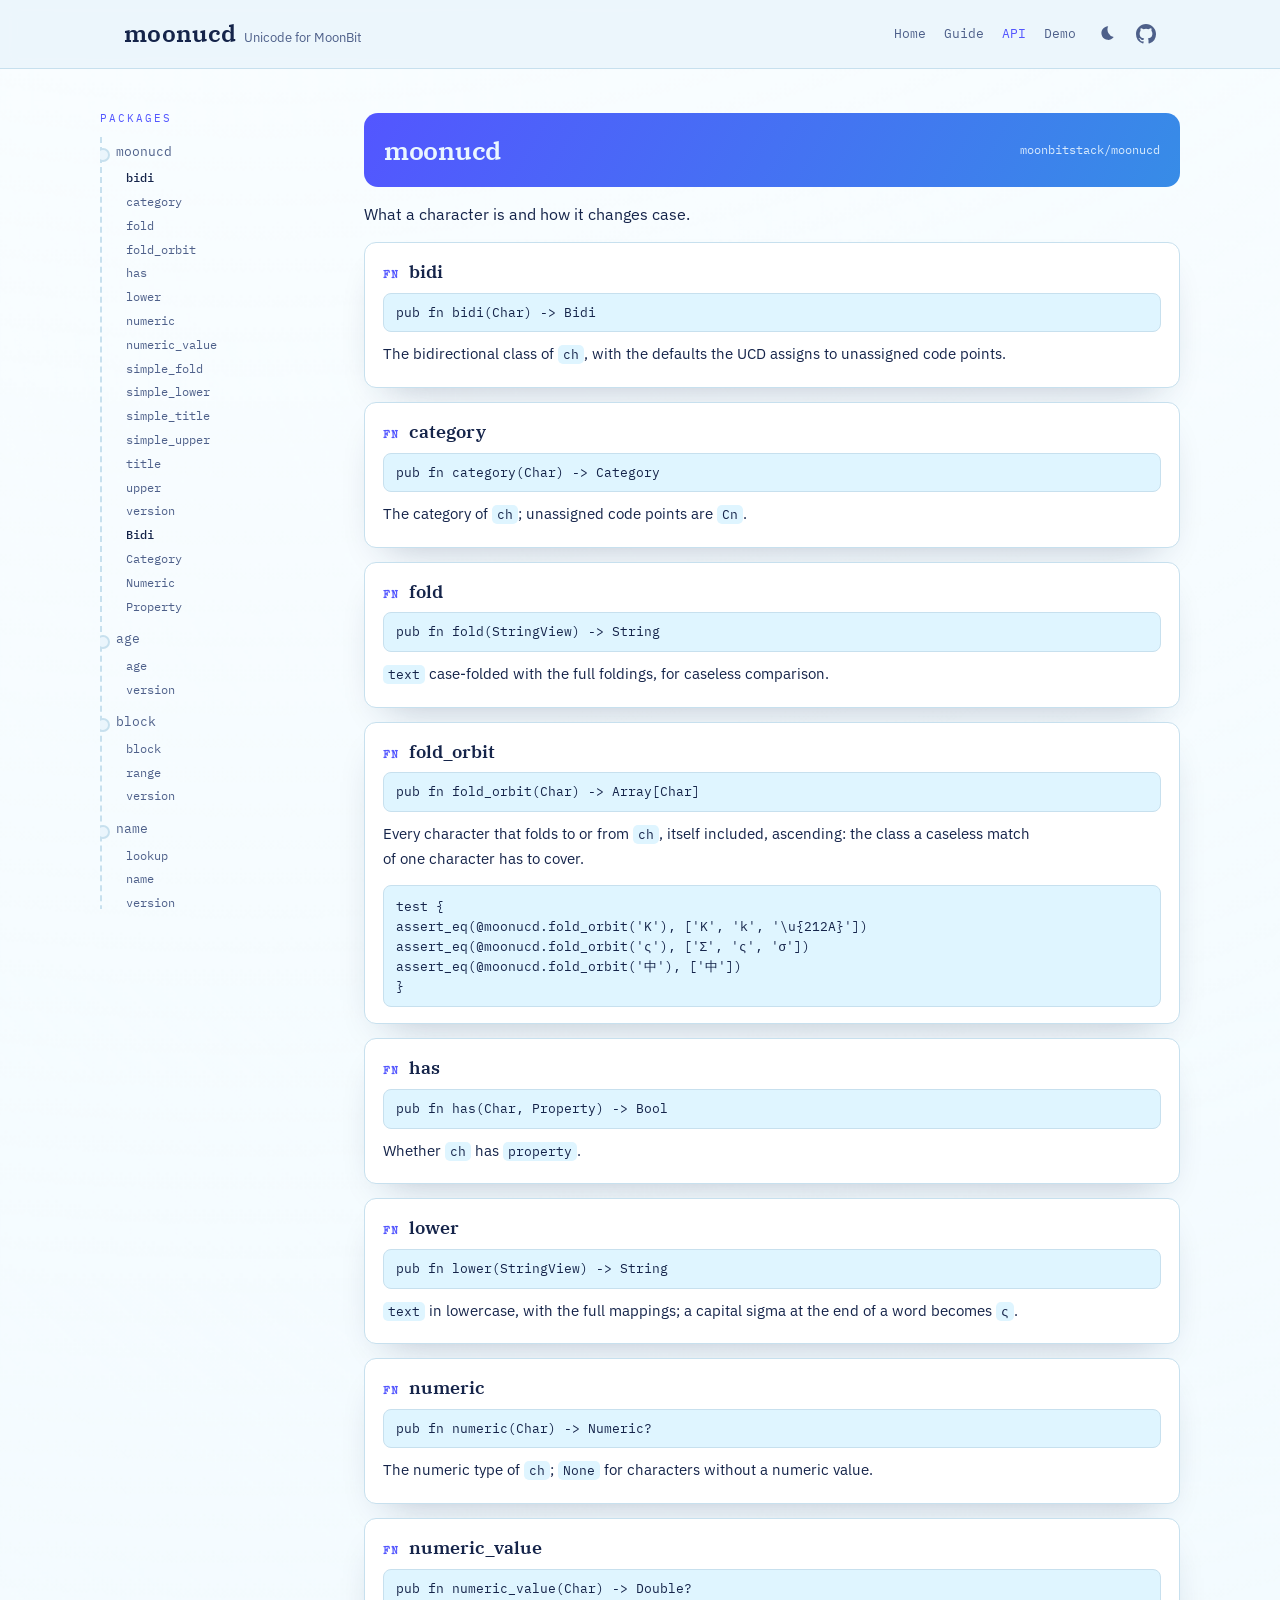
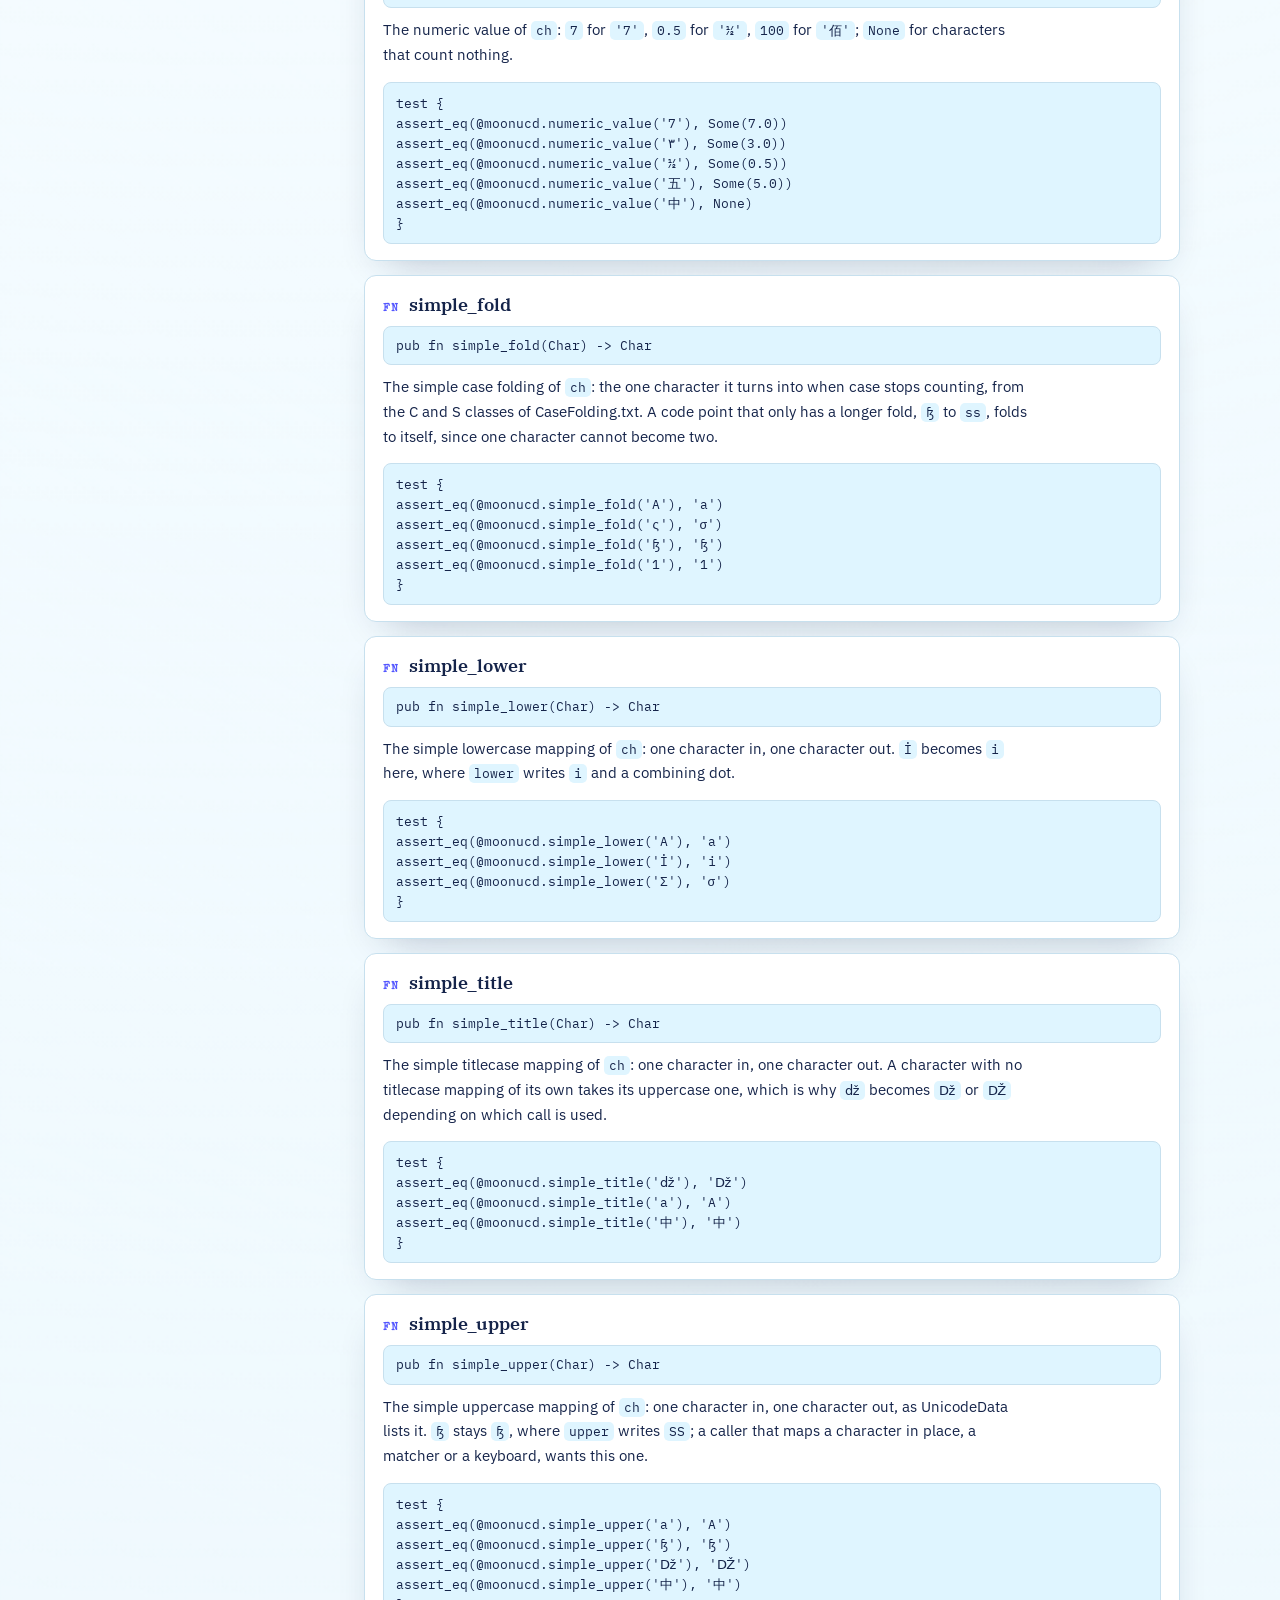
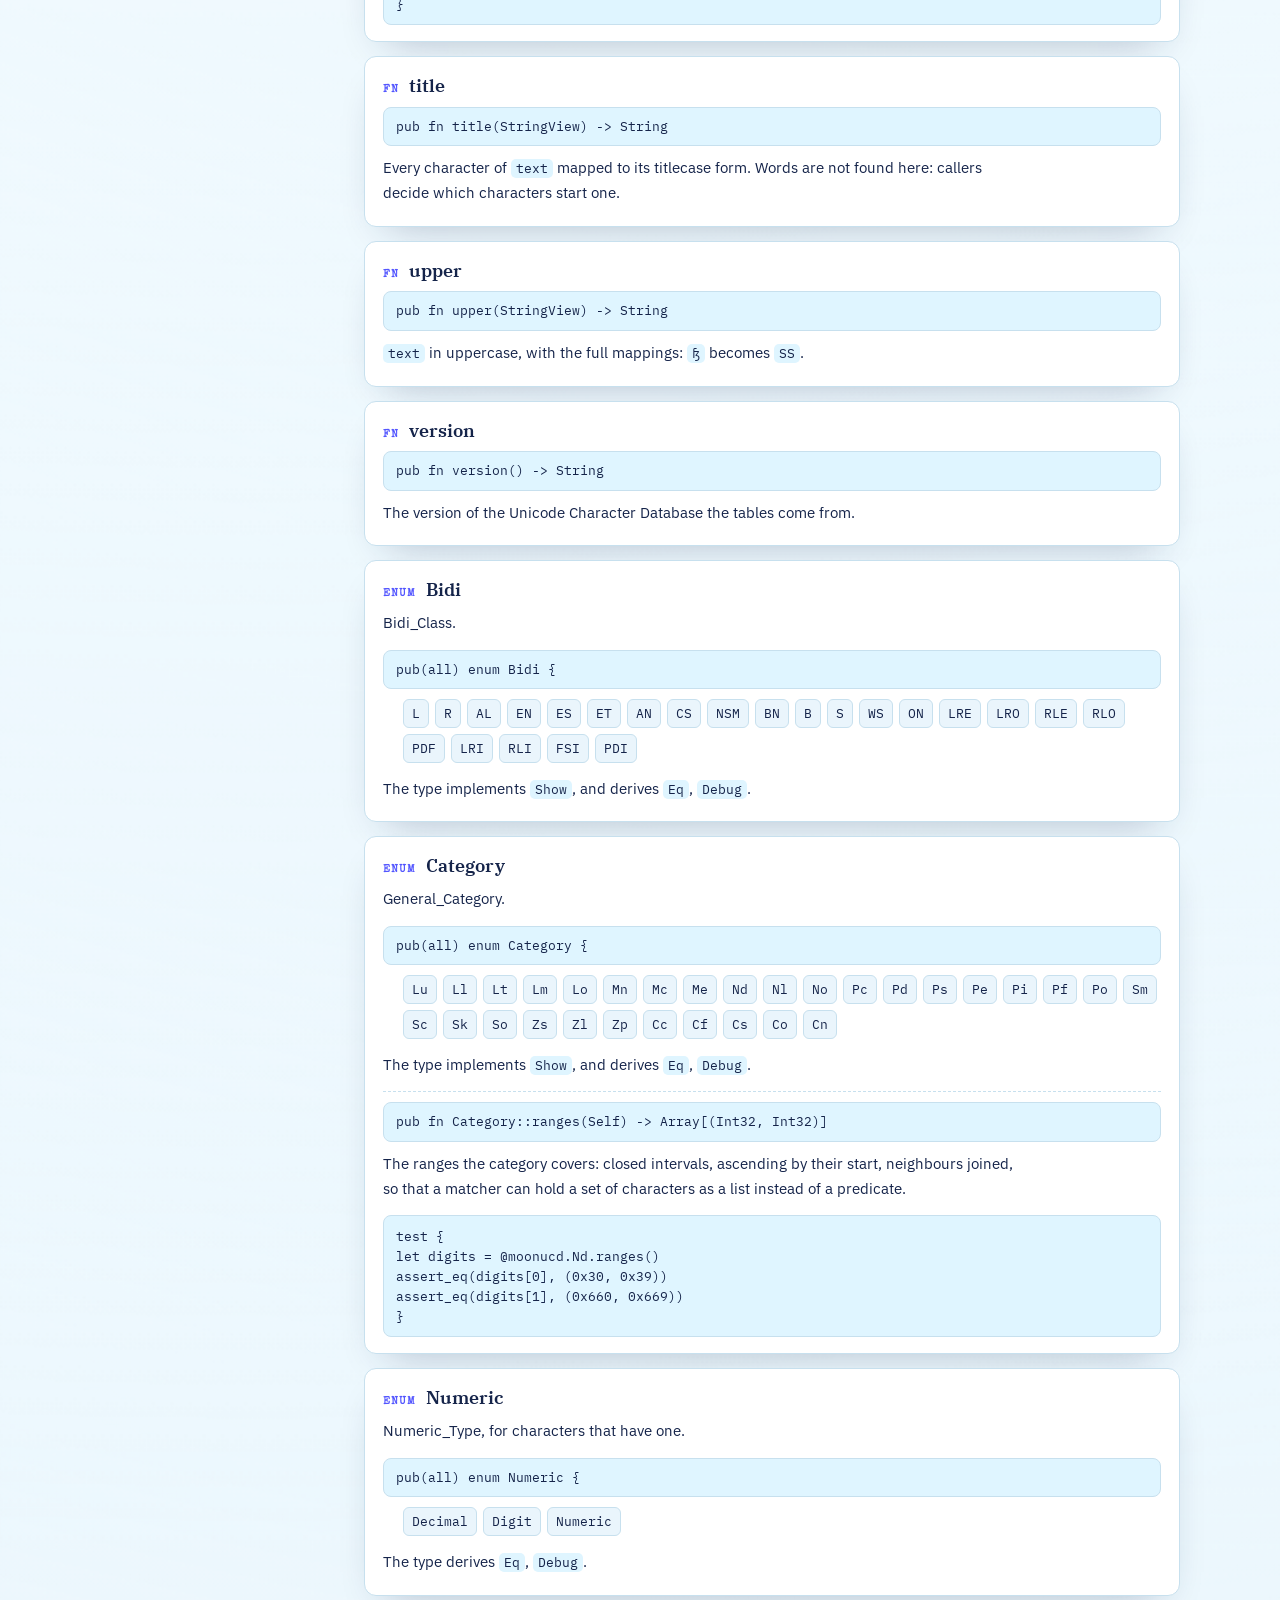
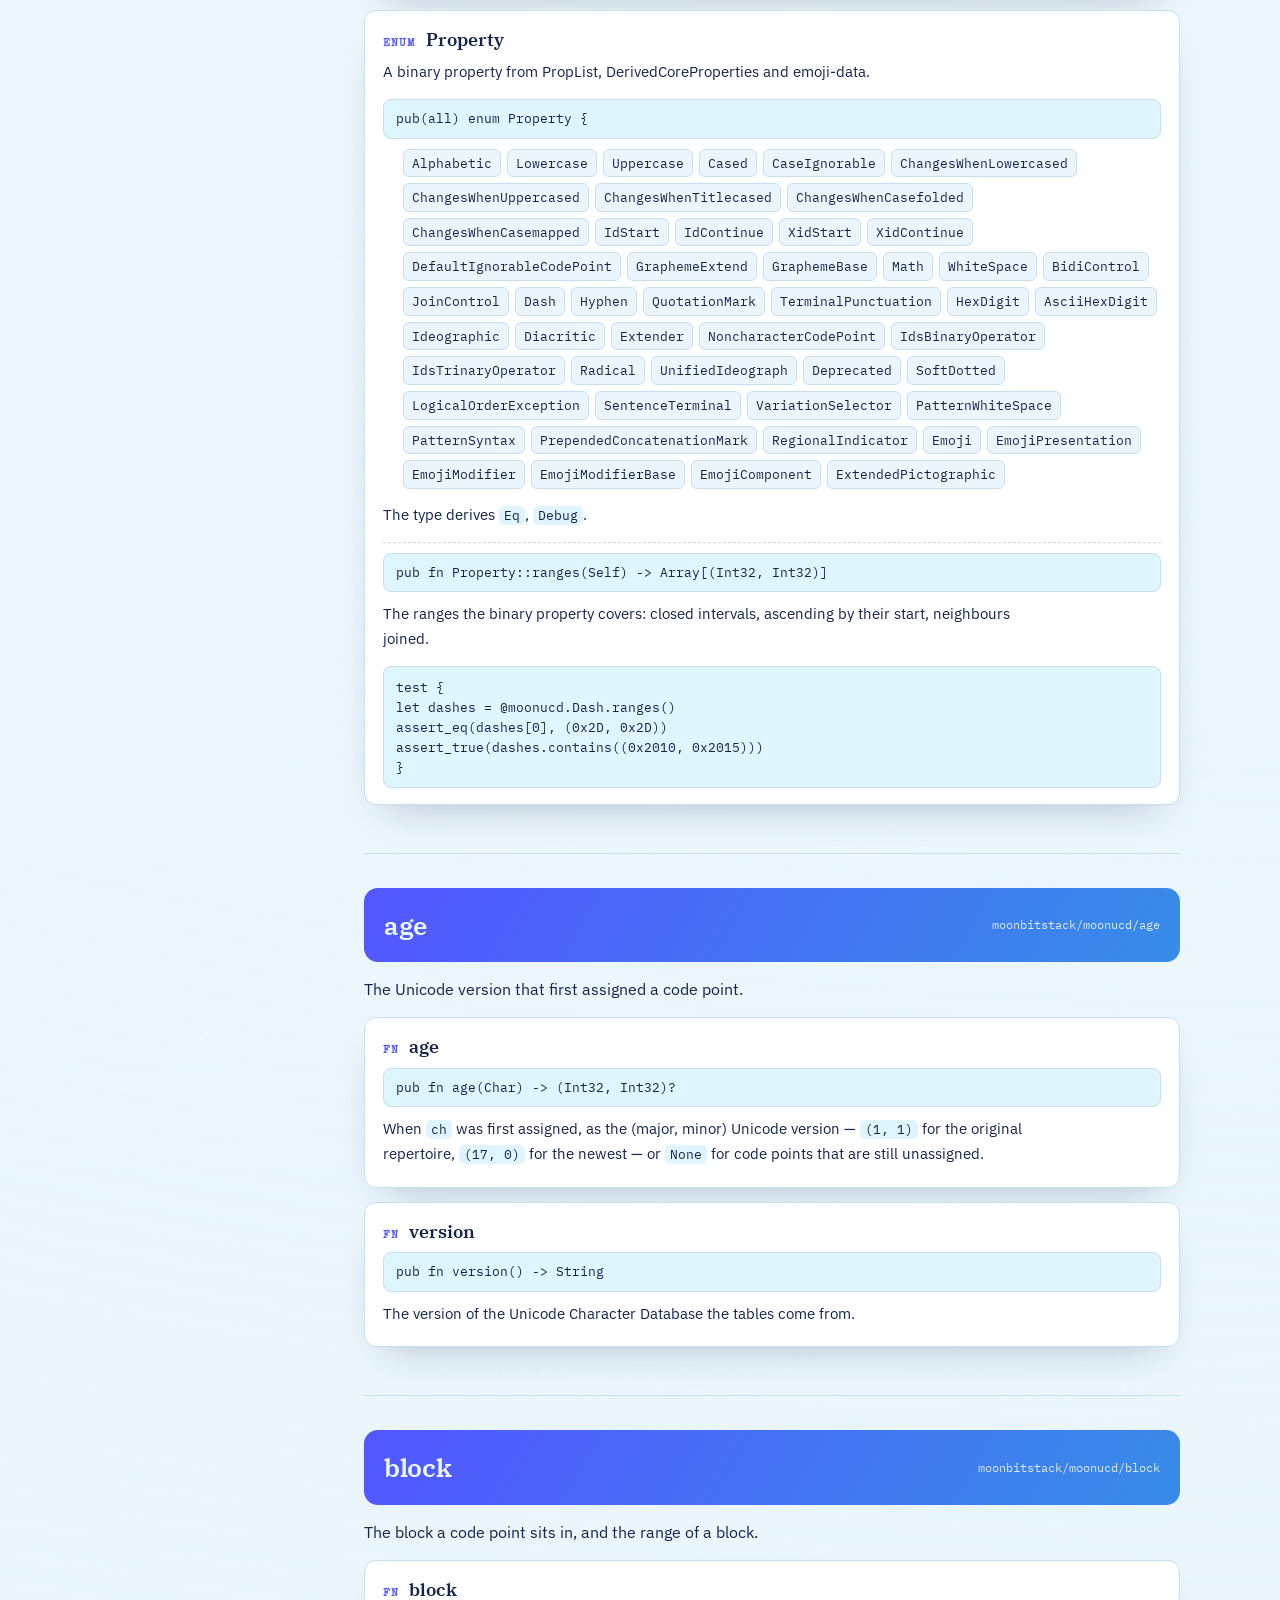
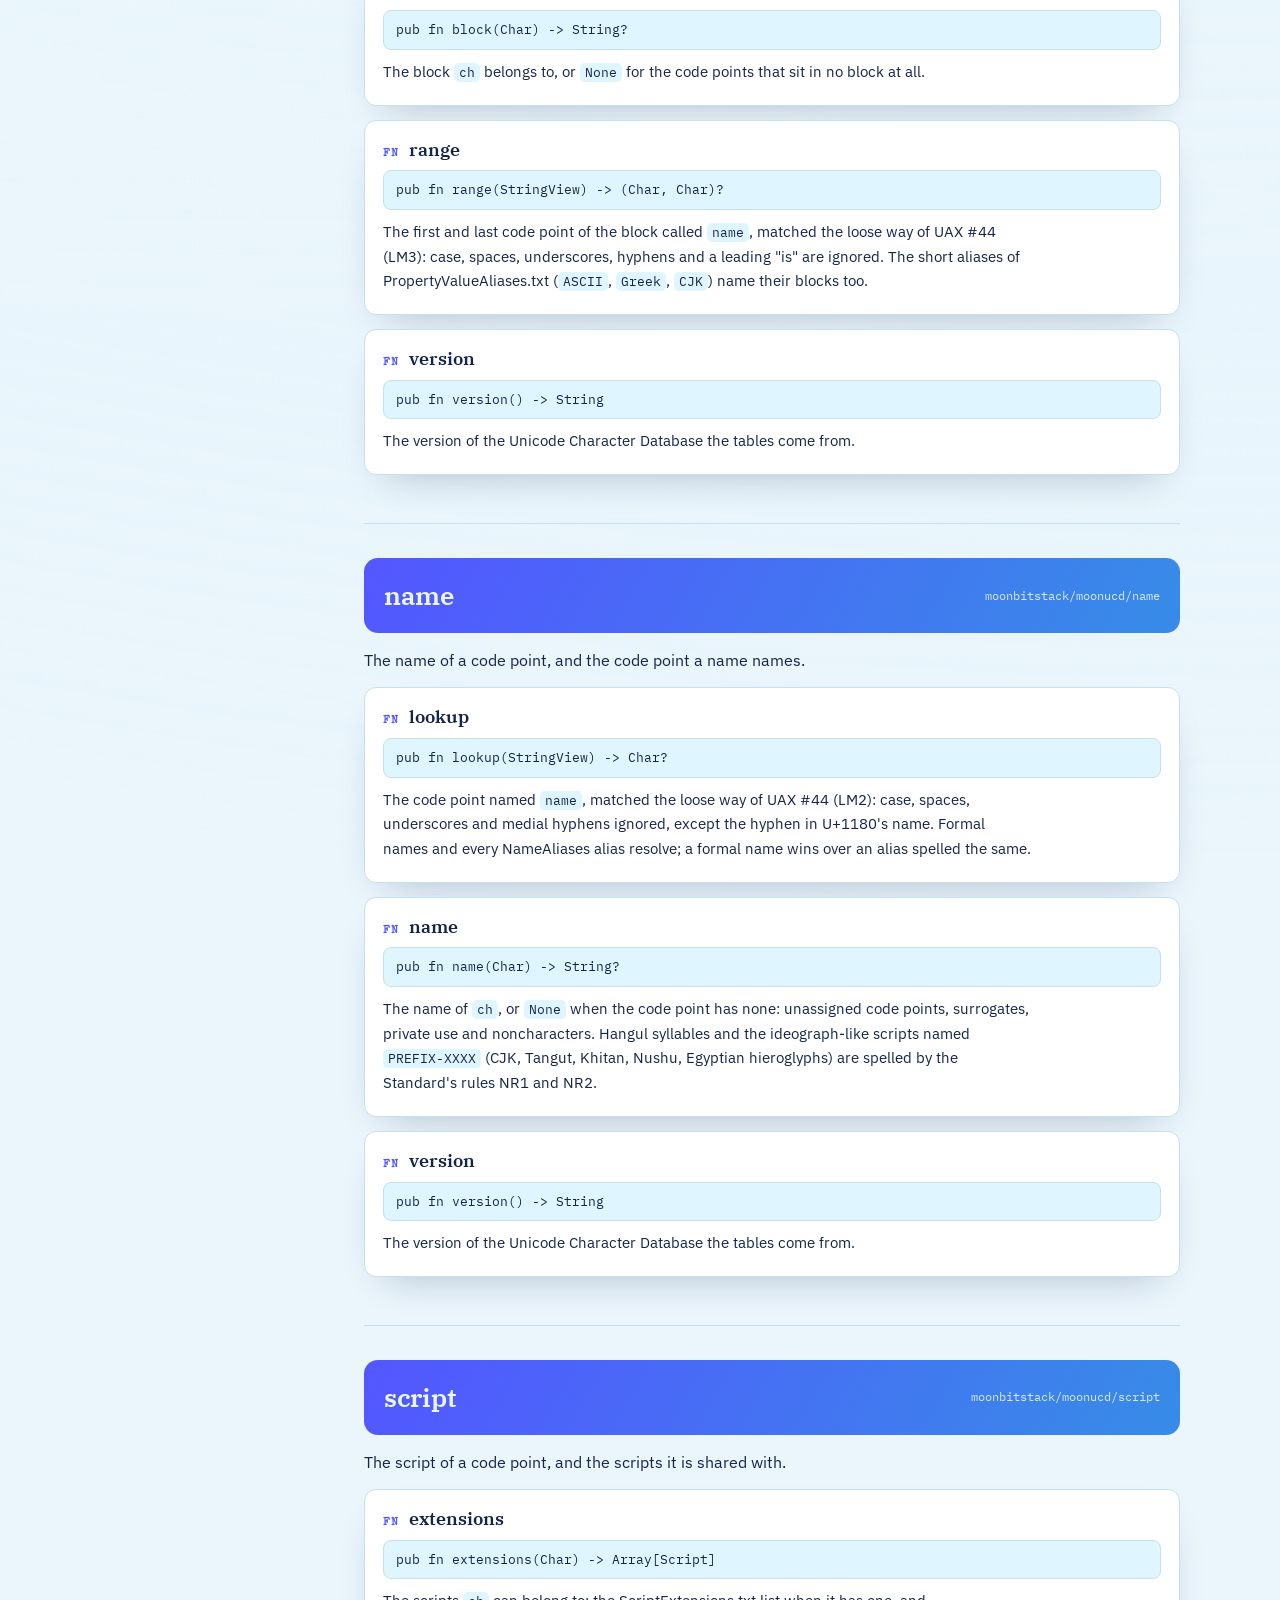
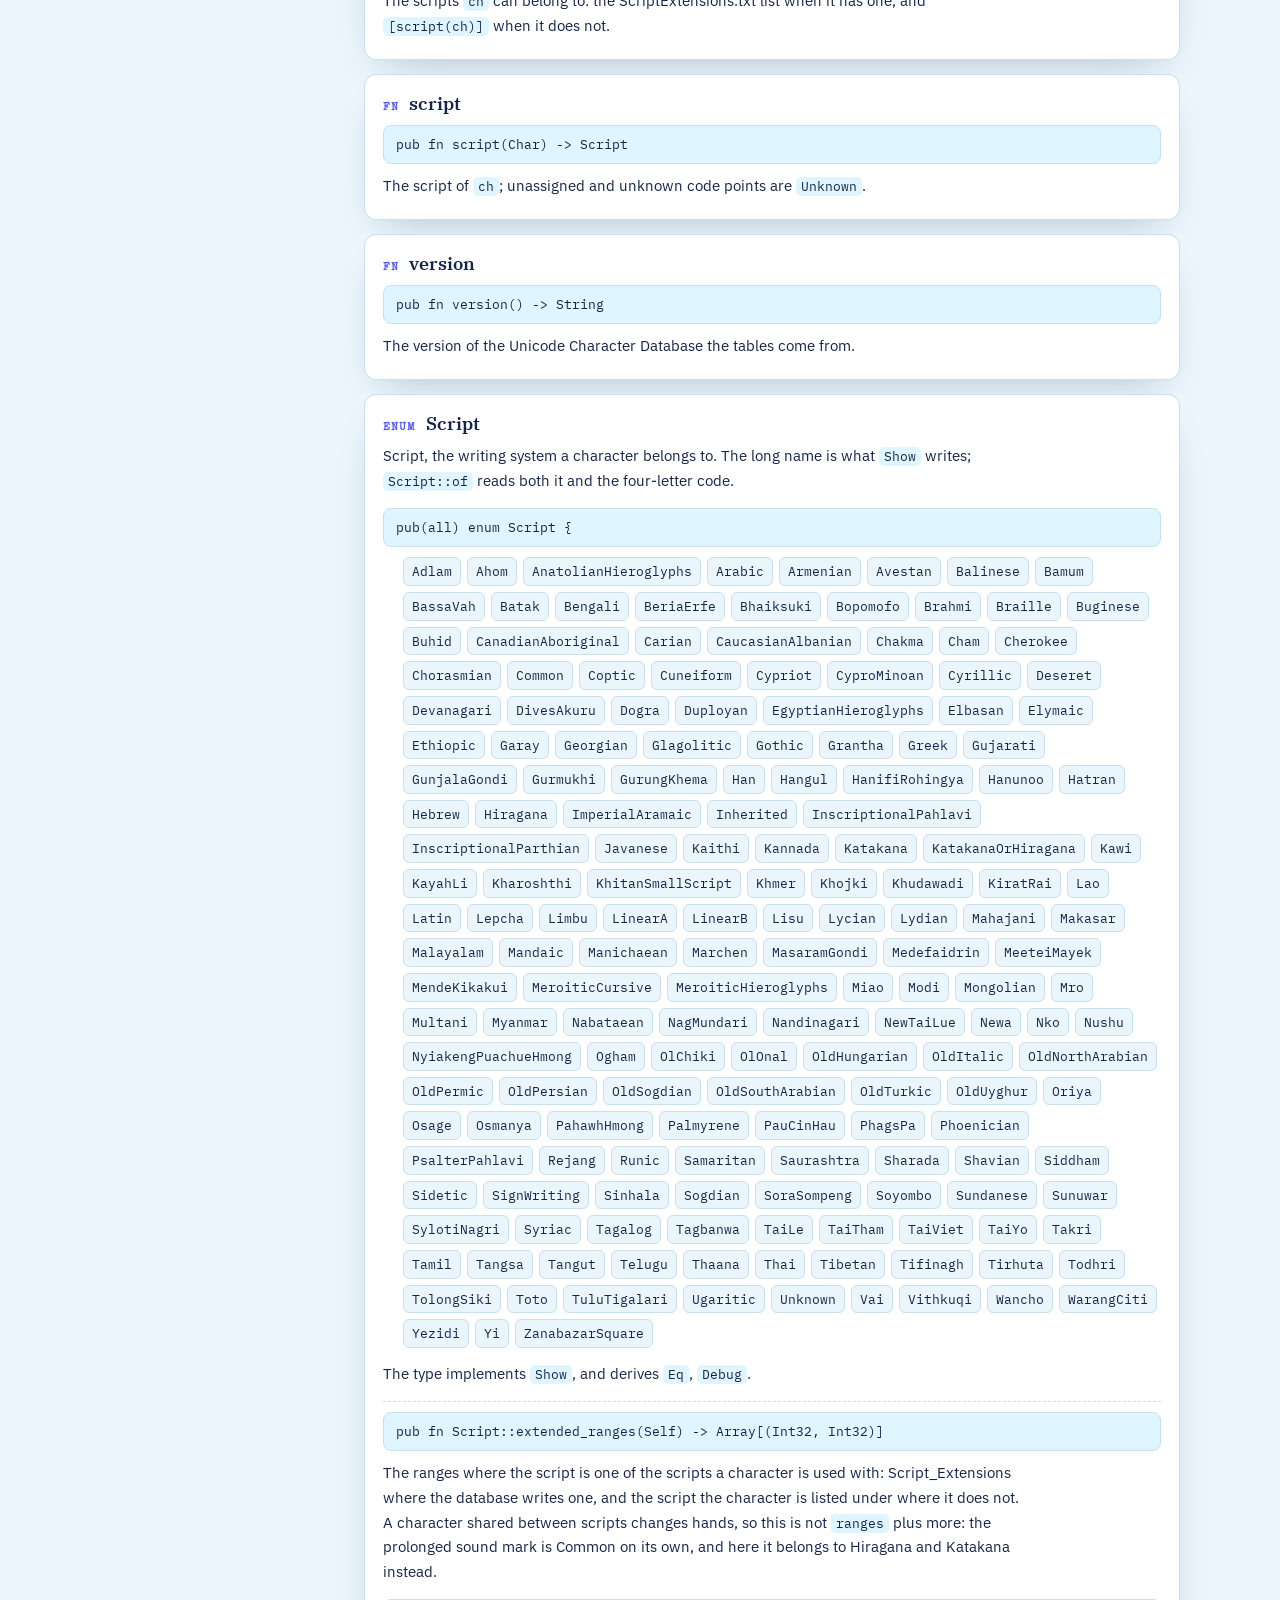
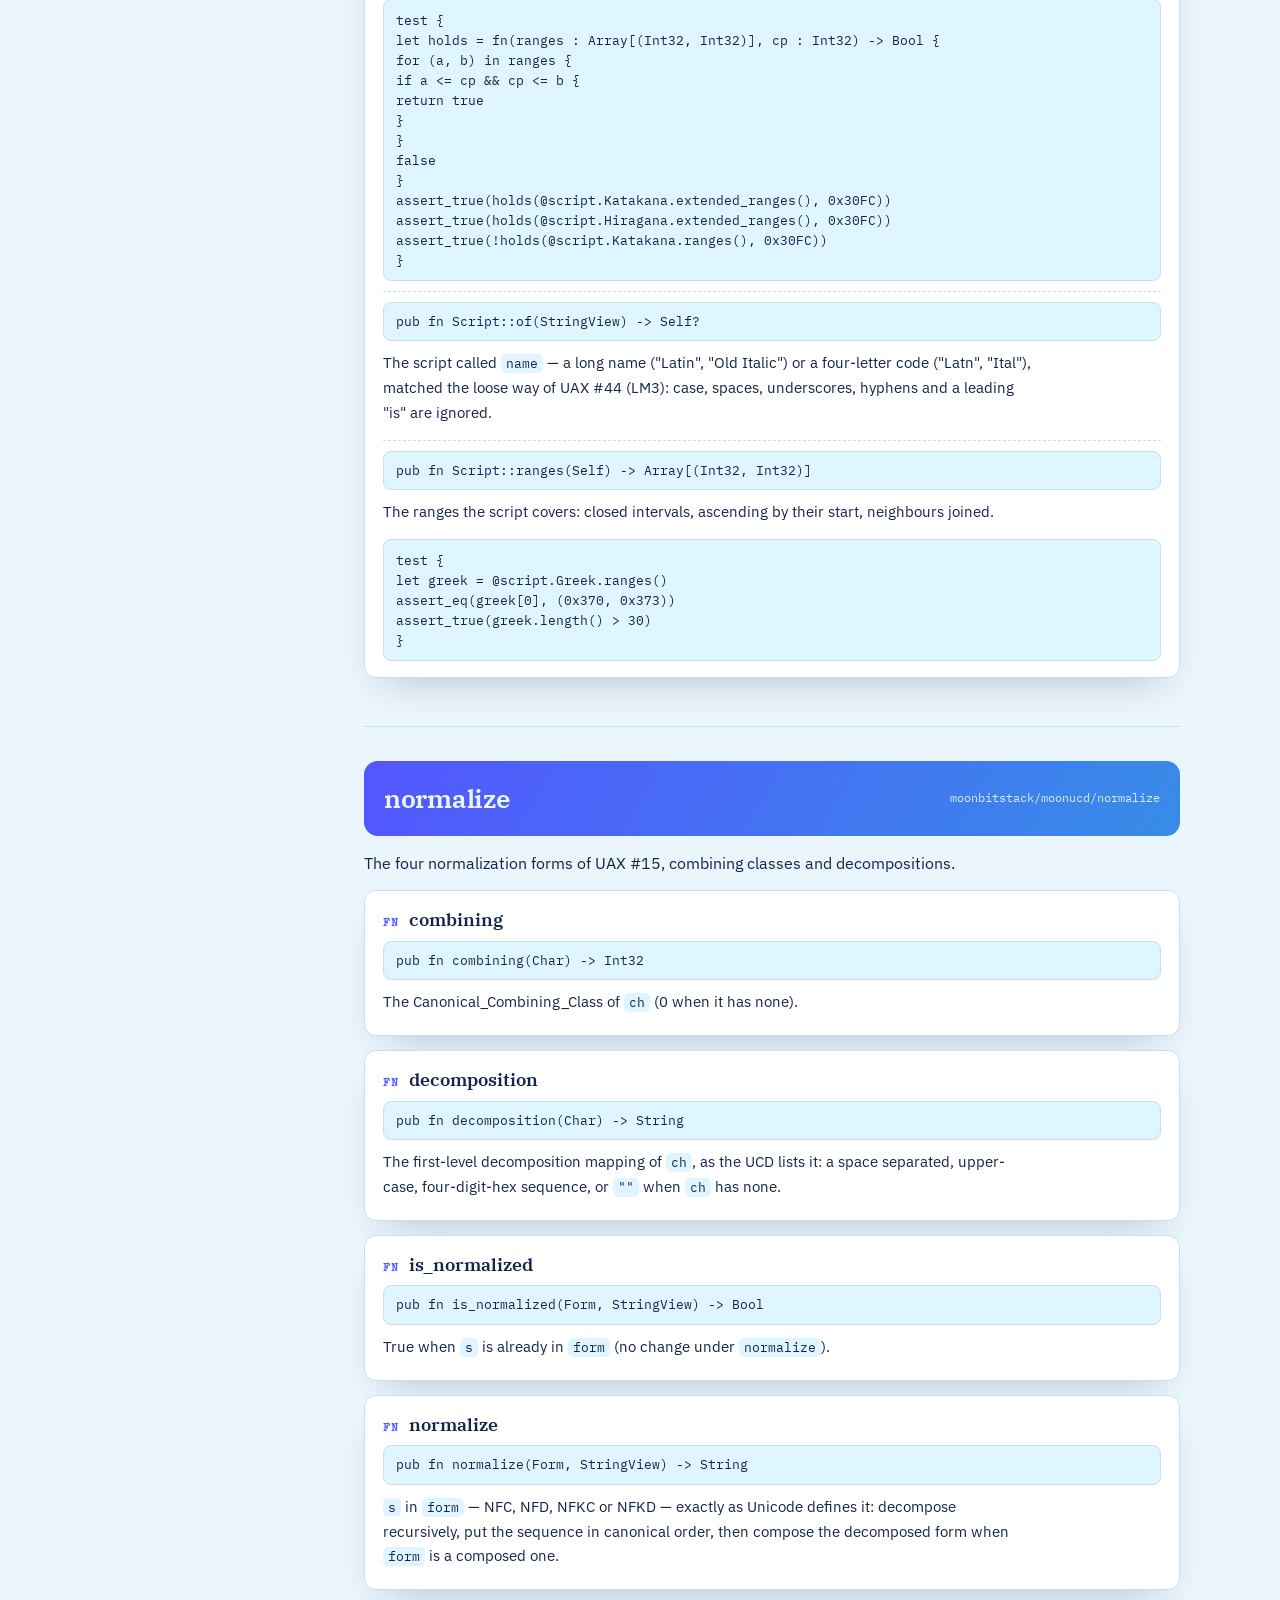
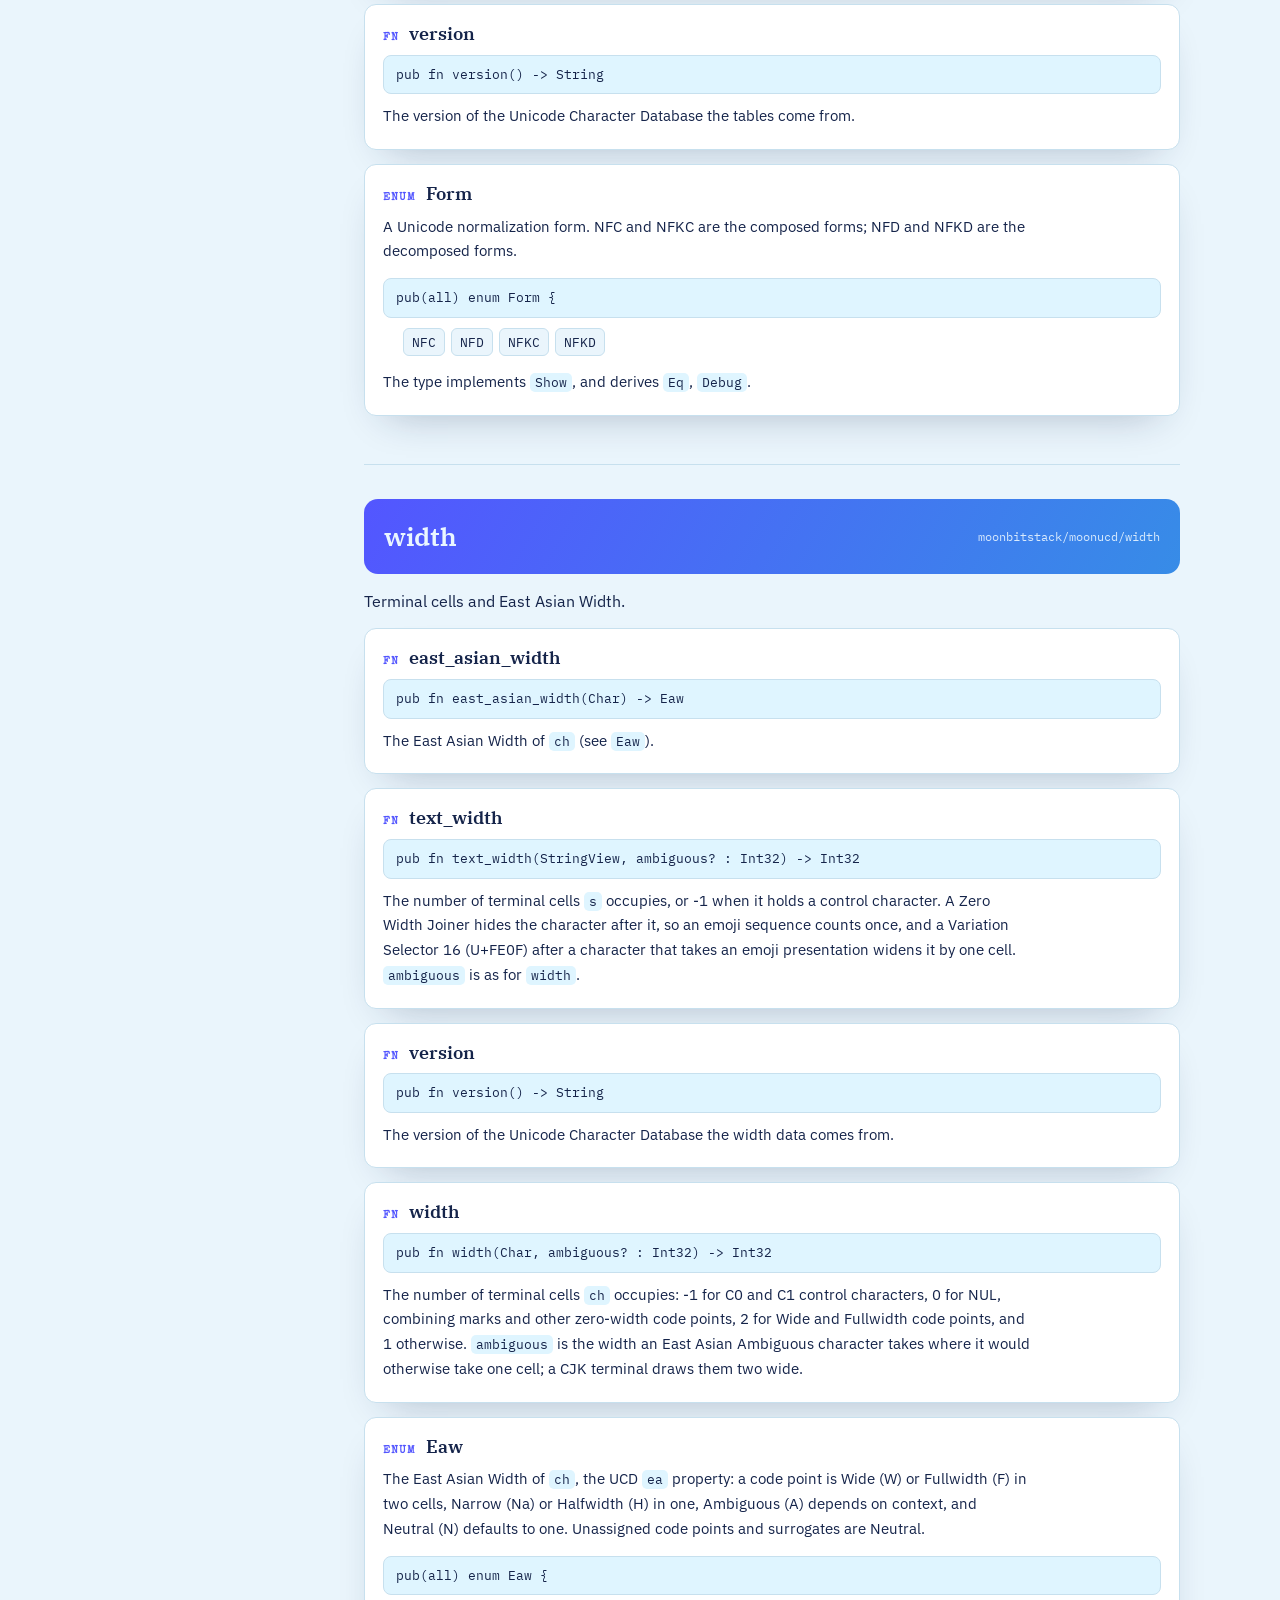
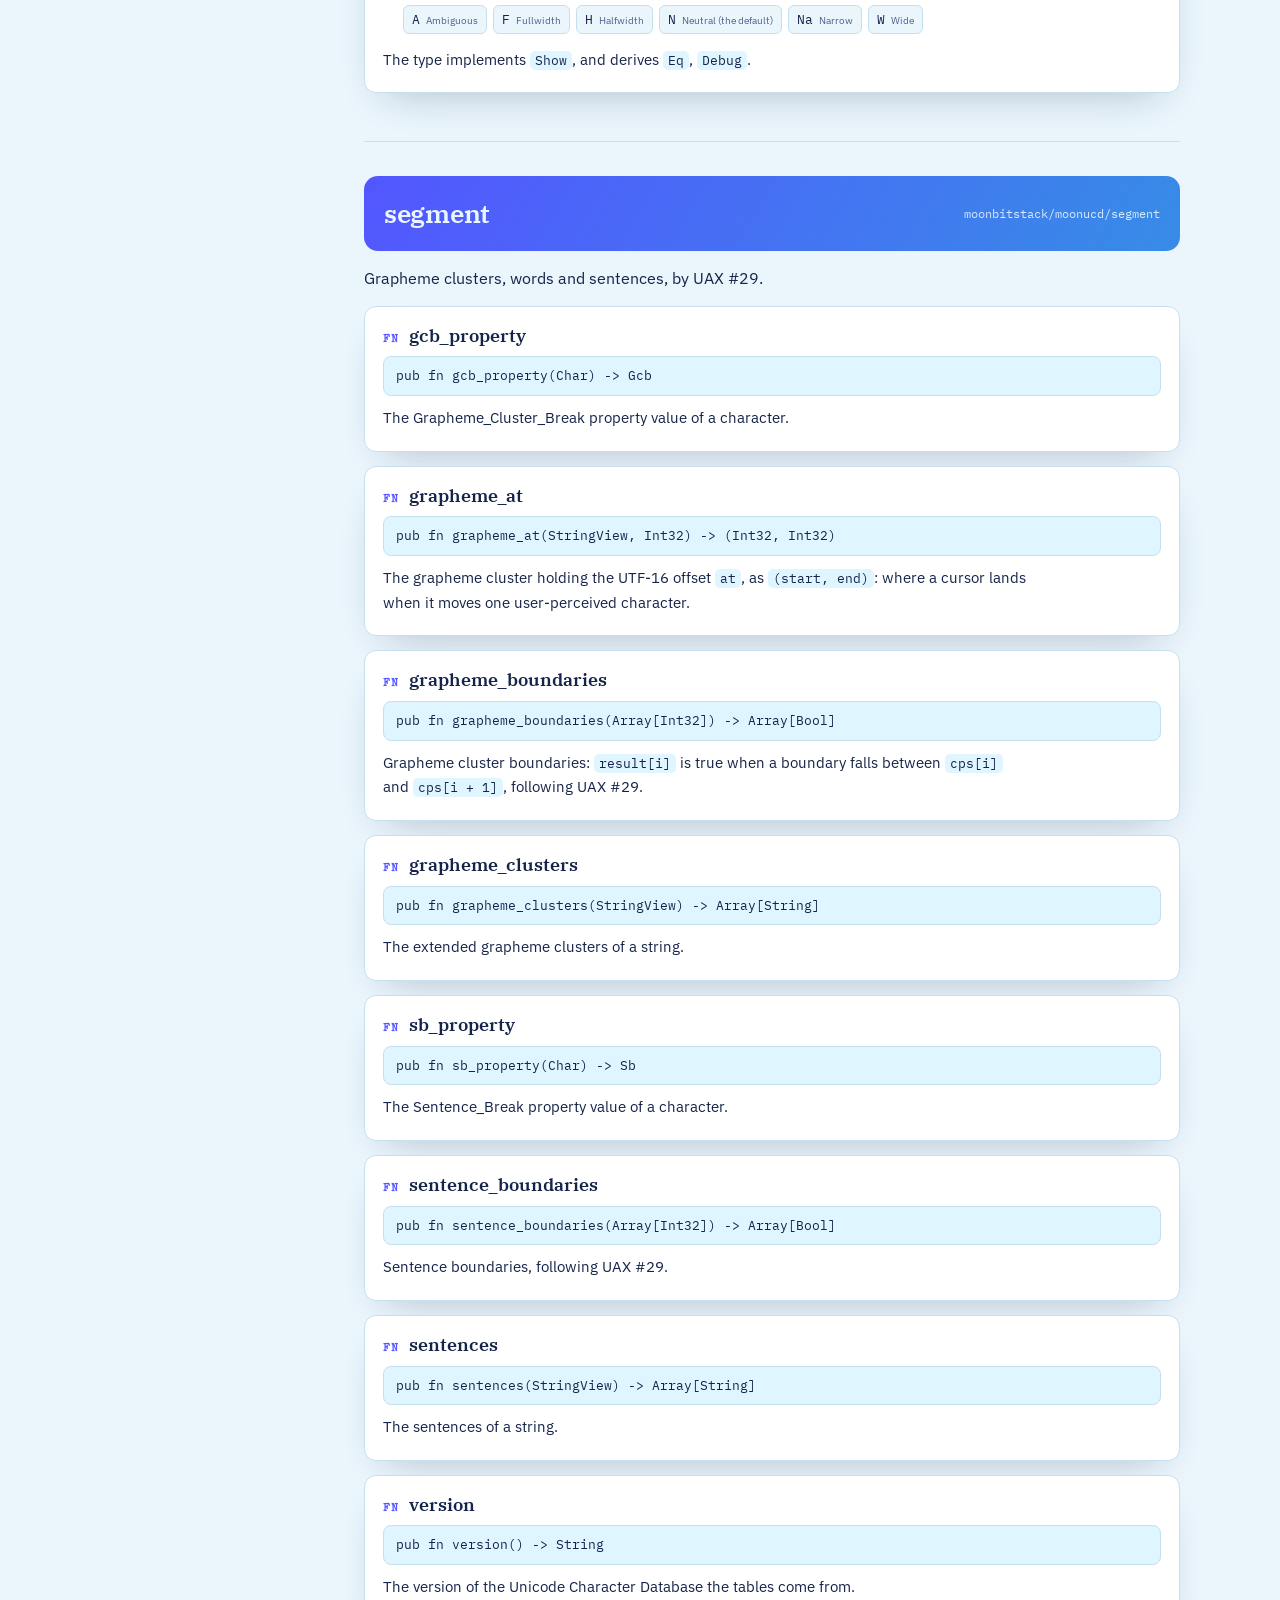
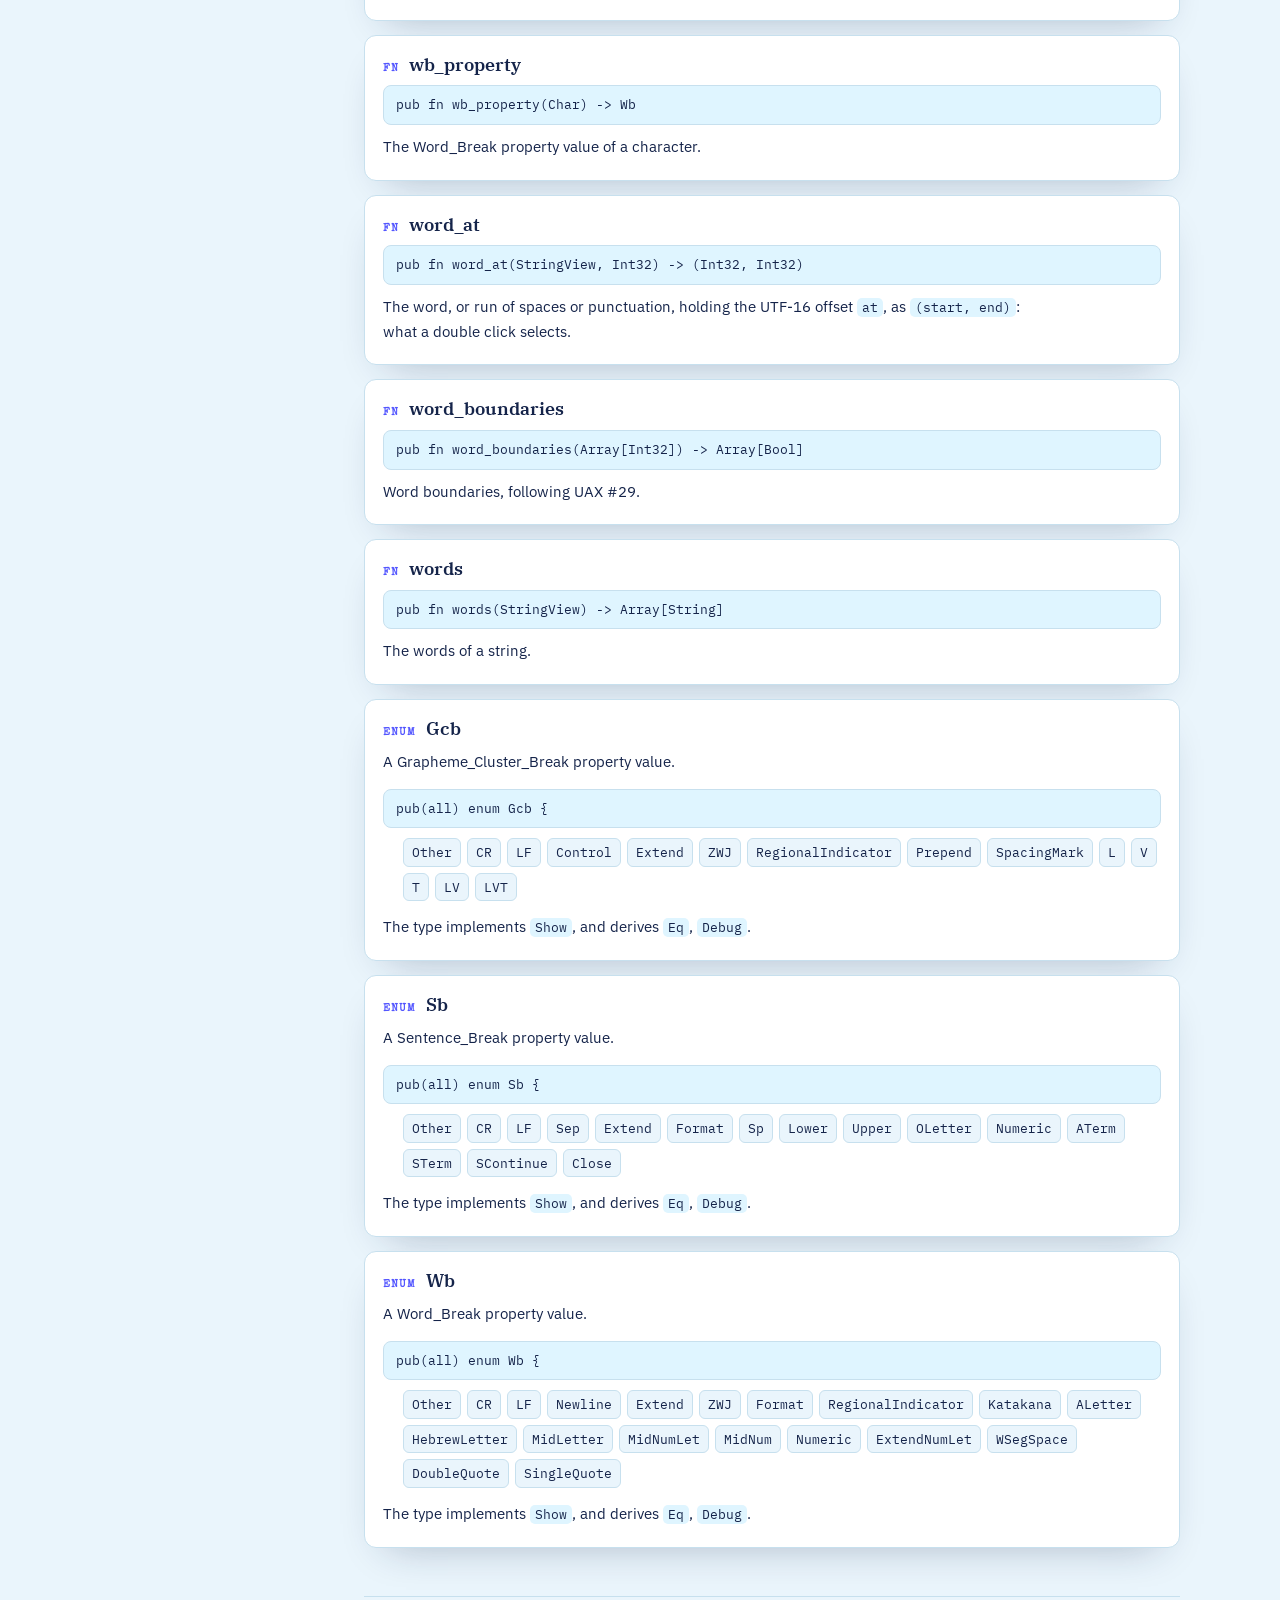
<file: docs/api.html>
<!doctype html>
<html lang="en">
<head>
<meta charset="utf-8">
<link rel="icon" href="data:image/svg+xml,%3Csvg xmlns='http://www.w3.org/2000/svg' viewBox='0 0 32 32'%3E%3Crect width='32' height='32' rx='6' fill='%235356ff'/%3E%3Ctext x='16' y='23' font-family='Georgia,serif' font-size='20' fill='%23eaf5fc' text-anchor='middle'%3E%E4%B8%AD%3C/text%3E%3C/svg%3E">
<meta name="viewport" content="width=device-width, initial-scale=1">
<title>API · moonucd</title>
<meta name="description" content="Every public function and type of the nine moonucd packages.">
<link rel="preconnect" href="https://fonts.googleapis.com">
<link rel="preconnect" href="https://fonts.gstatic.com" crossorigin>
<link href="https://fonts.googleapis.com/css2?family=Caveat:wght@500;600&family=IBM+Plex+Mono:wght@400;500&family=IBM+Plex+Sans:wght@400;500;600&family=IBM+Plex+Serif:ital,wght@0,400;0,500;0,600;0,700;1,400&family=Special+Elite&display=swap" rel="stylesheet">
<script src="assets/theme.js"></script>
<link rel="stylesheet" href="assets/site.css">
<script type="module" src="assets/scrollbar.js"></script>
</head>
<body>

<header class="site">
  <div class="bar">
    <div class="brand"><a href="./">moonucd</a><small>Unicode for MoonBit</small></div>
    <nav class="top">
      <a href="./">Home</a>
      <a href="guide.html">Guide</a>
      <a href="api.html" aria-current="page">API</a>
      <a href="demo.html">Demo</a>
      <button class="theme-toggle" type="button" aria-label="Switch to the dark theme" title="Switch to the dark theme">
        <svg class="i-moon" viewBox="0 0 16 16" aria-hidden="true"><path fill="currentColor" d="M9.6 1.2a6.4 6.4 0 1 0 5.2 10.1A7.2 7.2 0 0 1 9.6 1.2Z"/></svg>
        <svg class="i-sun" viewBox="0 0 16 16" aria-hidden="true"><circle cx="8" cy="8" r="3.1" fill="currentColor"/><g stroke="currentColor" stroke-width="1.2" stroke-linecap="round"><path d="M8 1.1v1.5M8 13.4v1.5M1.1 8h1.5M13.4 8h1.5M3.1 3.1l1.1 1.1M11.8 11.8l1.1 1.1M12.9 3.1l-1.1 1.1M4.2 11.8l-1.1 1.1"/></g></svg>
      </button>
      <a class="gh" href="https://github.com/moonbitstack/moonucd" aria-label="Source on GitHub"><svg viewBox="0 0 16 16" aria-hidden="true"><path fill="currentColor" d="M8 0C3.58 0 0 3.58 0 8a8 8 0 0 0 5.47 7.59c.4.07.55-.17.55-.38v-1.33c-2.23.48-2.7-1.07-2.7-1.07-.36-.92-.89-1.17-.89-1.17-.73-.5.06-.49.06-.49.8.06 1.23.83 1.23.83.72 1.22 1.88.87 2.34.66.07-.52.28-.87.5-1.07-1.78-.2-3.65-.89-3.65-3.95 0-.87.31-1.59.82-2.15-.08-.2-.36-1.02.08-2.12 0 0 .67-.21 2.2.82a7.6 7.6 0 0 1 4 0c1.53-1.04 2.2-.82 2.2-.82.44 1.1.16 1.92.08 2.12.51.56.82 1.27.82 2.15 0 3.07-1.87 3.75-3.65 3.95.29.25.54.73.54 1.48v2.2c0 .21.15.46.55.38A8 8 0 0 0 16 8c0-4.42-3.58-8-8-8Z"/></svg></a>
    </nav>
  </div>
</header>

<main class="wrap doc">

  <aside class="itinerary">
    <p class="label">Packages</p>
    <ol>
<li><a href="#moonucd-top">moonucd</a><ol class="sub">
<li><a href="#moonucd-bidi">bidi</a></li>
<li><a href="#moonucd-category">category</a></li>
<li><a href="#moonucd-fold">fold</a></li>
<li><a href="#moonucd-fold_orbit">fold_orbit</a></li>
<li><a href="#moonucd-has">has</a></li>
<li><a href="#moonucd-lower">lower</a></li>
<li><a href="#moonucd-numeric">numeric</a></li>
<li><a href="#moonucd-numeric_value">numeric_value</a></li>
<li><a href="#moonucd-simple_fold">simple_fold</a></li>
<li><a href="#moonucd-simple_lower">simple_lower</a></li>
<li><a href="#moonucd-simple_title">simple_title</a></li>
<li><a href="#moonucd-simple_upper">simple_upper</a></li>
<li><a href="#moonucd-title">title</a></li>
<li><a href="#moonucd-upper">upper</a></li>
<li><a href="#moonucd-version">version</a></li>
<li><a href="#moonucd-bidi">Bidi</a></li>
<li><a href="#moonucd-category">Category</a></li>
<li><a href="#moonucd-numeric">Numeric</a></li>
<li><a href="#moonucd-property">Property</a></li>
</ol></li>
<li><a href="#age-top">age</a><ol class="sub">
<li><a href="#age-age">age</a></li>
<li><a href="#age-version">version</a></li>
</ol></li>
<li><a href="#block-top">block</a><ol class="sub">
<li><a href="#block-block">block</a></li>
<li><a href="#block-range">range</a></li>
<li><a href="#block-version">version</a></li>
</ol></li>
<li><a href="#name-top">name</a><ol class="sub">
<li><a href="#name-lookup">lookup</a></li>
<li><a href="#name-name">name</a></li>
<li><a href="#name-version">version</a></li>
</ol></li>
<li><a href="#script-top">script</a><ol class="sub">
<li><a href="#script-extensions">extensions</a></li>
<li><a href="#script-script">script</a></li>
<li><a href="#script-version">version</a></li>
<li><a href="#script-script">Script</a></li>
</ol></li>
<li><a href="#normalize-top">normalize</a><ol class="sub">
<li><a href="#normalize-combining">combining</a></li>
<li><a href="#normalize-decomposition">decomposition</a></li>
<li><a href="#normalize-is_normalized">is_normalized</a></li>
<li><a href="#normalize-normalize">normalize</a></li>
<li><a href="#normalize-version">version</a></li>
<li><a href="#normalize-form">Form</a></li>
</ol></li>
<li><a href="#width-top">width</a><ol class="sub">
<li><a href="#width-east_asian_width">east_asian_width</a></li>
<li><a href="#width-text_width">text_width</a></li>
<li><a href="#width-version">version</a></li>
<li><a href="#width-width">width</a></li>
<li><a href="#width-eaw">Eaw</a></li>
</ol></li>
<li><a href="#segment-top">segment</a><ol class="sub">
<li><a href="#segment-gcb_property">gcb_property</a></li>
<li><a href="#segment-grapheme_at">grapheme_at</a></li>
<li><a href="#segment-grapheme_boundaries">grapheme_boundaries</a></li>
<li><a href="#segment-grapheme_clusters">grapheme_clusters</a></li>
<li><a href="#segment-sb_property">sb_property</a></li>
<li><a href="#segment-sentence_boundaries">sentence_boundaries</a></li>
<li><a href="#segment-sentences">sentences</a></li>
<li><a href="#segment-version">version</a></li>
<li><a href="#segment-wb_property">wb_property</a></li>
<li><a href="#segment-word_at">word_at</a></li>
<li><a href="#segment-word_boundaries">word_boundaries</a></li>
<li><a href="#segment-words">words</a></li>
<li><a href="#segment-gcb">Gcb</a></li>
<li><a href="#segment-sb">Sb</a></li>
<li><a href="#segment-wb">Wb</a></li>
</ol></li>
<li><a href="#linebreak-top">linebreak</a><ol class="sub">
<li><a href="#linebreak-breaks">breaks</a></li>
<li><a href="#linebreak-lb_property">lb_property</a></li>
<li><a href="#linebreak-linebreak_boundaries">linebreak_boundaries</a></li>
<li><a href="#linebreak-linebreaks">linebreaks</a></li>
<li><a href="#linebreak-version">version</a></li>
<li><a href="#linebreak-lb">Lb</a></li>
</ol></li>
    </ol>
  </aside>

  <article class="page reference">
<section id="moonucd-top">
<div class="band-head"><h2>moonucd</h2><span class="route">moonbitstack/moonucd</span></div>
<p>What a character is and how it changes case.</p>
<div class="entry" id="moonucd-bidi">
<h3><span class="kind">fn</span>bidi</h3>
<pre class="sig">pub fn bidi(Char) -&gt; Bidi</pre><p>The bidirectional class of <code>ch</code>, with the defaults the UCD assigns to
unassigned code points.</p></div>
<div class="entry" id="moonucd-category">
<h3><span class="kind">fn</span>category</h3>
<pre class="sig">pub fn category(Char) -&gt; Category</pre><p>The category of <code>ch</code>; unassigned code points are <code>Cn</code>.</p></div>
<div class="entry" id="moonucd-fold">
<h3><span class="kind">fn</span>fold</h3>
<pre class="sig">pub fn fold(StringView) -&gt; String</pre><p><code>text</code> case-folded with the full foldings, for caseless comparison.</p></div>
<div class="entry" id="moonucd-fold_orbit">
<h3><span class="kind">fn</span>fold_orbit</h3>
<pre class="sig">pub fn fold_orbit(Char) -&gt; Array[Char]</pre><p>Every character that folds to or from <code>ch</code>, itself included, ascending:
the class a caseless match of one character has to cover.</p><pre class="code">test {
assert_eq(@moonucd.fold_orbit('K'), ['K', 'k', '\u{212A}'])
assert_eq(@moonucd.fold_orbit('ς'), ['Σ', 'ς', 'σ'])
assert_eq(@moonucd.fold_orbit('中'), ['中'])
}</pre></div>
<div class="entry" id="moonucd-has">
<h3><span class="kind">fn</span>has</h3>
<pre class="sig">pub fn has(Char, Property) -&gt; Bool</pre><p>Whether <code>ch</code> has <code>property</code>.</p></div>
<div class="entry" id="moonucd-lower">
<h3><span class="kind">fn</span>lower</h3>
<pre class="sig">pub fn lower(StringView) -&gt; String</pre><p><code>text</code> in lowercase, with the full mappings; a capital sigma at the end
of a word becomes <code>ς</code>.</p></div>
<div class="entry" id="moonucd-numeric">
<h3><span class="kind">fn</span>numeric</h3>
<pre class="sig">pub fn numeric(Char) -&gt; Numeric?</pre><p>The numeric type of <code>ch</code>; <code>None</code> for characters without a numeric value.</p></div>
<div class="entry" id="moonucd-numeric_value">
<h3><span class="kind">fn</span>numeric_value</h3>
<pre class="sig">pub fn numeric_value(Char) -&gt; Double?</pre><p>The numeric value of <code>ch</code>: <code>7</code> for <code>'7'</code>, <code>0.5</code> for <code>'½'</code>, <code>100</code> for
<code>'佰'</code>; <code>None</code> for characters that count nothing.</p><pre class="code">test {
assert_eq(@moonucd.numeric_value('7'), Some(7.0))
assert_eq(@moonucd.numeric_value('٣'), Some(3.0))
assert_eq(@moonucd.numeric_value('½'), Some(0.5))
assert_eq(@moonucd.numeric_value('五'), Some(5.0))
assert_eq(@moonucd.numeric_value('中'), None)
}</pre></div>
<div class="entry" id="moonucd-simple_fold">
<h3><span class="kind">fn</span>simple_fold</h3>
<pre class="sig">pub fn simple_fold(Char) -&gt; Char</pre><p>The simple case folding of <code>ch</code>: the one character it turns into when case
stops counting, from the C and S classes of CaseFolding.txt. A code point
that only has a longer fold, <code>ß</code> to <code>ss</code>, folds to itself, since one
character cannot become two.</p><pre class="code">test {
assert_eq(@moonucd.simple_fold('A'), 'a')
assert_eq(@moonucd.simple_fold('ς'), 'σ')
assert_eq(@moonucd.simple_fold('ß'), 'ß')
assert_eq(@moonucd.simple_fold('1'), '1')
}</pre></div>
<div class="entry" id="moonucd-simple_lower">
<h3><span class="kind">fn</span>simple_lower</h3>
<pre class="sig">pub fn simple_lower(Char) -&gt; Char</pre><p>The simple lowercase mapping of <code>ch</code>: one character in, one character out.
<code>İ</code> becomes <code>i</code> here, where <code>lower</code> writes <code>i</code> and a combining dot.</p><pre class="code">test {
assert_eq(@moonucd.simple_lower('A'), 'a')
assert_eq(@moonucd.simple_lower('İ'), 'i')
assert_eq(@moonucd.simple_lower('Σ'), 'σ')
}</pre></div>
<div class="entry" id="moonucd-simple_title">
<h3><span class="kind">fn</span>simple_title</h3>
<pre class="sig">pub fn simple_title(Char) -&gt; Char</pre><p>The simple titlecase mapping of <code>ch</code>: one character in, one character out.
A character with no titlecase mapping of its own takes its uppercase one,
which is why <code>ǆ</code> becomes <code>ǅ</code> or <code>Ǆ</code> depending on which call is used.</p><pre class="code">test {
assert_eq(@moonucd.simple_title('ǆ'), 'ǅ')
assert_eq(@moonucd.simple_title('a'), 'A')
assert_eq(@moonucd.simple_title('中'), '中')
}</pre></div>
<div class="entry" id="moonucd-simple_upper">
<h3><span class="kind">fn</span>simple_upper</h3>
<pre class="sig">pub fn simple_upper(Char) -&gt; Char</pre><p>The simple uppercase mapping of <code>ch</code>: one character in, one character out,
as UnicodeData lists it. <code>ß</code> stays <code>ß</code>, where <code>upper</code> writes <code>SS</code>; a caller
that maps a character in place, a matcher or a keyboard, wants this one.</p><pre class="code">test {
assert_eq(@moonucd.simple_upper('a'), 'A')
assert_eq(@moonucd.simple_upper('ß'), 'ß')
assert_eq(@moonucd.simple_upper('ǅ'), 'Ǆ')
assert_eq(@moonucd.simple_upper('中'), '中')
}</pre></div>
<div class="entry" id="moonucd-title">
<h3><span class="kind">fn</span>title</h3>
<pre class="sig">pub fn title(StringView) -&gt; String</pre><p>Every character of <code>text</code> mapped to its titlecase form. Words are not
found here: callers decide which characters start one.</p></div>
<div class="entry" id="moonucd-upper">
<h3><span class="kind">fn</span>upper</h3>
<pre class="sig">pub fn upper(StringView) -&gt; String</pre><p><code>text</code> in uppercase, with the full mappings: <code>ß</code> becomes <code>SS</code>.</p></div>
<div class="entry" id="moonucd-version">
<h3><span class="kind">fn</span>version</h3>
<pre class="sig">pub fn version() -&gt; String</pre><p>The version of the Unicode Character Database the tables come from.</p></div>
<div class="entry" id="moonucd-bidi">
<h3><span class="kind">enum</span>Bidi</h3>
<p>Bidi_Class.</p>
<pre class="sig">pub(all) enum Bidi {</pre>
<ul class="variants"><li>L</li><li>R</li><li>AL</li><li>EN</li><li>ES</li><li>ET</li><li>AN</li><li>CS</li><li>NSM</li><li>BN</li><li>B</li><li>S</li><li>WS</li><li>ON</li><li>LRE</li><li>LRO</li><li>RLE</li><li>RLO</li><li>PDF</li><li>LRI</li><li>RLI</li><li>FSI</li><li>PDI</li></ul>
<p>The type implements <code>Show</code>, and derives <code>Eq</code>, <code>Debug</code>.</p>
</div>
<div class="entry" id="moonucd-category">
<h3><span class="kind">enum</span>Category</h3>
<p>General_Category.</p>
<pre class="sig">pub(all) enum Category {</pre>
<ul class="variants"><li>Lu</li><li>Ll</li><li>Lt</li><li>Lm</li><li>Lo</li><li>Mn</li><li>Mc</li><li>Me</li><li>Nd</li><li>Nl</li><li>No</li><li>Pc</li><li>Pd</li><li>Ps</li><li>Pe</li><li>Pi</li><li>Pf</li><li>Po</li><li>Sm</li><li>Sc</li><li>Sk</li><li>So</li><li>Zs</li><li>Zl</li><li>Zp</li><li>Cc</li><li>Cf</li><li>Cs</li><li>Co</li><li>Cn</li></ul>
<p>The type implements <code>Show</code>, and derives <code>Eq</code>, <code>Debug</code>.</p>
<div class="member" id="moonucd-category-ranges"><pre class="sig">pub fn Category::ranges(Self) -&gt; Array[(Int32, Int32)]</pre><p>The ranges the category covers: closed intervals, ascending by their
start, neighbours joined, so that a matcher can hold a set of characters
as a list instead of a predicate.</p><pre class="code">test {
let digits = @moonucd.Nd.ranges()
assert_eq(digits[0], (0x30, 0x39))
assert_eq(digits[1], (0x660, 0x669))
}</pre></div>
</div>
<div class="entry" id="moonucd-numeric">
<h3><span class="kind">enum</span>Numeric</h3>
<p>Numeric_Type, for characters that have one.</p>
<pre class="sig">pub(all) enum Numeric {</pre>
<ul class="variants"><li>Decimal</li><li>Digit</li><li>Numeric</li></ul>
<p>The type derives <code>Eq</code>, <code>Debug</code>.</p>
</div>
<div class="entry" id="moonucd-property">
<h3><span class="kind">enum</span>Property</h3>
<p>A binary property from PropList, DerivedCoreProperties and emoji-data.</p>
<pre class="sig">pub(all) enum Property {</pre>
<ul class="variants"><li>Alphabetic</li><li>Lowercase</li><li>Uppercase</li><li>Cased</li><li>CaseIgnorable</li><li>ChangesWhenLowercased</li><li>ChangesWhenUppercased</li><li>ChangesWhenTitlecased</li><li>ChangesWhenCasefolded</li><li>ChangesWhenCasemapped</li><li>IdStart</li><li>IdContinue</li><li>XidStart</li><li>XidContinue</li><li>DefaultIgnorableCodePoint</li><li>GraphemeExtend</li><li>GraphemeBase</li><li>Math</li><li>WhiteSpace</li><li>BidiControl</li><li>JoinControl</li><li>Dash</li><li>Hyphen</li><li>QuotationMark</li><li>TerminalPunctuation</li><li>HexDigit</li><li>AsciiHexDigit</li><li>Ideographic</li><li>Diacritic</li><li>Extender</li><li>NoncharacterCodePoint</li><li>IdsBinaryOperator</li><li>IdsTrinaryOperator</li><li>Radical</li><li>UnifiedIdeograph</li><li>Deprecated</li><li>SoftDotted</li><li>LogicalOrderException</li><li>SentenceTerminal</li><li>VariationSelector</li><li>PatternWhiteSpace</li><li>PatternSyntax</li><li>PrependedConcatenationMark</li><li>RegionalIndicator</li><li>Emoji</li><li>EmojiPresentation</li><li>EmojiModifier</li><li>EmojiModifierBase</li><li>EmojiComponent</li><li>ExtendedPictographic</li></ul>
<p>The type derives <code>Eq</code>, <code>Debug</code>.</p>
<div class="member" id="moonucd-property-ranges"><pre class="sig">pub fn Property::ranges(Self) -&gt; Array[(Int32, Int32)]</pre><p>The ranges the binary property covers: closed intervals, ascending by their
start, neighbours joined.</p><pre class="code">test {
let dashes = @moonucd.Dash.ranges()
assert_eq(dashes[0], (0x2D, 0x2D))
assert_true(dashes.contains((0x2010, 0x2015)))
}</pre></div>
</div>
</section>
<section id="age-top">
<div class="band-head"><h2>age</h2><span class="route">moonbitstack/moonucd/age</span></div>
<p>The Unicode version that first assigned a code point.</p>
<div class="entry" id="age-age">
<h3><span class="kind">fn</span>age</h3>
<pre class="sig">pub fn age(Char) -&gt; (Int32, Int32)?</pre><p>When <code>ch</code> was first assigned, as the (major, minor) Unicode version —
<code>(1, 1)</code> for the original repertoire, <code>(17, 0)</code> for the newest — or
<code>None</code> for code points that are still unassigned.</p></div>
<div class="entry" id="age-version">
<h3><span class="kind">fn</span>version</h3>
<pre class="sig">pub fn version() -&gt; String</pre><p>The version of the Unicode Character Database the tables come from.</p></div>
</section>
<section id="block-top">
<div class="band-head"><h2>block</h2><span class="route">moonbitstack/moonucd/block</span></div>
<p>The block a code point sits in, and the range of a block.</p>
<div class="entry" id="block-block">
<h3><span class="kind">fn</span>block</h3>
<pre class="sig">pub fn block(Char) -&gt; String?</pre><p>The block <code>ch</code> belongs to, or <code>None</code> for the code points that sit in no
block at all.</p></div>
<div class="entry" id="block-range">
<h3><span class="kind">fn</span>range</h3>
<pre class="sig">pub fn range(StringView) -&gt; (Char, Char)?</pre><p>The first and last code point of the block called <code>name</code>, matched the
loose way of UAX #44 (LM3): case, spaces, underscores, hyphens and a
leading "is" are ignored. The short aliases of PropertyValueAliases.txt
(<code>ASCII</code>, <code>Greek</code>, <code>CJK</code>) name their blocks too.</p></div>
<div class="entry" id="block-version">
<h3><span class="kind">fn</span>version</h3>
<pre class="sig">pub fn version() -&gt; String</pre><p>The version of the Unicode Character Database the tables come from.</p></div>
</section>
<section id="name-top">
<div class="band-head"><h2>name</h2><span class="route">moonbitstack/moonucd/name</span></div>
<p>The name of a code point, and the code point a name names.</p>
<div class="entry" id="name-lookup">
<h3><span class="kind">fn</span>lookup</h3>
<pre class="sig">pub fn lookup(StringView) -&gt; Char?</pre><p>The code point named <code>name</code>, matched the loose way of UAX #44 (LM2): case,
spaces, underscores and medial hyphens ignored, except the hyphen in
U+1180's name. Formal names and every NameAliases alias resolve; a formal
name wins over an alias spelled the same.</p></div>
<div class="entry" id="name-name">
<h3><span class="kind">fn</span>name</h3>
<pre class="sig">pub fn name(Char) -&gt; String?</pre><p>The name of <code>ch</code>, or <code>None</code> when the code point has none: unassigned code
points, surrogates, private use and noncharacters. Hangul syllables and the
ideograph-like scripts named <code>PREFIX-XXXX</code> (CJK, Tangut, Khitan, Nushu,
Egyptian hieroglyphs) are spelled by the Standard's rules NR1 and NR2.</p></div>
<div class="entry" id="name-version">
<h3><span class="kind">fn</span>version</h3>
<pre class="sig">pub fn version() -&gt; String</pre><p>The version of the Unicode Character Database the tables come from.</p></div>
</section>
<section id="script-top">
<div class="band-head"><h2>script</h2><span class="route">moonbitstack/moonucd/script</span></div>
<p>The script of a code point, and the scripts it is shared with.</p>
<div class="entry" id="script-extensions">
<h3><span class="kind">fn</span>extensions</h3>
<pre class="sig">pub fn extensions(Char) -&gt; Array[Script]</pre><p>The scripts <code>ch</code> can belong to: the ScriptExtensions.txt list when it has
one, and <code>[script(ch)]</code> when it does not.</p></div>
<div class="entry" id="script-script">
<h3><span class="kind">fn</span>script</h3>
<pre class="sig">pub fn script(Char) -&gt; Script</pre><p>The script of <code>ch</code>; unassigned and unknown code points are <code>Unknown</code>.</p></div>
<div class="entry" id="script-version">
<h3><span class="kind">fn</span>version</h3>
<pre class="sig">pub fn version() -&gt; String</pre><p>The version of the Unicode Character Database the tables come from.</p></div>
<div class="entry" id="script-script">
<h3><span class="kind">enum</span>Script</h3>
<p>Script, the writing system a character belongs to. The long name is what
<code>Show</code> writes; <code>Script::of</code> reads both it and the four-letter code.</p>
<pre class="sig">pub(all) enum Script {</pre>
<ul class="variants"><li>Adlam</li><li>Ahom</li><li>AnatolianHieroglyphs</li><li>Arabic</li><li>Armenian</li><li>Avestan</li><li>Balinese</li><li>Bamum</li><li>BassaVah</li><li>Batak</li><li>Bengali</li><li>BeriaErfe</li><li>Bhaiksuki</li><li>Bopomofo</li><li>Brahmi</li><li>Braille</li><li>Buginese</li><li>Buhid</li><li>CanadianAboriginal</li><li>Carian</li><li>CaucasianAlbanian</li><li>Chakma</li><li>Cham</li><li>Cherokee</li><li>Chorasmian</li><li>Common</li><li>Coptic</li><li>Cuneiform</li><li>Cypriot</li><li>CyproMinoan</li><li>Cyrillic</li><li>Deseret</li><li>Devanagari</li><li>DivesAkuru</li><li>Dogra</li><li>Duployan</li><li>EgyptianHieroglyphs</li><li>Elbasan</li><li>Elymaic</li><li>Ethiopic</li><li>Garay</li><li>Georgian</li><li>Glagolitic</li><li>Gothic</li><li>Grantha</li><li>Greek</li><li>Gujarati</li><li>GunjalaGondi</li><li>Gurmukhi</li><li>GurungKhema</li><li>Han</li><li>Hangul</li><li>HanifiRohingya</li><li>Hanunoo</li><li>Hatran</li><li>Hebrew</li><li>Hiragana</li><li>ImperialAramaic</li><li>Inherited</li><li>InscriptionalPahlavi</li><li>InscriptionalParthian</li><li>Javanese</li><li>Kaithi</li><li>Kannada</li><li>Katakana</li><li>KatakanaOrHiragana</li><li>Kawi</li><li>KayahLi</li><li>Kharoshthi</li><li>KhitanSmallScript</li><li>Khmer</li><li>Khojki</li><li>Khudawadi</li><li>KiratRai</li><li>Lao</li><li>Latin</li><li>Lepcha</li><li>Limbu</li><li>LinearA</li><li>LinearB</li><li>Lisu</li><li>Lycian</li><li>Lydian</li><li>Mahajani</li><li>Makasar</li><li>Malayalam</li><li>Mandaic</li><li>Manichaean</li><li>Marchen</li><li>MasaramGondi</li><li>Medefaidrin</li><li>MeeteiMayek</li><li>MendeKikakui</li><li>MeroiticCursive</li><li>MeroiticHieroglyphs</li><li>Miao</li><li>Modi</li><li>Mongolian</li><li>Mro</li><li>Multani</li><li>Myanmar</li><li>Nabataean</li><li>NagMundari</li><li>Nandinagari</li><li>NewTaiLue</li><li>Newa</li><li>Nko</li><li>Nushu</li><li>NyiakengPuachueHmong</li><li>Ogham</li><li>OlChiki</li><li>OlOnal</li><li>OldHungarian</li><li>OldItalic</li><li>OldNorthArabian</li><li>OldPermic</li><li>OldPersian</li><li>OldSogdian</li><li>OldSouthArabian</li><li>OldTurkic</li><li>OldUyghur</li><li>Oriya</li><li>Osage</li><li>Osmanya</li><li>PahawhHmong</li><li>Palmyrene</li><li>PauCinHau</li><li>PhagsPa</li><li>Phoenician</li><li>PsalterPahlavi</li><li>Rejang</li><li>Runic</li><li>Samaritan</li><li>Saurashtra</li><li>Sharada</li><li>Shavian</li><li>Siddham</li><li>Sidetic</li><li>SignWriting</li><li>Sinhala</li><li>Sogdian</li><li>SoraSompeng</li><li>Soyombo</li><li>Sundanese</li><li>Sunuwar</li><li>SylotiNagri</li><li>Syriac</li><li>Tagalog</li><li>Tagbanwa</li><li>TaiLe</li><li>TaiTham</li><li>TaiViet</li><li>TaiYo</li><li>Takri</li><li>Tamil</li><li>Tangsa</li><li>Tangut</li><li>Telugu</li><li>Thaana</li><li>Thai</li><li>Tibetan</li><li>Tifinagh</li><li>Tirhuta</li><li>Todhri</li><li>TolongSiki</li><li>Toto</li><li>TuluTigalari</li><li>Ugaritic</li><li>Unknown</li><li>Vai</li><li>Vithkuqi</li><li>Wancho</li><li>WarangCiti</li><li>Yezidi</li><li>Yi</li><li>ZanabazarSquare</li></ul>
<p>The type implements <code>Show</code>, and derives <code>Eq</code>, <code>Debug</code>.</p>
<div class="member" id="script-script-extended_ranges"><pre class="sig">pub fn Script::extended_ranges(Self) -&gt; Array[(Int32, Int32)]</pre><p>The ranges where the script is one of the scripts a character is used
with: Script_Extensions where the database writes one, and the script the
character is listed under where it does not. A character shared between
scripts changes hands, so this is not <code>ranges</code> plus more: the prolonged
sound mark is Common on its own, and here it belongs to Hiragana and
Katakana instead.</p><pre class="code">test {
let holds = fn(ranges : Array[(Int32, Int32)], cp : Int32) -&gt; Bool {
for (a, b) in ranges {
if a &lt;= cp &amp;&amp; cp &lt;= b {
return true
}
}
false
}
assert_true(holds(@script.Katakana.extended_ranges(), 0x30FC))
assert_true(holds(@script.Hiragana.extended_ranges(), 0x30FC))
assert_true(!holds(@script.Katakana.ranges(), 0x30FC))
}</pre></div>
<div class="member" id="script-script-of"><pre class="sig">pub fn Script::of(StringView) -&gt; Self?</pre><p>The script called <code>name</code> — a long name ("Latin", "Old Italic") or a
four-letter code ("Latn", "Ital"), matched the loose way of UAX #44
(LM3): case, spaces, underscores, hyphens and a leading "is" are ignored.</p></div>
<div class="member" id="script-script-ranges"><pre class="sig">pub fn Script::ranges(Self) -&gt; Array[(Int32, Int32)]</pre><p>The ranges the script covers: closed intervals, ascending by their start,
neighbours joined.</p><pre class="code">test {
let greek = @script.Greek.ranges()
assert_eq(greek[0], (0x370, 0x373))
assert_true(greek.length() &gt; 30)
}</pre></div>
</div>
</section>
<section id="normalize-top">
<div class="band-head"><h2>normalize</h2><span class="route">moonbitstack/moonucd/normalize</span></div>
<p>The four normalization forms of UAX #15, combining classes and decompositions.</p>
<div class="entry" id="normalize-combining">
<h3><span class="kind">fn</span>combining</h3>
<pre class="sig">pub fn combining(Char) -&gt; Int32</pre><p>The Canonical_Combining_Class of <code>ch</code> (0 when it has none).</p></div>
<div class="entry" id="normalize-decomposition">
<h3><span class="kind">fn</span>decomposition</h3>
<pre class="sig">pub fn decomposition(Char) -&gt; String</pre><p>The first-level decomposition mapping of <code>ch</code>, as the UCD lists it: a space
separated, upper-case, four-digit-hex sequence, or <code>""</code> when <code>ch</code> has none.</p></div>
<div class="entry" id="normalize-is_normalized">
<h3><span class="kind">fn</span>is_normalized</h3>
<pre class="sig">pub fn is_normalized(Form, StringView) -&gt; Bool</pre><p>True when <code>s</code> is already in <code>form</code> (no change under <code>normalize</code>).</p></div>
<div class="entry" id="normalize-normalize">
<h3><span class="kind">fn</span>normalize</h3>
<pre class="sig">pub fn normalize(Form, StringView) -&gt; String</pre><p><code>s</code> in <code>form</code> — NFC, NFD, NFKC or NFKD — exactly as Unicode defines it:
decompose recursively, put the sequence in canonical order, then compose the
decomposed form when <code>form</code> is a composed one.</p></div>
<div class="entry" id="normalize-version">
<h3><span class="kind">fn</span>version</h3>
<pre class="sig">pub fn version() -&gt; String</pre><p>The version of the Unicode Character Database the tables come from.</p></div>
<div class="entry" id="normalize-form">
<h3><span class="kind">enum</span>Form</h3>
<p>A Unicode normalization form. NFC and NFKC are the composed forms; NFD and
NFKD are the decomposed forms.</p>
<pre class="sig">pub(all) enum Form {</pre>
<ul class="variants"><li>NFC</li><li>NFD</li><li>NFKC</li><li>NFKD</li></ul>
<p>The type implements <code>Show</code>, and derives <code>Eq</code>, <code>Debug</code>.</p>
</div>
</section>
<section id="width-top">
<div class="band-head"><h2>width</h2><span class="route">moonbitstack/moonucd/width</span></div>
<p>Terminal cells and East Asian Width.</p>
<div class="entry" id="width-east_asian_width">
<h3><span class="kind">fn</span>east_asian_width</h3>
<pre class="sig">pub fn east_asian_width(Char) -&gt; Eaw</pre><p>The East Asian Width of <code>ch</code> (see <code>Eaw</code>).</p></div>
<div class="entry" id="width-text_width">
<h3><span class="kind">fn</span>text_width</h3>
<pre class="sig">pub fn text_width(StringView, ambiguous? : Int32) -&gt; Int32</pre><p>The number of terminal cells <code>s</code> occupies, or -1 when it holds a control
character. A Zero Width Joiner hides the character after it, so an emoji
sequence counts once, and a Variation Selector 16 (U+FE0F) after a
character that takes an emoji presentation widens it by one cell.
<code>ambiguous</code> is as for <code>width</code>.</p></div>
<div class="entry" id="width-version">
<h3><span class="kind">fn</span>version</h3>
<pre class="sig">pub fn version() -&gt; String</pre><p>The version of the Unicode Character Database the width data comes from.</p></div>
<div class="entry" id="width-width">
<h3><span class="kind">fn</span>width</h3>
<pre class="sig">pub fn width(Char, ambiguous? : Int32) -&gt; Int32</pre><p>The number of terminal cells <code>ch</code> occupies: -1 for C0 and C1 control
characters, 0 for NUL, combining marks and other zero-width code points, 2
for Wide and Fullwidth code points, and 1 otherwise.

<code>ambiguous</code> is the width an East Asian Ambiguous character takes where it
would otherwise take one cell; a CJK terminal draws them two wide.</p></div>
<div class="entry" id="width-eaw">
<h3><span class="kind">enum</span>Eaw</h3>
<p>The East Asian Width of <code>ch</code>, the UCD <code>ea</code> property: a code point is Wide
(W) or Fullwidth (F) in two cells, Narrow (Na) or Halfwidth (H) in one,
Ambiguous (A) depends on context, and Neutral (N) defaults to one. Unassigned
code points and surrogates are Neutral.</p>
<pre class="sig">pub(all) enum Eaw {</pre>
<ul class="variants"><li>A<small>Ambiguous</small></li><li>F<small>Fullwidth</small></li><li>H<small>Halfwidth</small></li><li>N<small>Neutral (the default)</small></li><li>Na<small>Narrow</small></li><li>W<small>Wide</small></li></ul>
<p>The type implements <code>Show</code>, and derives <code>Eq</code>, <code>Debug</code>.</p>
</div>
</section>
<section id="segment-top">
<div class="band-head"><h2>segment</h2><span class="route">moonbitstack/moonucd/segment</span></div>
<p>Grapheme clusters, words and sentences, by UAX #29.</p>
<div class="entry" id="segment-gcb_property">
<h3><span class="kind">fn</span>gcb_property</h3>
<pre class="sig">pub fn gcb_property(Char) -&gt; Gcb</pre><p>The Grapheme_Cluster_Break property value of a character.</p></div>
<div class="entry" id="segment-grapheme_at">
<h3><span class="kind">fn</span>grapheme_at</h3>
<pre class="sig">pub fn grapheme_at(StringView, Int32) -&gt; (Int32, Int32)</pre><p>The grapheme cluster holding the UTF-16 offset <code>at</code>, as <code>(start, end)</code>:
where a cursor lands when it moves one user-perceived character.</p></div>
<div class="entry" id="segment-grapheme_boundaries">
<h3><span class="kind">fn</span>grapheme_boundaries</h3>
<pre class="sig">pub fn grapheme_boundaries(Array[Int32]) -&gt; Array[Bool]</pre><p>Grapheme cluster boundaries: <code>result[i]</code> is true when a boundary falls
between <code>cps[i]</code> and <code>cps[i + 1]</code>, following UAX #29.</p></div>
<div class="entry" id="segment-grapheme_clusters">
<h3><span class="kind">fn</span>grapheme_clusters</h3>
<pre class="sig">pub fn grapheme_clusters(StringView) -&gt; Array[String]</pre><p>The extended grapheme clusters of a string.</p></div>
<div class="entry" id="segment-sb_property">
<h3><span class="kind">fn</span>sb_property</h3>
<pre class="sig">pub fn sb_property(Char) -&gt; Sb</pre><p>The Sentence_Break property value of a character.</p></div>
<div class="entry" id="segment-sentence_boundaries">
<h3><span class="kind">fn</span>sentence_boundaries</h3>
<pre class="sig">pub fn sentence_boundaries(Array[Int32]) -&gt; Array[Bool]</pre><p>Sentence boundaries, following UAX #29.</p></div>
<div class="entry" id="segment-sentences">
<h3><span class="kind">fn</span>sentences</h3>
<pre class="sig">pub fn sentences(StringView) -&gt; Array[String]</pre><p>The sentences of a string.</p></div>
<div class="entry" id="segment-version">
<h3><span class="kind">fn</span>version</h3>
<pre class="sig">pub fn version() -&gt; String</pre><p>The version of the Unicode Character Database the tables come from.</p></div>
<div class="entry" id="segment-wb_property">
<h3><span class="kind">fn</span>wb_property</h3>
<pre class="sig">pub fn wb_property(Char) -&gt; Wb</pre><p>The Word_Break property value of a character.</p></div>
<div class="entry" id="segment-word_at">
<h3><span class="kind">fn</span>word_at</h3>
<pre class="sig">pub fn word_at(StringView, Int32) -&gt; (Int32, Int32)</pre><p>The word, or run of spaces or punctuation, holding the UTF-16 offset
<code>at</code>, as <code>(start, end)</code>: what a double click selects.</p></div>
<div class="entry" id="segment-word_boundaries">
<h3><span class="kind">fn</span>word_boundaries</h3>
<pre class="sig">pub fn word_boundaries(Array[Int32]) -&gt; Array[Bool]</pre><p>Word boundaries, following UAX #29.</p></div>
<div class="entry" id="segment-words">
<h3><span class="kind">fn</span>words</h3>
<pre class="sig">pub fn words(StringView) -&gt; Array[String]</pre><p>The words of a string.</p></div>
<div class="entry" id="segment-gcb">
<h3><span class="kind">enum</span>Gcb</h3>
<p>A Grapheme_Cluster_Break property value.</p>
<pre class="sig">pub(all) enum Gcb {</pre>
<ul class="variants"><li>Other</li><li>CR</li><li>LF</li><li>Control</li><li>Extend</li><li>ZWJ</li><li>RegionalIndicator</li><li>Prepend</li><li>SpacingMark</li><li>L</li><li>V</li><li>T</li><li>LV</li><li>LVT</li></ul>
<p>The type implements <code>Show</code>, and derives <code>Eq</code>, <code>Debug</code>.</p>
</div>
<div class="entry" id="segment-sb">
<h3><span class="kind">enum</span>Sb</h3>
<p>A Sentence_Break property value.</p>
<pre class="sig">pub(all) enum Sb {</pre>
<ul class="variants"><li>Other</li><li>CR</li><li>LF</li><li>Sep</li><li>Extend</li><li>Format</li><li>Sp</li><li>Lower</li><li>Upper</li><li>OLetter</li><li>Numeric</li><li>ATerm</li><li>STerm</li><li>SContinue</li><li>Close</li></ul>
<p>The type implements <code>Show</code>, and derives <code>Eq</code>, <code>Debug</code>.</p>
</div>
<div class="entry" id="segment-wb">
<h3><span class="kind">enum</span>Wb</h3>
<p>A Word_Break property value.</p>
<pre class="sig">pub(all) enum Wb {</pre>
<ul class="variants"><li>Other</li><li>CR</li><li>LF</li><li>Newline</li><li>Extend</li><li>ZWJ</li><li>Format</li><li>RegionalIndicator</li><li>Katakana</li><li>ALetter</li><li>HebrewLetter</li><li>MidLetter</li><li>MidNumLet</li><li>MidNum</li><li>Numeric</li><li>ExtendNumLet</li><li>WSegSpace</li><li>DoubleQuote</li><li>SingleQuote</li></ul>
<p>The type implements <code>Show</code>, and derives <code>Eq</code>, <code>Debug</code>.</p>
</div>
</section>
<section id="linebreak-top">
<div class="band-head"><h2>linebreak</h2><span class="route">moonbitstack/moonucd/linebreak</span></div>
<p>Line-break opportunities, by UAX #14.</p>
<div class="entry" id="linebreak-breaks">
<h3><span class="kind">fn</span>breaks</h3>
<pre class="sig">pub fn breaks(StringView) -&gt; Array[(Int32, Bool)]</pre><p>The break opportunities inside <code>s</code>, as the UTF-16 offset each line may
end at and whether the line must end there (after a hard line break) or
only may.</p></div>
<div class="entry" id="linebreak-lb_property">
<h3><span class="kind">fn</span>lb_property</h3>
<pre class="sig">pub fn lb_property(Char) -&gt; Lb</pre><p>The line-break class of a character.</p></div>
<div class="entry" id="linebreak-linebreak_boundaries">
<h3><span class="kind">fn</span>linebreak_boundaries</h3>
<pre class="sig">pub fn linebreak_boundaries(Array[Int32]) -&gt; Array[Bool]</pre><p>The line-break boundaries of a code point sequence: <code>result[i]</code> is true when
a break opportunity falls between <code>cps[i]</code> and <code>cps[i + 1]</code>, following UAX #14.</p></div>
<div class="entry" id="linebreak-linebreaks">
<h3><span class="kind">fn</span>linebreaks</h3>
<pre class="sig">pub fn linebreaks(StringView) -&gt; Array[String]</pre><p>The line-break opportunities of a string.</p></div>
<div class="entry" id="linebreak-version">
<h3><span class="kind">fn</span>version</h3>
<pre class="sig">pub fn version() -&gt; String</pre><p>The version of the Unicode Character Database the tables come from.</p></div>
<div class="entry" id="linebreak-lb">
<h3><span class="kind">enum</span>Lb</h3>
<p>A line-break class, after the LB1 resolution the algorithm applies.</p>
<pre class="sig">pub(all) enum Lb {</pre>
<ul class="variants"><li>XX</li><li>AI</li><li>AK</li><li>AL</li><li>AP</li><li>AS</li><li>B2</li><li>BA</li><li>BB</li><li>BK</li><li>CB</li><li>CJ</li><li>CL</li><li>CM</li><li>CP</li><li>CR</li><li>EB</li><li>EM</li><li>EX</li><li>GL</li><li>H2</li><li>H3</li><li>HH</li><li>HL</li><li>HY</li><li>ID</li><li>IN</li><li>IS</li><li>JL</li><li>JT</li><li>JV</li><li>LF</li><li>NL</li><li>NS</li><li>NU</li><li>OP</li><li>PO</li><li>PR</li><li>QU</li><li>RI</li><li>SA</li><li>SG</li><li>SP</li><li>SY</li><li>VF</li><li>VI</li><li>WJ</li><li>ZW</li><li>ZWJ</li></ul>
<p>The type implements <code>Show</code>, and derives <code>Eq</code>, <code>Debug</code>.</p>
</div>
</section>
  </article>
</main>

<footer class="wrap">
  <div style="display:flex;gap:24px;align-items:center;flex-wrap:wrap">
    <div class="postmark">moonucd<br>17.0.0</div>
    <p style="margin:0"><strong>moonucd</strong> · the Unicode Character Database for MoonBit · Apache-2.0 ·
      <a href="https://github.com/moonbitstack/moonucd">source</a></p>
  </div>
</footer>

<script type="module" src="assets/page.js"></script>
</body>
</html>
</file>
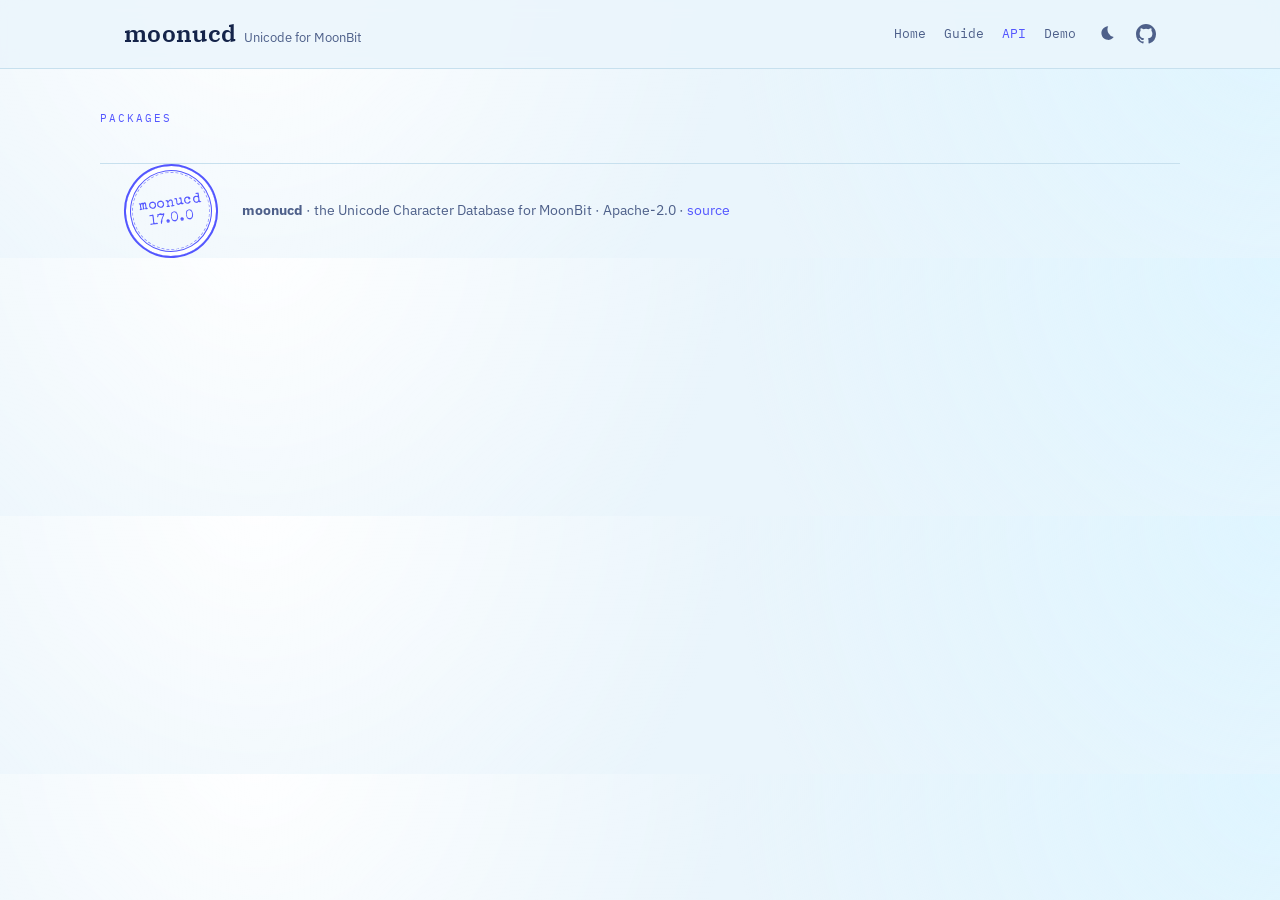
<file: docs/api.template.html>
<!doctype html>
<html lang="en">
<head>
<meta charset="utf-8">
<link rel="icon" href="data:image/svg+xml,%3Csvg xmlns='http://www.w3.org/2000/svg' viewBox='0 0 32 32'%3E%3Crect width='32' height='32' rx='6' fill='%235356ff'/%3E%3Ctext x='16' y='23' font-family='Georgia,serif' font-size='20' fill='%23eaf5fc' text-anchor='middle'%3E%E4%B8%AD%3C/text%3E%3C/svg%3E">
<meta name="viewport" content="width=device-width, initial-scale=1">
<title>API · moonucd</title>
<meta name="description" content="Every public function and type of the nine moonucd packages.">
<link rel="preconnect" href="https://fonts.googleapis.com">
<link rel="preconnect" href="https://fonts.gstatic.com" crossorigin>
<link href="https://fonts.googleapis.com/css2?family=Caveat:wght@500;600&family=IBM+Plex+Mono:wght@400;500&family=IBM+Plex+Sans:wght@400;500;600&family=IBM+Plex+Serif:ital,wght@0,400;0,500;0,600;0,700;1,400&family=Special+Elite&display=swap" rel="stylesheet">
<script src="assets/theme.js"></script>
<link rel="stylesheet" href="assets/site.css">
<script type="module" src="assets/scrollbar.js"></script>
</head>
<body>

<header class="site">
  <div class="bar">
    <div class="brand"><a href="./">moonucd</a><small>Unicode for MoonBit</small></div>
    <nav class="top">
      <a href="./">Home</a>
      <a href="guide.html">Guide</a>
      <a href="api.html" aria-current="page">API</a>
      <a href="demo.html">Demo</a>
      <button class="theme-toggle" type="button" aria-label="Switch to the dark theme" title="Switch to the dark theme">
        <svg class="i-moon" viewBox="0 0 16 16" aria-hidden="true"><path fill="currentColor" d="M9.6 1.2a6.4 6.4 0 1 0 5.2 10.1A7.2 7.2 0 0 1 9.6 1.2Z"/></svg>
        <svg class="i-sun" viewBox="0 0 16 16" aria-hidden="true"><circle cx="8" cy="8" r="3.1" fill="currentColor"/><g stroke="currentColor" stroke-width="1.2" stroke-linecap="round"><path d="M8 1.1v1.5M8 13.4v1.5M1.1 8h1.5M13.4 8h1.5M3.1 3.1l1.1 1.1M11.8 11.8l1.1 1.1M12.9 3.1l-1.1 1.1M4.2 11.8l-1.1 1.1"/></g></svg>
      </button>
      <a class="gh" href="https://github.com/moonbitstack/moonucd" aria-label="Source on GitHub"><svg viewBox="0 0 16 16" aria-hidden="true"><path fill="currentColor" d="M8 0C3.58 0 0 3.58 0 8a8 8 0 0 0 5.47 7.59c.4.07.55-.17.55-.38v-1.33c-2.23.48-2.7-1.07-2.7-1.07-.36-.92-.89-1.17-.89-1.17-.73-.5.06-.49.06-.49.8.06 1.23.83 1.23.83.72 1.22 1.88.87 2.34.66.07-.52.28-.87.5-1.07-1.78-.2-3.65-.89-3.65-3.95 0-.87.31-1.59.82-2.15-.08-.2-.36-1.02.08-2.12 0 0 .67-.21 2.2.82a7.6 7.6 0 0 1 4 0c1.53-1.04 2.2-.82 2.2-.82.44 1.1.16 1.92.08 2.12.51.56.82 1.27.82 2.15 0 3.07-1.87 3.75-3.65 3.95.29.25.54.73.54 1.48v2.2c0 .21.15.46.55.38A8 8 0 0 0 16 8c0-4.42-3.58-8-8-8Z"/></svg></a>
    </nav>
  </div>
</header>

<main class="wrap doc">

  <aside class="itinerary">
    <p class="label">Packages</p>
    <ol>
<!-- nav -->
    </ol>
  </aside>

  <article class="page reference">
<!-- body -->
  </article>
</main>

<footer class="wrap">
  <div style="display:flex;gap:24px;align-items:center;flex-wrap:wrap">
    <div class="postmark">moonucd<br>17.0.0</div>
    <p style="margin:0"><strong>moonucd</strong> · the Unicode Character Database for MoonBit · Apache-2.0 ·
      <a href="https://github.com/moonbitstack/moonucd">source</a></p>
  </div>
</footer>

<script type="module" src="assets/page.js"></script>
</body>
</html>
</file>
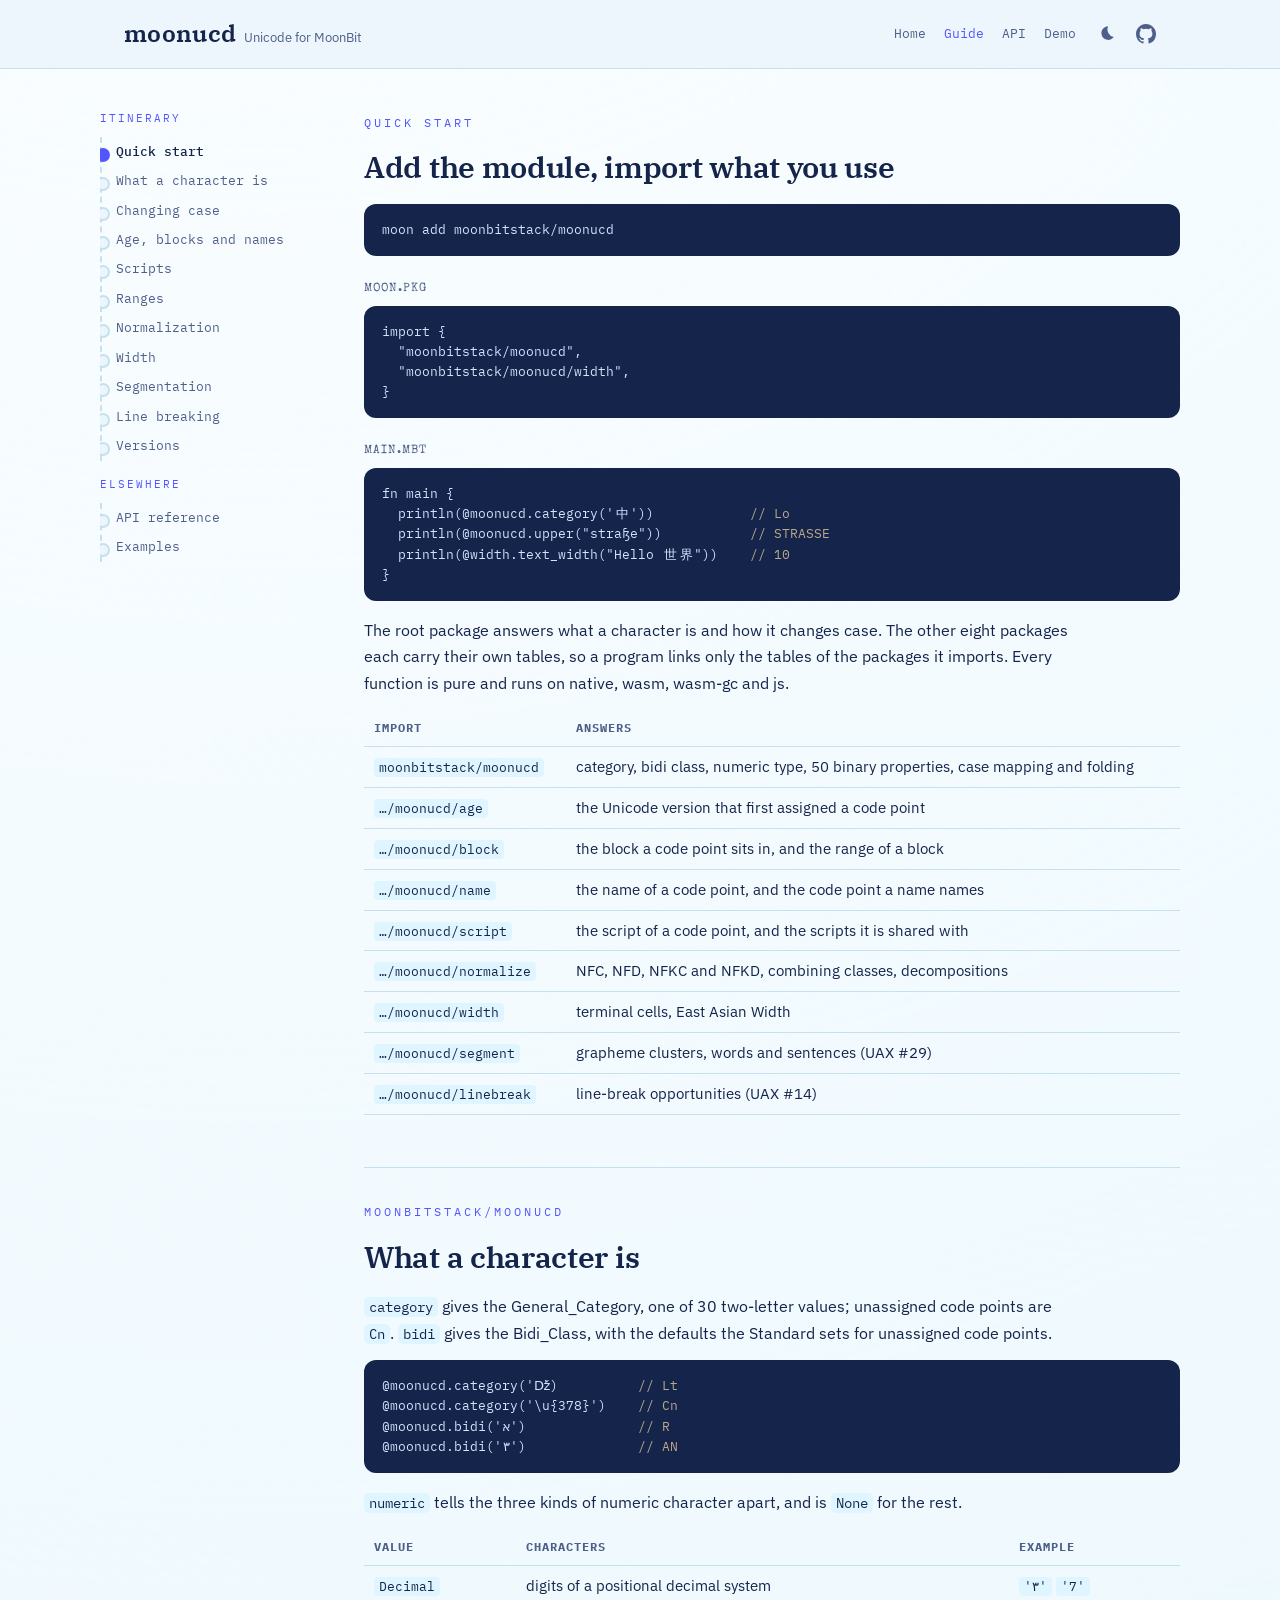
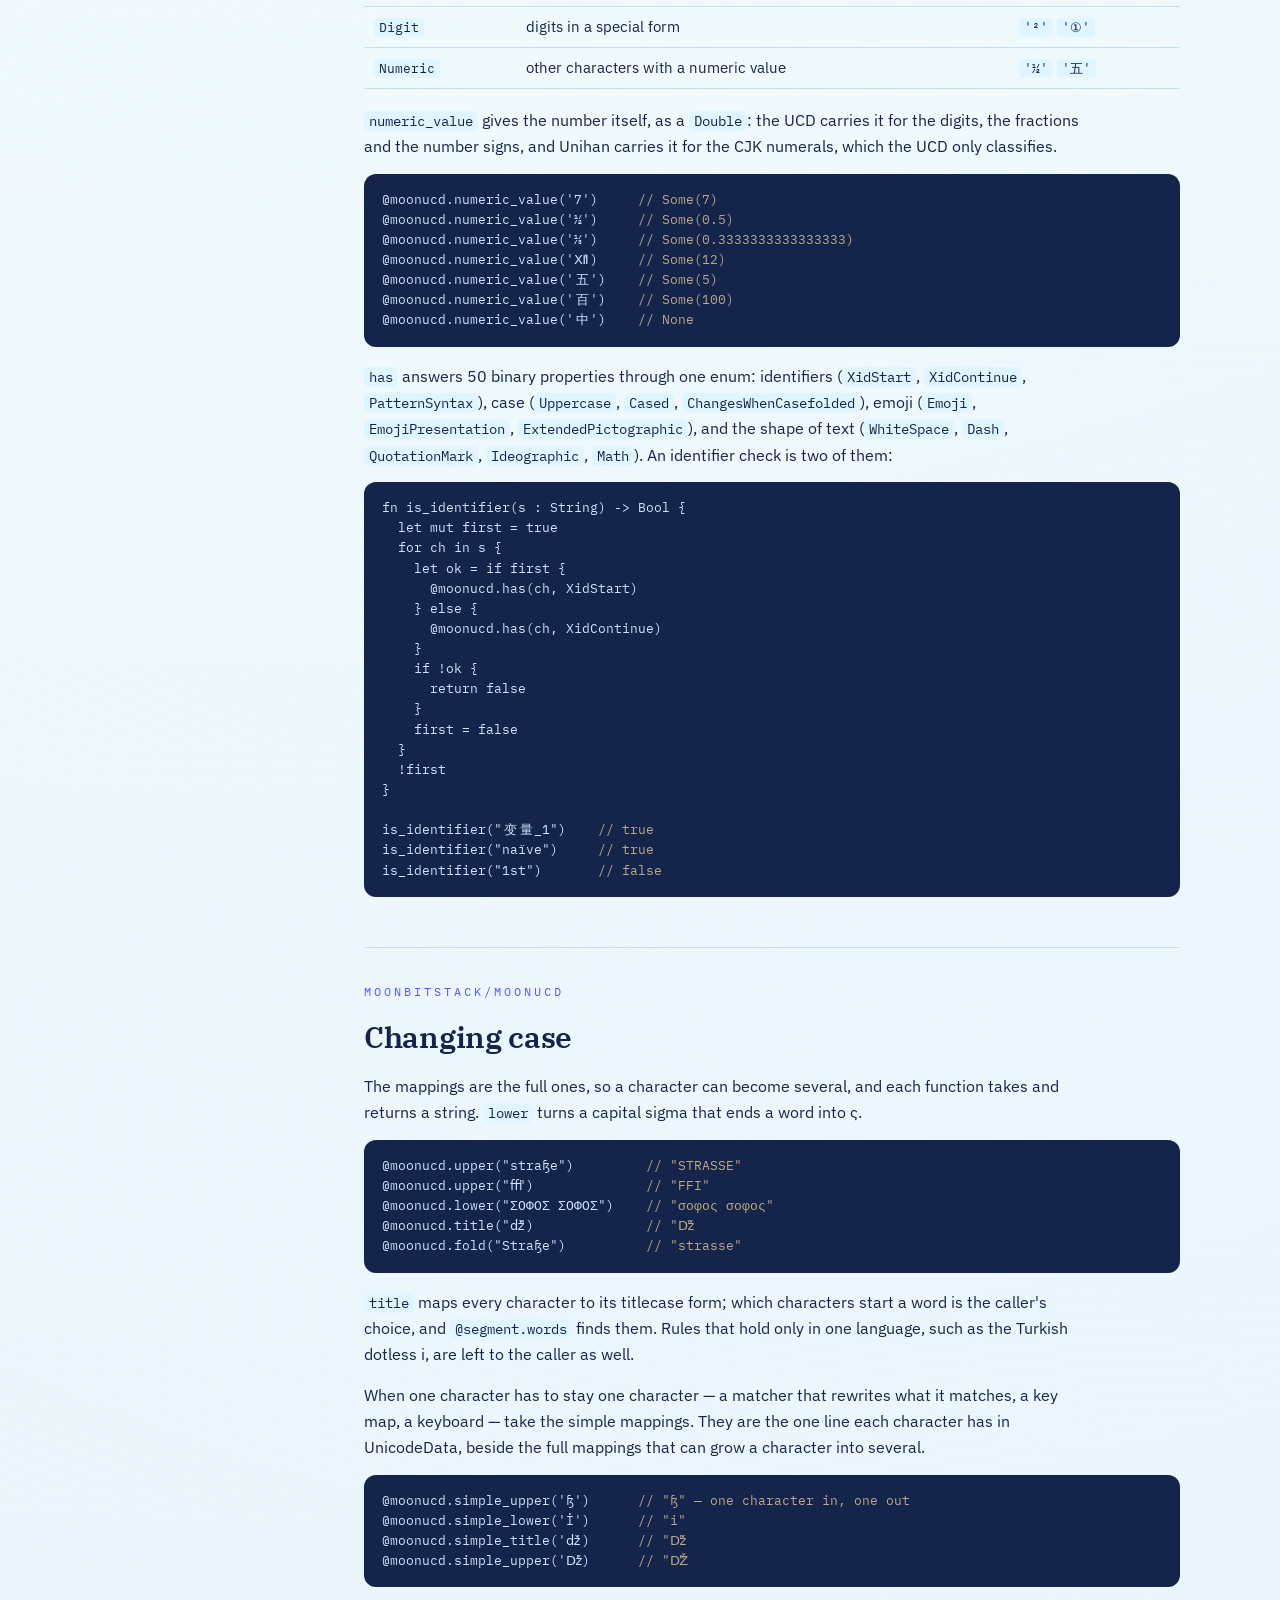
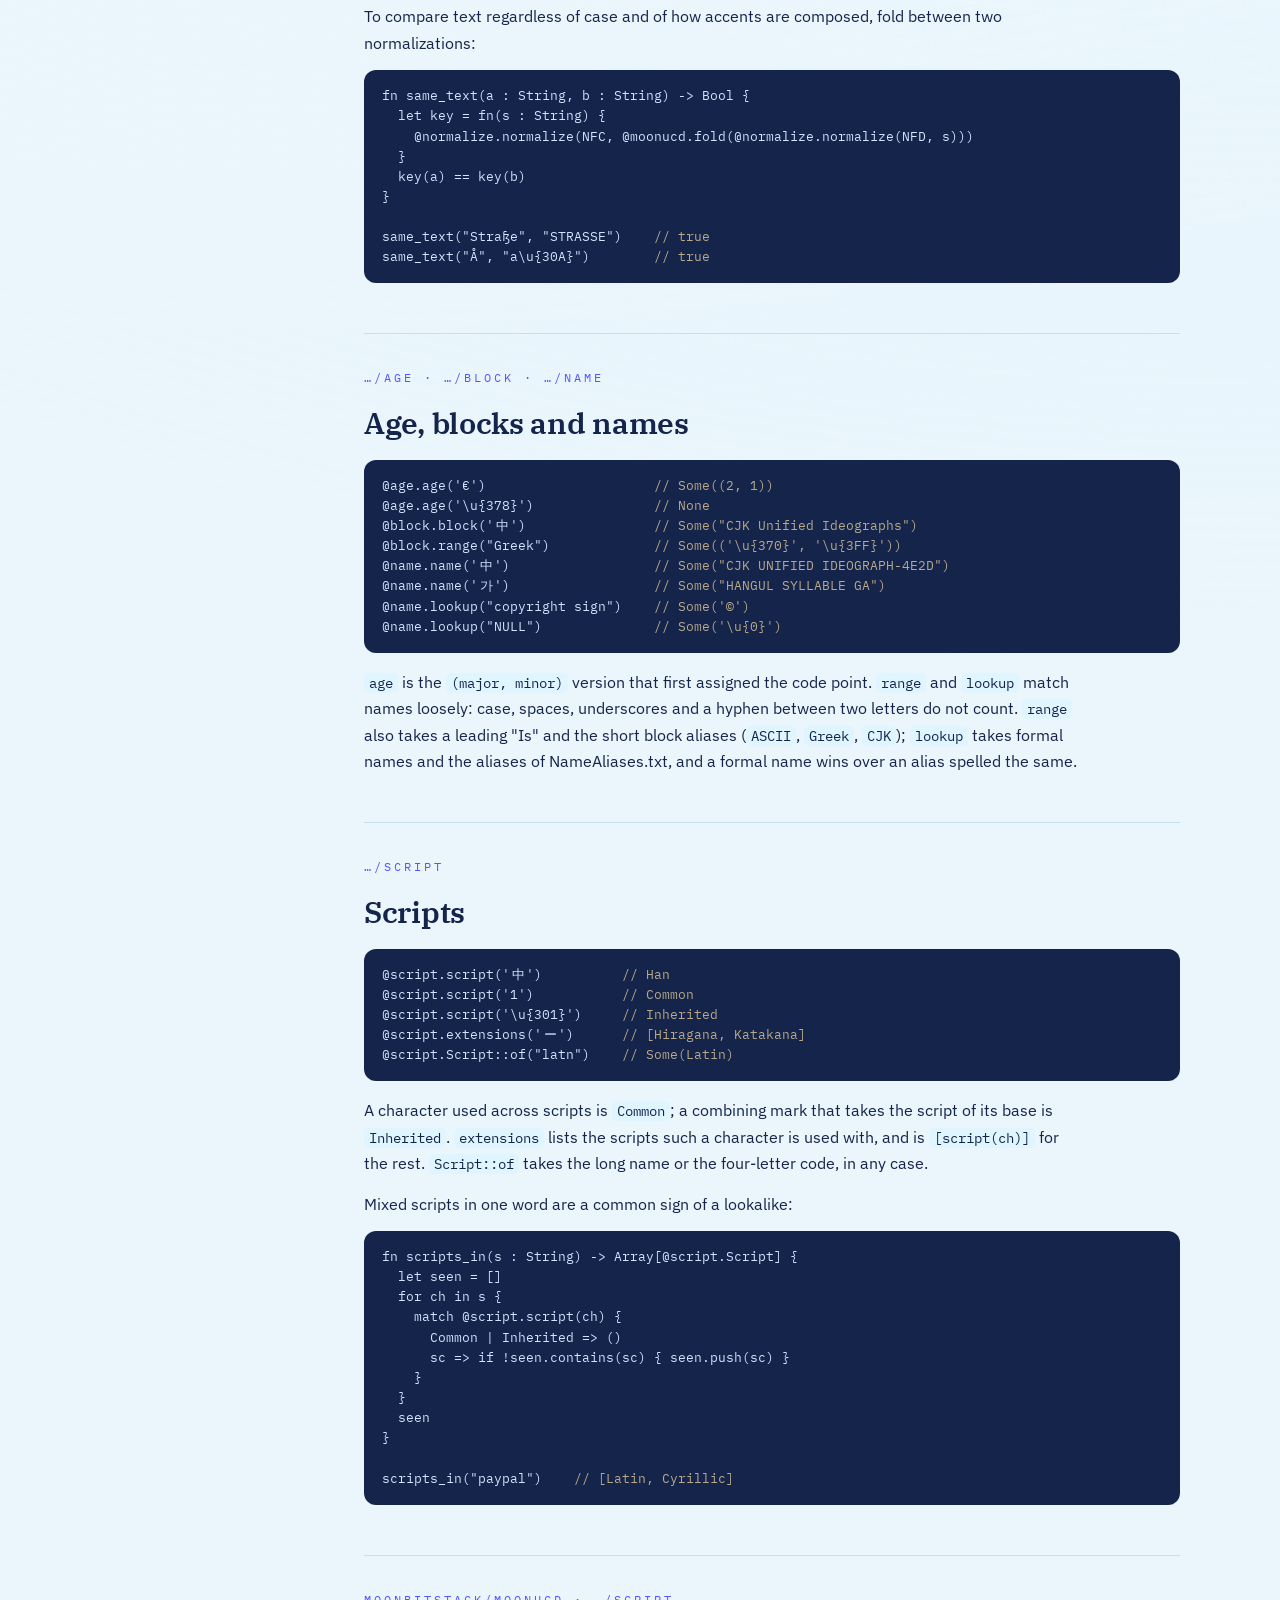
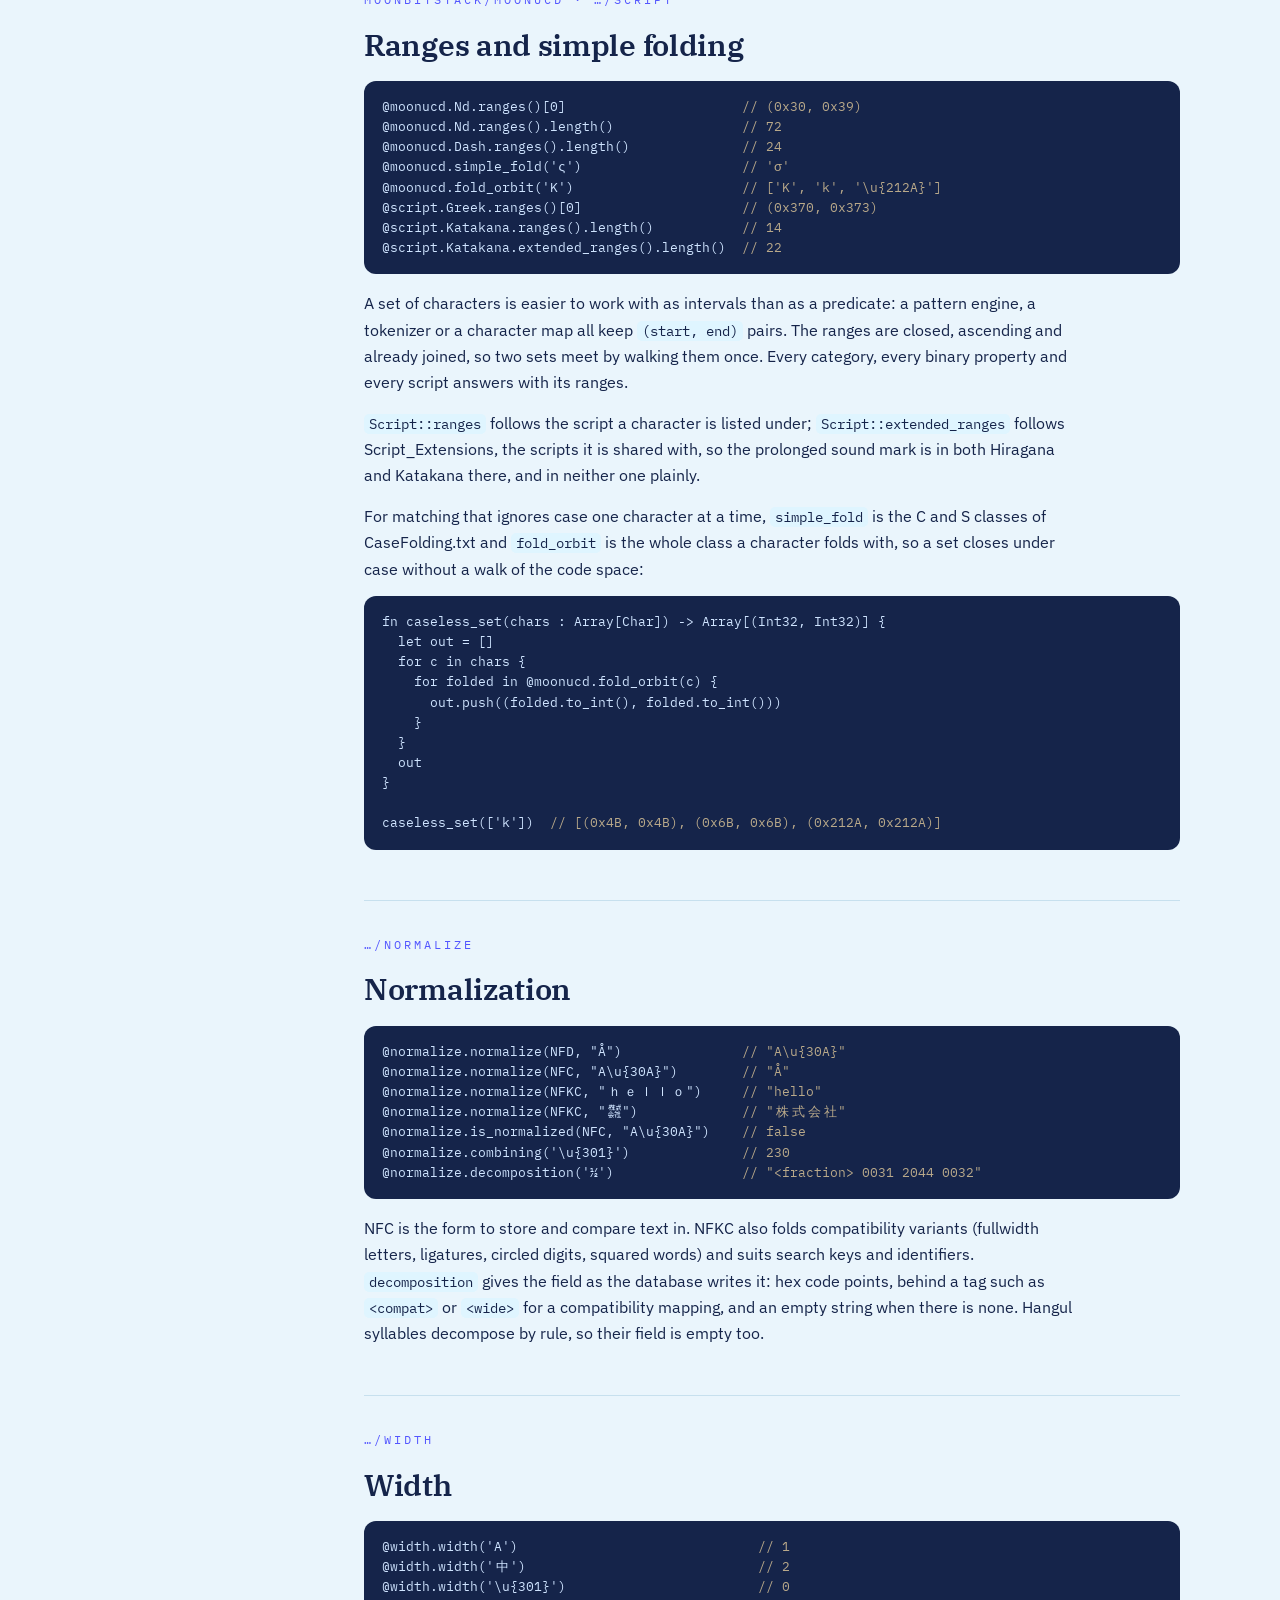
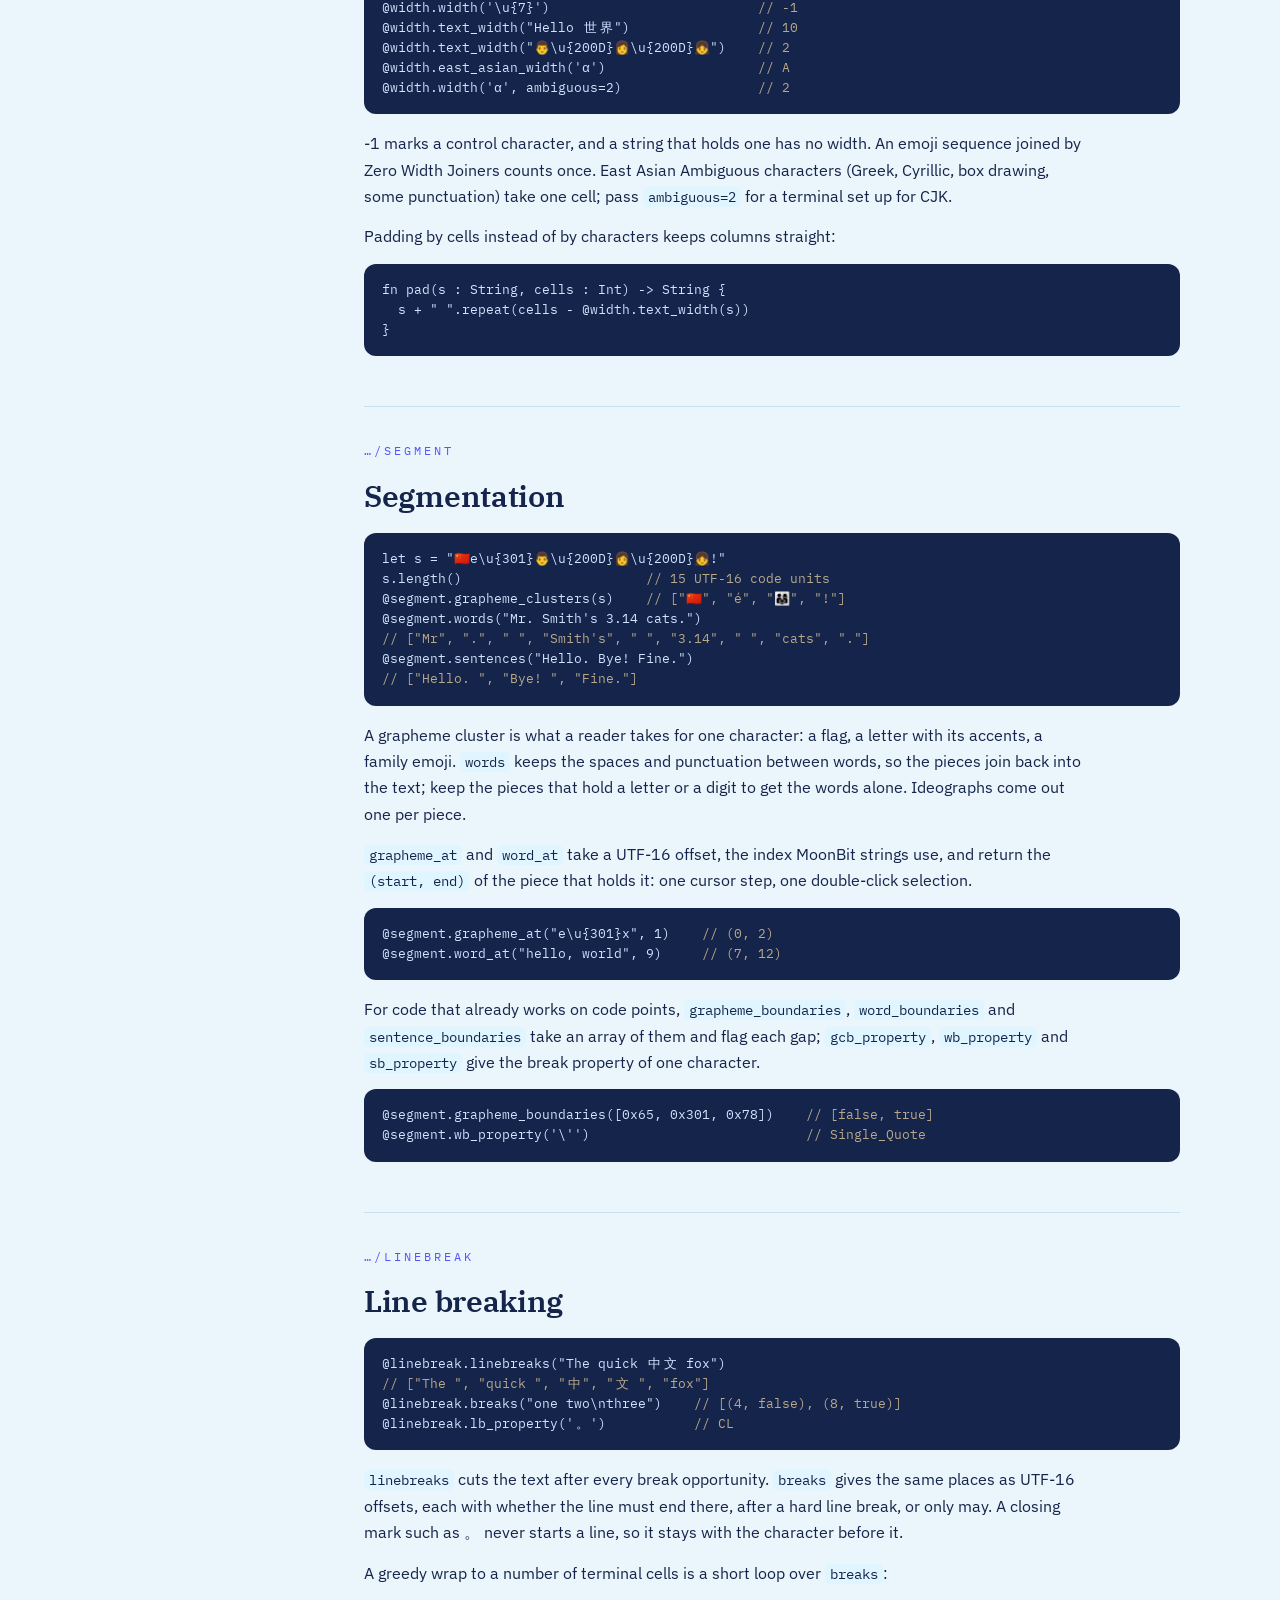
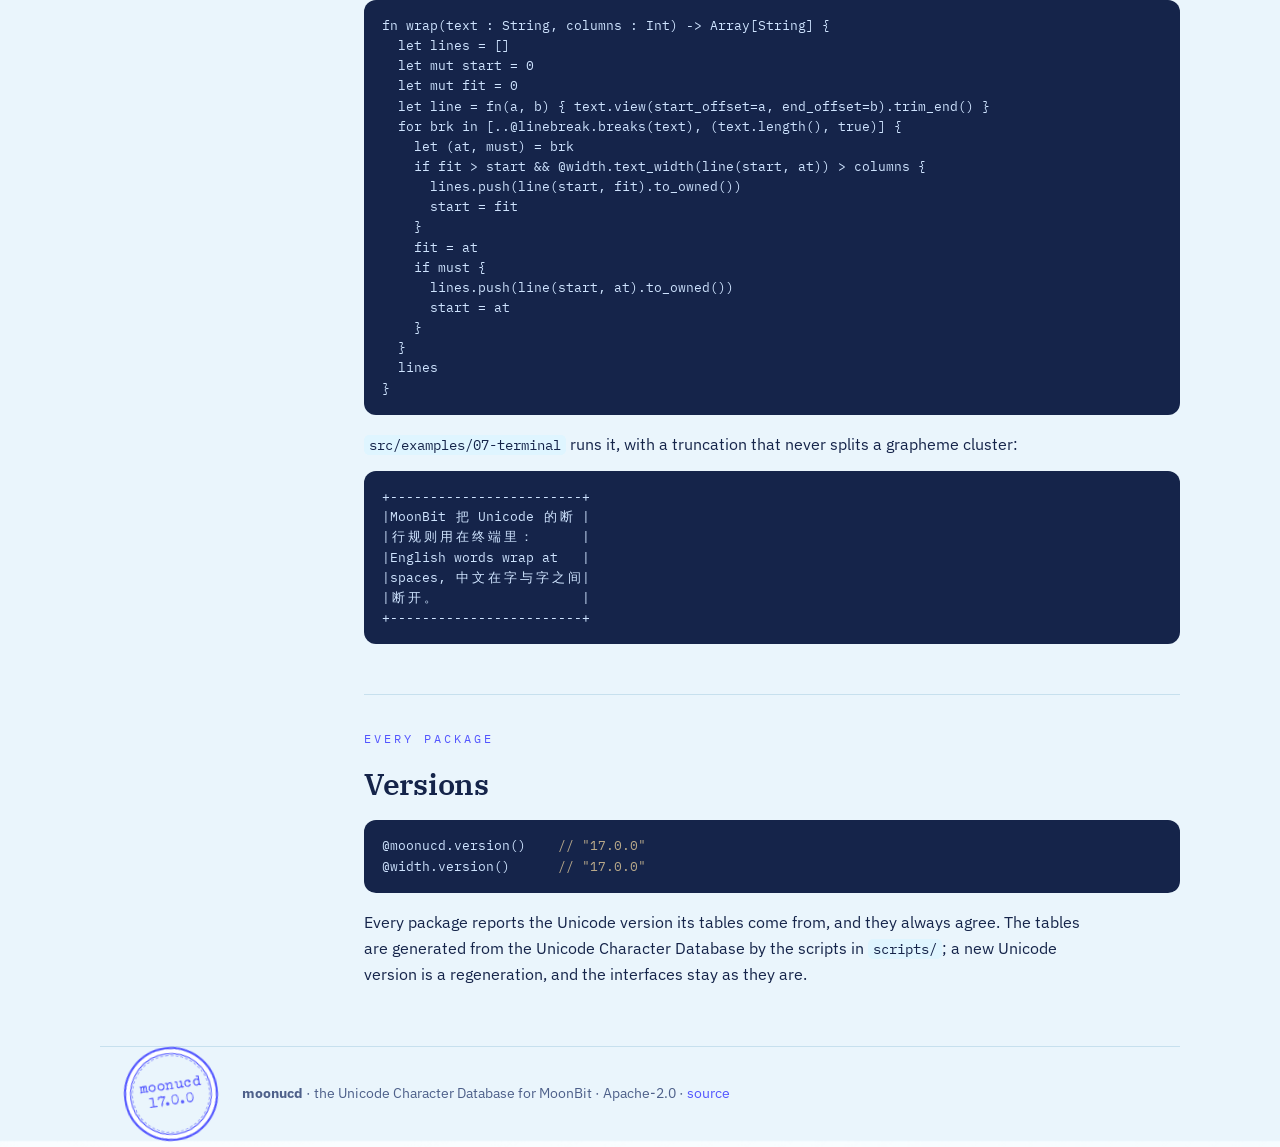
<file: docs/guide.html>
<!doctype html>
<html lang="en">
<head>
<meta charset="utf-8">
<link rel="icon" href="data:image/svg+xml,%3Csvg xmlns='http://www.w3.org/2000/svg' viewBox='0 0 32 32'%3E%3Crect width='32' height='32' rx='6' fill='%235356ff'/%3E%3Ctext x='16' y='23' font-family='Georgia,serif' font-size='20' fill='%23eaf5fc' text-anchor='middle'%3E%E4%B8%AD%3C/text%3E%3C/svg%3E">
<meta name="viewport" content="width=device-width, initial-scale=1">
<title>Guide · moonucd</title>
<meta name="description" content="A walk through moonucd: character facts, case, names, scripts, normalization, width, segmentation and line breaking.">
<link rel="preconnect" href="https://fonts.googleapis.com">
<link rel="preconnect" href="https://fonts.gstatic.com" crossorigin>
<link href="https://fonts.googleapis.com/css2?family=Caveat:wght@500;600&family=IBM+Plex+Mono:wght@400;500&family=IBM+Plex+Sans:wght@400;500;600&family=IBM+Plex+Serif:ital,wght@0,400;0,500;0,600;0,700;1,400&family=Special+Elite&display=swap" rel="stylesheet">
<script src="assets/theme.js"></script>
<link rel="stylesheet" href="assets/site.css">
<script type="module" src="assets/scrollbar.js"></script>
</head>
<body>

<header class="site">
  <div class="bar">
    <div class="brand"><a href="./">moonucd</a><small>Unicode for MoonBit</small></div>
    <nav class="top">
      <a href="./">Home</a>
      <a href="guide.html" aria-current="page">Guide</a>
      <a href="api.html">API</a>
      <a href="demo.html">Demo</a>
      <button class="theme-toggle" type="button" aria-label="Switch to the dark theme" title="Switch to the dark theme">
        <svg class="i-moon" viewBox="0 0 16 16" aria-hidden="true"><path fill="currentColor" d="M9.6 1.2a6.4 6.4 0 1 0 5.2 10.1A7.2 7.2 0 0 1 9.6 1.2Z"/></svg>
        <svg class="i-sun" viewBox="0 0 16 16" aria-hidden="true"><circle cx="8" cy="8" r="3.1" fill="currentColor"/><g stroke="currentColor" stroke-width="1.2" stroke-linecap="round"><path d="M8 1.1v1.5M8 13.4v1.5M1.1 8h1.5M13.4 8h1.5M3.1 3.1l1.1 1.1M11.8 11.8l1.1 1.1M12.9 3.1l-1.1 1.1M4.2 11.8l-1.1 1.1"/></g></svg>
      </button>
      <a class="gh" href="https://github.com/moonbitstack/moonucd" aria-label="Source on GitHub"><svg viewBox="0 0 16 16" aria-hidden="true"><path fill="currentColor" d="M8 0C3.58 0 0 3.58 0 8a8 8 0 0 0 5.47 7.59c.4.07.55-.17.55-.38v-1.33c-2.23.48-2.7-1.07-2.7-1.07-.36-.92-.89-1.17-.89-1.17-.73-.5.06-.49.06-.49.8.06 1.23.83 1.23.83.72 1.22 1.88.87 2.34.66.07-.52.28-.87.5-1.07-1.78-.2-3.65-.89-3.65-3.95 0-.87.31-1.59.82-2.15-.08-.2-.36-1.02.08-2.12 0 0 .67-.21 2.2.82a7.6 7.6 0 0 1 4 0c1.53-1.04 2.2-.82 2.2-.82.44 1.1.16 1.92.08 2.12.51.56.82 1.27.82 2.15 0 3.07-1.87 3.75-3.65 3.95.29.25.54.73.54 1.48v2.2c0 .21.15.46.55.38A8 8 0 0 0 16 8c0-4.42-3.58-8-8-8Z"/></svg></a>
    </nav>
  </div>
</header>

<main class="wrap doc">

  <aside class="itinerary">
    <p class="label">Itinerary</p>
    <ol>
      <li><a href="#start">Quick start</a></li>
      <li><a href="#facts">What a character is</a></li>
      <li><a href="#case">Changing case</a></li>
      <li><a href="#names">Age, blocks and names</a></li>
      <li><a href="#scripts">Scripts</a></li>
      <li><a href="#ranges">Ranges</a></li>
      <li><a href="#normalize">Normalization</a></li>
      <li><a href="#width">Width</a></li>
      <li><a href="#segment">Segmentation</a></li>
      <li><a href="#linebreak">Line breaking</a></li>
      <li><a href="#versions">Versions</a></li>
    </ol>
    <p class="label">Elsewhere</p>
    <ol>
      <li><a href="api.html">API reference</a></li>
      <li><a href="https://github.com/moonbitstack/moonucd/tree/master/src/examples">Examples</a></li>
    </ol>
  </aside>

  <article class="page">

    <section id="start">
      <p class="eyebrow">Quick start</p>
      <h2>Add the module, import what you use</h2>
      <pre>moon add moonbitstack/moonucd</pre>
      <span class="file">moon.pkg</span>
      <pre>import {
  "moonbitstack/moonucd",
  "moonbitstack/moonucd/width",
}</pre>
      <span class="file">main.mbt</span>
      <pre>fn main {
  println(@moonucd.category('<span class="w2">中</span>'))            <span class="c">// Lo</span>
  println(@moonucd.upper("stra<span class="w1">ß</span>e"))           <span class="c">// STRASSE</span>
  println(@width.text_width("Hello <span class="w2">世</span><span class="w2">界</span>"))    <span class="c">// 10</span>
}</pre>
      <p>
        The root package answers what a character is and how it changes case. The other eight packages
        each carry their own tables, so a program links only the tables of the packages it imports.
        Every function is pure and runs on native, wasm, wasm-gc and js.
      </p>
      <table class="api">
        <tr><th>Import</th><th>Answers</th></tr>
        <tr><td><code>moonbitstack/moonucd</code></td><td>category, bidi class, numeric type, 50 binary properties, case mapping and folding</td></tr>
        <tr><td><code>…/moonucd/age</code></td><td>the Unicode version that first assigned a code point</td></tr>
        <tr><td><code>…/moonucd/block</code></td><td>the block a code point sits in, and the range of a block</td></tr>
        <tr><td><code>…/moonucd/name</code></td><td>the name of a code point, and the code point a name names</td></tr>
        <tr><td><code>…/moonucd/script</code></td><td>the script of a code point, and the scripts it is shared with</td></tr>
        <tr><td><code>…/moonucd/normalize</code></td><td>NFC, NFD, NFKC and NFKD, combining classes, decompositions</td></tr>
        <tr><td><code>…/moonucd/width</code></td><td>terminal cells, East Asian Width</td></tr>
        <tr><td><code>…/moonucd/segment</code></td><td>grapheme clusters, words and sentences (UAX #29)</td></tr>
        <tr><td><code>…/moonucd/linebreak</code></td><td>line-break opportunities (UAX #14)</td></tr>
      </table>
    </section>

    <section id="facts">
      <p class="eyebrow">moonbitstack/moonucd</p>
      <h2>What a character is</h2>
      <p>
        <code>category</code> gives the General_Category, one of 30 two-letter values; unassigned code points
        are <code>Cn</code>. <code>bidi</code> gives the Bidi_Class, with the defaults the Standard sets for
        unassigned code points.
      </p>
      <pre>@moonucd.category('<span class="w1">ǅ</span>')          <span class="c">// Lt</span>
@moonucd.category('\u{378}')    <span class="c">// Cn</span>
@moonucd.bidi('<span class="w1">א</span>')              <span class="c">// R</span>
@moonucd.bidi('<span class="w1">٣</span>')              <span class="c">// AN</span></pre>
      <p><code>numeric</code> tells the three kinds of numeric character apart, and is <code>None</code> for the rest.</p>
      <table class="api">
        <tr><th>Value</th><th>Characters</th><th>Example</th></tr>
        <tr><td><code>Decimal</code></td><td>digits of a positional decimal system</td><td><code>'٣'</code> <code>'7'</code></td></tr>
        <tr><td><code>Digit</code></td><td>digits in a special form</td><td><code>'²'</code> <code>'①'</code></td></tr>
        <tr><td><code>Numeric</code></td><td>other characters with a numeric value</td><td><code>'½'</code> <code>'五'</code></td></tr>
      </table>
      <p>
        <code>numeric_value</code> gives the number itself, as a <code>Double</code>: the UCD carries it for
        the digits, the fractions and the number signs, and Unihan carries it for the CJK numerals, which
        the UCD only classifies.
      </p>
      <pre>@moonucd.numeric_value('<span class="w1">7</span>')     <span class="c">// Some(7)</span>
@moonucd.numeric_value('<span class="w1">½</span>')     <span class="c">// Some(0.5)</span>
@moonucd.numeric_value('<span class="w1">⅓</span>')     <span class="c">// Some(0.3333333333333333)</span>
@moonucd.numeric_value('<span class="w1">Ⅻ</span>')     <span class="c">// Some(12)</span>
@moonucd.numeric_value('<span class="w2">五</span>')    <span class="c">// Some(5)</span>
@moonucd.numeric_value('<span class="w2">百</span>')    <span class="c">// Some(100)</span>
@moonucd.numeric_value('<span class="w2">中</span>')    <span class="c">// None</span></pre>
      <p>
        <code>has</code> answers 50 binary properties through one enum: identifiers (<code>XidStart</code>,
        <code>XidContinue</code>, <code>PatternSyntax</code>), case (<code>Uppercase</code>, <code>Cased</code>,
        <code>ChangesWhenCasefolded</code>), emoji (<code>Emoji</code>, <code>EmojiPresentation</code>,
        <code>ExtendedPictographic</code>), and the shape of text (<code>WhiteSpace</code>, <code>Dash</code>,
        <code>QuotationMark</code>, <code>Ideographic</code>, <code>Math</code>). An identifier check is two of them:
      </p>
      <pre>fn is_identifier(s : String) -> Bool {
  let mut first = true
  for ch in s {
    let ok = if first {
      @moonucd.has(ch, XidStart)
    } else {
      @moonucd.has(ch, XidContinue)
    }
    if !ok {
      return false
    }
    first = false
  }
  !first
}

is_identifier("<span class="w2">变</span><span class="w2">量</span>_1")    <span class="c">// true</span>
is_identifier("na<span class="w1">ï</span>ve")     <span class="c">// true</span>
is_identifier("1st")       <span class="c">// false</span></pre>
    </section>

    <section id="case">
      <p class="eyebrow">moonbitstack/moonucd</p>
      <h2>Changing case</h2>
      <p>
        The mappings are the full ones, so a character can become several, and each function takes and
        returns a string. <code>lower</code> turns a capital sigma that ends a word into ς.
      </p>
      <pre>@moonucd.upper("stra<span class="w1">ß</span>e")         <span class="c">// "STRASSE"</span>
@moonucd.upper("<span class="w1">ﬃ</span>")              <span class="c">// "FFI"</span>
@moonucd.lower("<span class="w1">Σ</span><span class="w1">Ο</span><span class="w1">Φ</span><span class="w1">Ο</span><span class="w1">Σ</span> <span class="w1">Σ</span><span class="w1">Ο</span><span class="w1">Φ</span><span class="w1">Ο</span><span class="w1">Σ</span>")    <span class="c">// "<span class="w1">σ</span><span class="w1">ο</span><span class="w1">φ</span><span class="w1">ο</span><span class="w1">ς</span> <span class="w1">σ</span><span class="w1">ο</span><span class="w1">φ</span><span class="w1">ο</span><span class="w1">ς</span>"</span>
@moonucd.title("<span class="w1">ǆ</span>")              <span class="c">// "<span class="w1">ǅ</span>"</span>
@moonucd.fold("Stra<span class="w1">ß</span>e")          <span class="c">// "strasse"</span></pre>
      <p>
        <code>title</code> maps every character to its titlecase form; which characters start a word is the
        caller's choice, and <code>@segment.words</code> finds them. Rules that hold only in one language,
        such as the Turkish dotless i, are left to the caller as well.
      </p>
      <p>
        When one character has to stay one character — a matcher that rewrites what it matches, a key map, a
        keyboard — take the simple mappings. They are the one line each character has in UnicodeData, beside
        the full mappings that can grow a character into several.
      </p>
      <pre>@moonucd.simple_upper('<span class="w1">ß</span>')      <span class="c">// "<span class="w1">ß</span>" — one character in, one out</span>
@moonucd.simple_lower('<span class="w1">İ</span>')      <span class="c">// "i"</span>
@moonucd.simple_title('<span class="w1">ǆ</span>')      <span class="c">// "<span class="w1">ǅ</span>"</span>
@moonucd.simple_upper('<span class="w1">ǅ</span>')      <span class="c">// "<span class="w1">Ǆ</span>"</span></pre>
      <p>To compare text regardless of case and of how accents are composed, fold between two normalizations:</p>
      <pre>fn same_text(a : String, b : String) -> Bool {
  let key = fn(s : String) {
    @normalize.normalize(NFC, @moonucd.fold(@normalize.normalize(NFD, s)))
  }
  key(a) == key(b)
}

same_text("Stra<span class="w1">ß</span>e", "STRASSE")    <span class="c">// true</span>
same_text("<span class="w1">Å</span>", "a\u{30A}")        <span class="c">// true</span></pre>
    </section>

    <section id="names">
      <p class="eyebrow">…/age · …/block · …/name</p>
      <h2>Age, blocks and names</h2>
      <pre>@age.age('<span class="w1">€</span>')                     <span class="c">// Some((2, 1))</span>
@age.age('\u{378}')               <span class="c">// None</span>
@block.block('<span class="w2">中</span>')                <span class="c">// Some("CJK Unified Ideographs")</span>
@block.range("Greek")             <span class="c">// Some(('\u{370}', '\u{3FF}'))</span>
@name.name('<span class="w2">中</span>')                  <span class="c">// Some("CJK UNIFIED IDEOGRAPH-4E2D")</span>
@name.name('<span class="w2">가</span>')                  <span class="c">// Some("HANGUL SYLLABLE GA")</span>
@name.lookup("copyright sign")    <span class="c">// Some('<span class="w1">©</span>')</span>
@name.lookup("NULL")              <span class="c">// Some('\u{0}')</span></pre>
      <p>
        <code>age</code> is the <code>(major, minor)</code> version that first assigned the code point.
        <code>range</code> and <code>lookup</code> match names loosely: case, spaces, underscores and a hyphen
        between two letters do not count. <code>range</code> also takes a leading "Is" and the short block
        aliases (<code>ASCII</code>, <code>Greek</code>, <code>CJK</code>); <code>lookup</code> takes formal names
        and the aliases of NameAliases.txt, and a formal name wins over an alias spelled the same.
      </p>
    </section>

    <section id="scripts">
      <p class="eyebrow">…/script</p>
      <h2>Scripts</h2>
      <pre>@script.script('<span class="w2">中</span>')          <span class="c">// Han</span>
@script.script('1')           <span class="c">// Common</span>
@script.script('\u{301}')     <span class="c">// Inherited</span>
@script.extensions('<span class="w2">ー</span>')      <span class="c">// [Hiragana, Katakana]</span>
@script.Script::of("latn")    <span class="c">// Some(Latin)</span></pre>
      <p>
        A character used across scripts is <code>Common</code>; a combining mark that takes the script of
        its base is <code>Inherited</code>. <code>extensions</code> lists the scripts such a character is
        used with, and is <code>[script(ch)]</code> for the rest. <code>Script::of</code> takes the long name
        or the four-letter code, in any case.
      </p>
      <p>Mixed scripts in one word are a common sign of a lookalike:</p>
      <pre>fn scripts_in(s : String) -> Array[@script.Script] {
  let seen = []
  for ch in s {
    match @script.script(ch) {
      Common | Inherited => ()
      sc => if !seen.contains(sc) { seen.push(sc) }
    }
  }
  seen
}

scripts_in("p<span class="w1">а</span>ypal")    <span class="c">// [Latin, Cyrillic]</span></pre>
    </section>

    <section id="ranges">
      <p class="eyebrow">moonbitstack/moonucd · …/script</p>
      <h2>Ranges and simple folding</h2>
      <pre>@moonucd.Nd.ranges()[0]                      <span class="c">// (0x30, 0x39)</span>
@moonucd.Nd.ranges().length()                <span class="c">// 72</span>
@moonucd.Dash.ranges().length()              <span class="c">// 24</span>
@moonucd.simple_fold('<span class="w1">ς</span>')                    <span class="c">// '<span class="w1">σ</span>'</span>
@moonucd.fold_orbit('K')                     <span class="c">// ['K', 'k', '\u{212A}']</span>
@script.Greek.ranges()[0]                    <span class="c">// (0x370, 0x373)</span>
@script.Katakana.ranges().length()           <span class="c">// 14</span>
@script.Katakana.extended_ranges().length()  <span class="c">// 22</span></pre>
      <p>
        A set of characters is easier to work with as intervals than as a predicate: a pattern
        engine, a tokenizer or a character map all keep <code>(start, end)</code> pairs. The ranges
        are closed, ascending and already joined, so two sets meet by walking them once. Every
        category, every binary property and every script answers with its ranges.
      </p>
      <p>
        <code>Script::ranges</code> follows the script a character is listed under;
        <code>Script::extended_ranges</code> follows Script_Extensions, the scripts it is shared
        with, so the prolonged sound mark is in both Hiragana and Katakana there, and in neither
        one plainly.
      </p>
      <p>
        For matching that ignores case one character at a time, <code>simple_fold</code> is the C and
        S classes of CaseFolding.txt and <code>fold_orbit</code> is the whole class a character folds
        with, so a set closes under case without a walk of the code space:
      </p>
      <pre>fn caseless_set(chars : Array[Char]) -> Array[(Int32, Int32)] {
  let out = []
  for c in chars {
    for folded in @moonucd.fold_orbit(c) {
      out.push((folded.to_int(), folded.to_int()))
    }
  }
  out
}

caseless_set(['k'])  <span class="c">// [(0x4B, 0x4B), (0x6B, 0x6B), (0x212A, 0x212A)]</span></pre>
    </section>

    <section id="normalize">
      <p class="eyebrow">…/normalize</p>
      <h2>Normalization</h2>
      <pre>@normalize.normalize(NFD, "<span class="w1">Å</span>")               <span class="c">// "A\u{30A}"</span>
@normalize.normalize(NFC, "A\u{30A}")        <span class="c">// "<span class="w1">Å</span>"</span>
@normalize.normalize(NFKC, "<span class="w2">ｈ</span><span class="w2">ｅ</span><span class="w2">ｌ</span><span class="w2">ｌ</span><span class="w2">ｏ</span>")     <span class="c">// "hello"</span>
@normalize.normalize(NFKC, "<span class="w2">㍿</span>")             <span class="c">// "<span class="w2">株</span><span class="w2">式</span><span class="w2">会</span><span class="w2">社</span>"</span>
@normalize.is_normalized(NFC, "A\u{30A}")    <span class="c">// false</span>
@normalize.combining('\u{301}')              <span class="c">// 230</span>
@normalize.decomposition('<span class="w1">½</span>')                <span class="c">// "&lt;fraction&gt; 0031 2044 0032"</span></pre>
      <p>
        NFC is the form to store and compare text in. NFKC also folds compatibility variants (fullwidth
        letters, ligatures, circled digits, squared words) and suits search keys and identifiers.
        <code>decomposition</code> gives the field as the database writes it: hex code points, behind a tag
        such as <code>&lt;compat&gt;</code> or <code>&lt;wide&gt;</code> for a compatibility mapping, and an
        empty string when there is none. Hangul syllables decompose by rule, so their field is empty too.
      </p>
    </section>

    <section id="width">
      <p class="eyebrow">…/width</p>
      <h2>Width</h2>
      <pre>@width.width('A')                              <span class="c">// 1</span>
@width.width('<span class="w2">中</span>')                             <span class="c">// 2</span>
@width.width('\u{301}')                        <span class="c">// 0</span>
@width.width('\u{7}')                          <span class="c">// -1</span>
@width.text_width("Hello <span class="w2">世</span><span class="w2">界</span>")                <span class="c">// 10</span>
@width.text_width("<span class="w2">👨</span>\u{200D}<span class="w2">👩</span>\u{200D}<span class="w2">👧</span>")    <span class="c">// 2</span>
@width.east_asian_width('<span class="w1">α</span>')                   <span class="c">// A</span>
@width.width('<span class="w1">α</span>', ambiguous=2)                 <span class="c">// 2</span></pre>
      <p>
        -1 marks a control character, and a string that holds one has no width. An emoji sequence joined by
        Zero Width Joiners counts once. East Asian Ambiguous characters (Greek, Cyrillic, box drawing, some
        punctuation) take one cell; pass <code>ambiguous=2</code> for a terminal set up for CJK.
      </p>
      <p>Padding by cells instead of by characters keeps columns straight:</p>
      <pre>fn pad(s : String, cells : Int) -> String {
  s + " ".repeat(cells - @width.text_width(s))
}</pre>
    </section>

    <section id="segment">
      <p class="eyebrow">…/segment</p>
      <h2>Segmentation</h2>
      <pre>let s = "<span class="w2">🇨🇳</span>e\u{301}<span class="w2">👨</span>\u{200D}<span class="w2">👩</span>\u{200D}<span class="w2">👧</span>!"
s.length()                       <span class="c">// 15 UTF-16 code units</span>
@segment.grapheme_clusters(s)    <span class="c">// ["<span class="w2">🇨🇳</span>", "<span class="w1">é</span>", "<span class="w2">👨‍👩‍👧</span>", "!"]</span>
@segment.words("Mr. Smith's 3.14 cats.")
<span class="c">// ["Mr", ".", " ", "Smith's", " ", "3.14", " ", "cats", "."]</span>
@segment.sentences("Hello. Bye! Fine.")
<span class="c">// ["Hello. ", "Bye! ", "Fine."]</span></pre>
      <p>
        A grapheme cluster is what a reader takes for one character: a flag, a letter with its accents, a
        family emoji. <code>words</code> keeps the spaces and punctuation between words, so the pieces join
        back into the text; keep the pieces that hold a letter or a digit to get the words alone. Ideographs
        come out one per piece.
      </p>
      <p>
        <code>grapheme_at</code> and <code>word_at</code> take a UTF-16 offset, the index MoonBit strings use,
        and return the <code>(start, end)</code> of the piece that holds it: one cursor step, one double-click
        selection.
      </p>
      <pre>@segment.grapheme_at("e\u{301}x", 1)    <span class="c">// (0, 2)</span>
@segment.word_at("hello, world", 9)     <span class="c">// (7, 12)</span></pre>
      <p>
        For code that already works on code points, <code>grapheme_boundaries</code>,
        <code>word_boundaries</code> and <code>sentence_boundaries</code> take an array of them and flag each
        gap; <code>gcb_property</code>, <code>wb_property</code> and <code>sb_property</code> give the break
        property of one character.
      </p>
      <pre>@segment.grapheme_boundaries([0x65, 0x301, 0x78])    <span class="c">// [false, true]</span>
@segment.wb_property('\'')                           <span class="c">// Single_Quote</span></pre>
    </section>

    <section id="linebreak">
      <p class="eyebrow">…/linebreak</p>
      <h2>Line breaking</h2>
      <pre>@linebreak.linebreaks("The quick <span class="w2">中</span><span class="w2">文</span> fox")
<span class="c">// ["The ", "quick ", "<span class="w2">中</span>", "<span class="w2">文</span> ", "fox"]</span>
@linebreak.breaks("one two\nthree")    <span class="c">// [(4, false), (8, true)]</span>
@linebreak.lb_property('<span class="w2">。</span>')           <span class="c">// CL</span></pre>
      <p>
        <code>linebreaks</code> cuts the text after every break opportunity. <code>breaks</code> gives the
        same places as UTF-16 offsets, each with whether the line must end there, after a hard line break,
        or only may. A closing mark such as 。 never starts a line, so it stays with the character before it.
      </p>
      <p>A greedy wrap to a number of terminal cells is a short loop over <code>breaks</code>:</p>
      <pre>fn wrap(text : String, columns : Int) -> Array[String] {
  let lines = []
  let mut start = 0
  let mut fit = 0
  let line = fn(a, b) { text.view(start_offset=a, end_offset=b).trim_end() }
  for brk in [..@linebreak.breaks(text), (text.length(), true)] {
    let (at, must) = brk
    if fit > start && @width.text_width(line(start, at)) > columns {
      lines.push(line(start, fit).to_owned())
      start = fit
    }
    fit = at
    if must {
      lines.push(line(start, at).to_owned())
      start = at
    }
  }
  lines
}</pre>
      <p>
        <code>src/examples/07-terminal</code> runs it, with a truncation that never splits a grapheme cluster:
      </p>
      <pre>+------------------------+
|MoonBit <span class="w2">把</span> Unicode <span class="w2">的</span><span class="w2">断</span> |
|<span class="w2">行</span><span class="w2">规</span><span class="w2">则</span><span class="w2">用</span><span class="w2">在</span><span class="w2">终</span><span class="w2">端</span><span class="w2">里</span><span class="w2">：</span>      |
|English words wrap at   |
|spaces, <span class="w2">中</span><span class="w2">文</span><span class="w2">在</span><span class="w2">字</span><span class="w2">与</span><span class="w2">字</span><span class="w2">之</span><span class="w2">间</span>|
|<span class="w2">断</span><span class="w2">开</span><span class="w2">。</span>                  |
+------------------------+</pre>
    </section>

    <section id="versions">
      <p class="eyebrow">Every package</p>
      <h2>Versions</h2>
      <pre>@moonucd.version()    <span class="c">// "17.0.0"</span>
@width.version()      <span class="c">// "17.0.0"</span></pre>
      <p>
        Every package reports the Unicode version its tables come from, and they always agree. The tables
        are generated from the Unicode Character Database by the scripts in <code>scripts/</code>; a new
        Unicode version is a regeneration, and the interfaces stay as they are.
      </p>
    </section>

  </article>
</main>

<footer class="wrap">
  <div style="display:flex;gap:24px;align-items:center;flex-wrap:wrap">
    <div class="postmark">moonucd<br>17.0.0</div>
    <p style="margin:0"><strong>moonucd</strong> · the Unicode Character Database for MoonBit · Apache-2.0 ·
      <a href="https://github.com/moonbitstack/moonucd">source</a></p>
  </div>
</footer>

<script type="module" src="assets/page.js"></script>
</body>
</html>
</file>
<file: docs/assets/site.css>
:root{
  --paper:#eaf5fc;
  --paper-2:#dff5ff;
  --card:#ffffff;
  --ink:#15244a;
  --ink-soft:#4e608a;
  --accent:#5356ff;
  --accent-deep:#378ce7;
  --teal:#67c6e3;
  --line:#c7e0ee;
  --glow-1:#ffffff;
  --glow-2:#dff5ff;
  --tint:#e8f4fb;
  --tint-2:#eef0ff;
  --stub-ink:#eaf6ff;
  --code-bg:#15244a;
  --code-ink:#cfe4ff;
  --code-comment:#b9a98a;
  --code-thumb:#4b5c8f;
  --warn-bg:#eaf4fb;
  --warn-line:#bcdcf0;
  --header-bg:rgba(234,245,252,.85);
  --shadow:0 18px 40px -22px rgba(21,36,74,.32);
  --serif:"IBM Plex Serif",Georgia,"Times New Roman",serif;
  --sans:"IBM Plex Sans",system-ui,-apple-system,"Segoe UI",Roboto,sans-serif;
  --mono:"IBM Plex Mono",ui-monospace,"SFMono-Regular",Menlo,monospace;
  --stamp:"Special Elite","Courier New",monospace;
  --hand:"Caveat","Segoe Script","Bradley Hand","Brush Script MT","Comic Sans MS",cursive;
}
/* The same page at night: the paper turns to the colour of a stamp album
   page, the ink to moonlight, and the accent keeps enough contrast to read. */
@media (prefers-color-scheme: dark){
  :root{
    --paper:#0b1530;
    --paper-2:#111f42;
    --card:#14224a;
    --ink:#e7efff;
    --ink-soft:#a2b4dc;
    --accent:#9a9dff;
    --accent-deep:#79c0ff;
    --teal:#6fd3ec;
    --line:#293c68;
    --glow-1:#152349;
    --glow-2:#102044;
    --tint:#182750;
    --tint-2:#1c2160;
    --stub-ink:#eaf6ff;
    --code-bg:#060e24;
    --code-ink:#cfe4ff;
    --code-comment:#b9a98a;
    --code-thumb:#3b4a7a;
    --warn-bg:#152448;
    --warn-line:#2c4272;
    --header-bg:rgba(11,21,48,.88);
    --shadow:0 18px 40px -22px rgba(0,0,0,.65);
  }
}
html[data-theme="dark"]{
  --paper:#0b1530;
  --paper-2:#111f42;
  --card:#14224a;
  --ink:#e7efff;
  --ink-soft:#a2b4dc;
  --accent:#9a9dff;
  --accent-deep:#79c0ff;
  --teal:#6fd3ec;
  --line:#293c68;
  --glow-1:#152349;
  --glow-2:#102044;
  --tint:#182750;
  --tint-2:#1c2160;
  --stub-ink:#eaf6ff;
  --code-bg:#060e24;
  --code-ink:#cfe4ff;
  --code-comment:#b9a98a;
  --code-thumb:#3b4a7a;
  --warn-bg:#152448;
  --warn-line:#2c4272;
  --header-bg:rgba(11,21,48,.88);
  --shadow:0 18px 40px -22px rgba(0,0,0,.65);
}
html[data-theme="light"]{
  --paper:#eaf5fc;
  --paper-2:#dff5ff;
  --card:#ffffff;
  --ink:#15244a;
  --ink-soft:#4e608a;
  --accent:#5356ff;
  --accent-deep:#378ce7;
  --teal:#67c6e3;
  --line:#c7e0ee;
  --glow-1:#ffffff;
  --glow-2:#dff5ff;
  --tint:#e8f4fb;
  --tint-2:#eef0ff;
  --stub-ink:#eaf6ff;
  --code-bg:#15244a;
  --code-ink:#cfe4ff;
  --code-comment:#b9a98a;
  --code-thumb:#4b5c8f;
  --warn-bg:#eaf4fb;
  --warn-line:#bcdcf0;
  --header-bg:rgba(234,245,252,.85);
  --shadow:0 18px 40px -22px rgba(21,36,74,.32);
}
*{box-sizing:border-box}
@supports not selector(::-webkit-scrollbar){
  html{scrollbar-width:thin;scrollbar-color:var(--accent) var(--paper-2)}
}
::-webkit-scrollbar{width:12px;height:12px}
::-webkit-scrollbar-track{background:var(--paper-2)}
::-webkit-scrollbar-thumb{
  background:var(--accent);
  border:3px solid var(--paper-2);
  border-radius:12px;
}
::-webkit-scrollbar-thumb:hover{background:var(--accent-deep)}
::-webkit-scrollbar-button{display:none}
::-webkit-scrollbar-corner{background:transparent}
pre::-webkit-scrollbar-track{background:var(--code-bg)}
pre::-webkit-scrollbar-thumb{background:var(--code-thumb);border-color:var(--code-bg)}

body{
  margin:0;
  background:
    radial-gradient(circle at 20% -10%, var(--glow-1) 0%, transparent 45%),
    radial-gradient(circle at 100% 0%, var(--glow-2) 0%, transparent 42%),
    var(--paper);
  color:var(--ink);
  font-family:var(--sans);
  line-height:1.65;
  -webkit-font-smoothing:antialiased;
}
a{color:var(--accent);text-decoration:none}
a:hover{text-decoration:underline}
.mono{font-family:var(--mono)}

header.site{
  border-bottom:1px solid var(--line);
  background:var(--header-bg);
  backdrop-filter:blur(8px);
  position:sticky;top:0;z-index:30;
}
.bar{
  max-width:1080px;margin:0 auto;padding:14px 24px;
  display:flex;align-items:center;justify-content:space-between;gap:16px;
}
.brand{font-family:var(--serif);font-weight:600;font-size:24px;letter-spacing:.3px}
.brand small{font-family:var(--sans);font-weight:400;font-size:13px;color:var(--ink-soft);margin-left:8px;letter-spacing:0}
.brand a{color:inherit}
.brand a:hover{text-decoration:none}
nav.top{display:flex;gap:18px;align-items:center;font-family:var(--mono);font-size:13px;flex-wrap:wrap}
nav.top a{color:var(--ink-soft)}
nav.top a:hover,nav.top a[aria-current]{color:var(--accent)}
nav.top .gh{display:inline-flex;width:20px;height:20px}
nav.top .gh svg{width:20px;height:20px;fill:currentColor}

.wrap{max-width:1080px;margin:0 auto;padding:0 24px}

.hero{padding:54px 0 26px}
.eyebrow{
  font-family:var(--mono);font-size:12px;letter-spacing:3px;
  text-transform:uppercase;color:var(--accent);margin:0 0 10px;
}
h1{
  font-family:var(--serif);font-weight:700;
  font-size:clamp(38px,6vw,66px);line-height:1.04;margin:.1em 0 .25em;letter-spacing:-.5px;
}
.lede{font-size:19px;max-width:62ch;color:var(--ink-soft);margin:0 0 22px}
.lede code{font-family:var(--mono);font-size:.85em;background:var(--paper-2);padding:1px 6px;border-radius:5px}
.cta{display:flex;gap:12px;flex-wrap:wrap}
.btn{
  font-family:var(--mono);font-size:13px;letter-spacing:.5px;
  padding:11px 18px;border-radius:9px;border:1px solid var(--ink);
  background:var(--ink);color:var(--paper);cursor:pointer;
}
.btn.ghost{background:transparent;color:var(--ink)}
.btn:hover{text-decoration:none;opacity:.9}

section{padding:46px 0;border-top:1px solid var(--line)}
h2{font-family:var(--serif);font-weight:600;font-size:30px;margin:0 0 6px;letter-spacing:-.3px}
h3{font-family:var(--serif);font-weight:600;font-size:21px;margin:26px 0 8px}
.sec-intro{color:var(--ink-soft);max-width:68ch;margin:0 0 18px}
p{margin:0 0 14px}

/* ---- Transit ticket (hero inspector) ---- */
.ticket{
  margin:22px 0;
  display:grid;grid-template-columns:200px 1fr;
  background:var(--card);
  border:1px solid var(--line);
  border-radius:16px;
  box-shadow:var(--shadow);
  overflow:hidden;
  position:relative;
}
.ticket .stub{
  background:linear-gradient(160deg,var(--accent),var(--accent-deep));
  color:var(--stub-ink);
  display:flex;flex-direction:column;align-items:center;justify-content:center;
  padding:22px 12px;position:relative;
}
.ticket .glyph{
  font-family:var(--serif);font-weight:600;
  font-size:88px;line-height:1;margin-bottom:8px;
  text-shadow:0 2px 0 rgba(0,0,0,.15);
}
.ticket .stub .cp{font-family:var(--mono);font-size:14px;letter-spacing:1px}
.ticket .stub .kind{margin-top:10px;font-family:var(--stamp);font-size:11px;letter-spacing:1px;text-transform:uppercase;opacity:.85}
/* perforation between stub and body */
.ticket .perf{
  position:absolute;left:200px;top:0;bottom:0;width:0;
  border-left:2px dashed var(--card);
  box-shadow:-6px 0 0 -1px var(--line);
}
.ticket .perf::before,.ticket .perf::after{
  content:"";position:absolute;left:-9px;width:18px;height:18px;border-radius:50%;
  background:var(--paper);
}
.ticket .perf::before{top:-9px}
.ticket .perf::after{bottom:-9px}
.ticket .body{padding:20px 24px 16px}
.ticket .tk-head{
  font-family:var(--stamp);font-size:11px;letter-spacing:1px;
  text-transform:uppercase;color:var(--ink-soft);
  border-bottom:1px dashed var(--line);padding-bottom:8px;margin-bottom:8px;
  display:flex;justify-content:space-between;gap:12px;
}
.ticket .row{
  display:grid;grid-template-columns:120px 1fr;gap:8px;
  padding:7px 0;border-bottom:1px dotted var(--line);align-items:baseline;
}
.ticket .row:last-child{border-bottom:0}
.ticket .row .k{
  font-family:var(--mono);font-size:11px;letter-spacing:1.5px;
  text-transform:uppercase;color:var(--ink-soft);
}
.ticket .row .v{font-size:17px;font-family:var(--serif);font-weight:500}
.ticket .row .v small{color:var(--ink-soft);font-size:13px;font-style:italic;font-family:var(--sans)}
.ticket .barcode{
  height:34px;margin-top:12px;border-radius:6px;
  background:repeating-linear-gradient(90deg,var(--ink) 0 2px,transparent 2px 4px,var(--ink) 4px 5px,transparent 5px 9px);
  opacity:.85;
}
.ticket .serial{
  font-family:var(--mono);font-size:11px;color:var(--ink-soft);
  margin-top:6px;letter-spacing:1px;
}

.inspector-controls{display:flex;gap:12px;align-items:center;flex-wrap:wrap;margin-bottom:6px}
.inspector-controls label{font-family:var(--mono);font-size:12px;letter-spacing:1px;text-transform:uppercase;color:var(--ink-soft)}
.char-input{
  font-family:var(--serif);font-size:30px;font-weight:600;
  width:84px;text-align:center;padding:6px 8px;border-radius:10px;
  border:1px solid var(--line);background:var(--paper);color:var(--ink);
}
.char-input:focus{outline:2px solid var(--accent);outline-offset:2px}
.hint{font-size:13px;color:var(--ink-soft)}

/* specimen sheet (full detail) */
.specimen{
  margin-top:18px;background:var(--card);border:1px solid var(--line);
  border-top:3px solid var(--accent);border-radius:14px;padding:0 20px 6px;box-shadow:var(--shadow);
}
.specimen .spec-head{
  display:flex;justify-content:space-between;align-items:center;gap:12px;
  padding:12px 0;border-bottom:1px dashed var(--line);
  font-family:var(--mono);font-size:11px;letter-spacing:2px;text-transform:uppercase;color:var(--accent);
}
.specimen .srow{
  display:grid;grid-template-columns:170px 1fr;gap:10px;padding:9px 0;
  border-bottom:1px dashed var(--line);align-items:baseline;
}
.specimen .srow:last-child{border-bottom:0}
.specimen .sk{font-family:var(--mono);font-size:12px;letter-spacing:1px;text-transform:uppercase;color:var(--ink-soft)}
.specimen .sv{font-family:var(--mono);font-size:14px;word-break:break-word}
.badge{display:inline-block;padding:1px 8px;border-radius:20px;font-size:12px;border:1px solid var(--teal);color:var(--teal)}
.badge.no{border-color:var(--line);color:var(--ink-soft)}

/* string tools */
.string-tools{display:grid;grid-template-columns:1fr;gap:16px}
textarea.str{
  width:100%;min-height:74px;resize:vertical;font-family:var(--mono);
  font-size:15px;padding:12px;border-radius:12px;border:1px solid var(--line);
  background:var(--paper);color:var(--ink);
}
textarea.str:focus{outline:2px solid var(--accent);outline-offset:2px}
.chips{display:flex;flex-wrap:wrap;gap:8px;margin-top:8px}
.chip{
  font-family:var(--mono);font-size:13px;padding:6px 10px;
  background:var(--card);border:1px solid var(--line);border-radius:8px;
}
.chip.g{background:var(--tint);border-color:var(--line)}
.chip.b{background:var(--tint-2);border-color:var(--line)}
.chip .lab{display:block;font-size:10px;letter-spacing:1px;text-transform:uppercase;color:var(--ink-soft);margin-bottom:2px}
.sent{font-family:var(--sans);background:var(--paper-2);border:1px solid var(--line);border-radius:8px;padding:8px 12px;margin-top:6px}
.field-label{font-family:var(--mono);font-size:12px;letter-spacing:1px;text-transform:uppercase;color:var(--ink-soft)}

/* gallery — horizontal flex row of luggage-tag tiles */
.gallery{display:flex;flex-wrap:wrap;gap:12px}
.gal{
  flex:1 1 150px;min-width:138px;max-width:210px;
  display:flex;align-items:center;gap:12px;
  padding:12px 14px;border-radius:12px;
  background:linear-gradient(150deg,var(--card),var(--paper-2));
  border:1px solid var(--line);
  box-shadow:var(--shadow);cursor:pointer;
  transition:transform .12s ease,border-color .12s ease,box-shadow .12s ease;
}
.gal:hover{transform:translateY(-3px);border-color:var(--accent);box-shadow:0 18px 34px -20px rgba(83,86,255,.5)}
.gal .g{
  font-family:var(--serif);font-weight:600;font-size:27px;line-height:1;flex:none;
  width:46px;height:46px;border-radius:50%;display:flex;align-items:center;justify-content:center;
  background:var(--tint);color:var(--ink);
}
.gal .meta{display:flex;flex-direction:column;gap:2px;min-width:0}
.gal .lab{font-family:var(--sans);font-size:13px;font-weight:500;color:var(--ink);overflow:hidden;text-overflow:ellipsis;white-space:nowrap}
.gal .n{font-family:var(--mono);font-size:11px;letter-spacing:1px;color:var(--ink-soft)}

/* package cards — each a boarding-pass with a coloured band */
.pkgs{display:grid;grid-template-columns:repeat(auto-fit,minmax(280px,1fr));gap:18px;margin-top:14px}
.pkg{
  position:relative;background:var(--card);border:1px solid var(--line);
  border-radius:14px;overflow:hidden;box-shadow:var(--shadow);
  display:flex;flex-direction:column;
}
.pkg .band{
  background:linear-gradient(120deg,var(--accent),var(--accent-deep));
  color:var(--stub-ink);padding:13px 16px;display:flex;align-items:center;justify-content:space-between;gap:10px;
}
.pkg .band h3{margin:0;font-family:var(--serif);font-weight:600;font-size:20px;color:var(--stub-ink)}
.pkg .band .tag{font-family:var(--stamp);font-size:12px;letter-spacing:1px;text-transform:uppercase;opacity:.92;flex:none;transform:rotate(-7deg);display:inline-block}
.pkg .body{padding:14px 16px 18px}
.pkg .route{font-family:var(--mono);font-size:12px;color:var(--accent);margin-bottom:10px;word-break:break-all}
.pkg p{margin:0 0 8px;font-size:14.5px;color:var(--ink-soft)}
.pkg ul{margin:8px 0 0;padding-left:18px}
.pkg li{margin:3px 0;font-size:14px;color:var(--ink)}
.pkg li b{font-family:var(--mono);font-weight:500;color:var(--ink)}

table.api{width:100%;border-collapse:collapse;margin-top:10px;font-size:14.5px}
table.api th,table.api td{text-align:left;padding:8px 10px;border-bottom:1px solid var(--line);vertical-align:top}
table.api th{font-family:var(--mono);font-size:12px;letter-spacing:1px;text-transform:uppercase;color:var(--ink-soft)}
table.api td code{font-family:var(--mono);font-size:13px;background:var(--paper-2);padding:1px 5px;border-radius:4px}
pre{
  font-family:var(--mono);font-size:13px;background:var(--code-bg);color:var(--code-ink);
  padding:16px 18px;border-radius:12px;overflow:auto;line-height:1.55;
}
pre .c{color:var(--code-comment)}
pre .w1,pre .w2{display:inline-block;text-align:center;line-height:1}
pre .w1{width:1ch}
pre .w2{width:2ch}
.example-list{display:grid;grid-template-columns:repeat(auto-fit,minmax(220px,1fr));gap:12px;margin-top:12px}
.example-list a{
  display:flex;align-items:center;gap:12px;padding:12px 14px;border:1px solid var(--line);
  border-radius:10px;background:var(--card);color:var(--ink);
  box-shadow:var(--shadow);
  transition:transform .12s ease,border-color .12s ease,box-shadow .12s ease;
}
.example-list a:hover{
  text-decoration:none;transform:translateY(-2px);border-color:var(--accent);
  box-shadow:0 16px 32px -20px rgba(83,86,255,.5);
}
.example-list a .num{
  flex:none;display:inline-flex;align-items:center;justify-content:center;
  min-width:32px;height:26px;padding:0 8px;border-radius:7px;
  background:var(--accent);color:var(--stub-ink);font-family:var(--mono);font-weight:600;font-size:12px;
  letter-spacing:.5px;box-shadow:0 2px 6px -2px rgba(83,86,255,.65);
}
.example-list a .name{margin-left:auto;font-family:var(--sans);font-weight:500;color:var(--ink)}

footer{padding:40px 0 60px;border-top:1px solid var(--line);color:var(--ink-soft);font-size:14px}
.postmark{
  flex:none;display:flex;flex-direction:column;align-items:center;justify-content:center;
  width:94px;height:94px;border-radius:50%;
  border:2px solid var(--accent);color:var(--accent);
  box-shadow:inset 0 0 0 4px var(--card),inset 0 0 0 5px var(--accent);
  font-family:var(--stamp);font-weight:400;font-size:14px;line-height:1.15;
  text-align:center;transform:rotate(-8deg);letter-spacing:.5px;position:relative;
}
.postmark::after{content:"";position:absolute;inset:6px;border-radius:50%;border:1px dashed var(--accent);opacity:.6}
.warn{background:var(--warn-bg);border:1px solid var(--warn-line);color:var(--accent-deep);padding:10px 14px;border-radius:10px;font-size:14px}
@media (width <= 640px){
  .ticket{grid-template-columns:1fr}
  .ticket .perf{display:none}
  .ticket .stub{flex-direction:row;gap:16px;padding:16px}
  .ticket .glyph{font-size:56px;margin:0}
}
.airmail{
  display:inline-block;border:2px solid var(--accent);color:var(--accent);
  border-radius:8px;padding:2px 12px;font-family:var(--hand);
  font-size:22px;font-weight:600;letter-spacing:0;transform:rotate(-4deg);margin-bottom:12px;
}

/* guide and reference: an itinerary beside the pages */
.doc{display:grid;grid-template-columns:220px minmax(0,1fr);gap:44px;padding:36px 0 10px}
.itinerary{
  position:sticky;top:76px;align-self:start;max-height:calc(100vh - 96px);overflow:auto;
  padding:4px 6px 12px 0;font-family:var(--mono);font-size:13px;
}
.itinerary .label{font-size:11px;letter-spacing:2px;text-transform:uppercase;color:var(--accent);margin:0 0 10px}
.itinerary ol{list-style:none;margin:0 0 14px;padding:0 0 0 14px;border-left:2px dashed var(--line)}
.itinerary li{position:relative;margin:0}
.itinerary li::before{
  content:"";position:absolute;left:-20px;top:11px;width:10px;height:10px;border-radius:50%;
  background:var(--paper);border:2px solid var(--line);
}
.itinerary a{display:block;padding:4px 0;color:var(--ink-soft)}
.itinerary a:hover{color:var(--accent);text-decoration:none}
.itinerary li.on::before{background:var(--accent);border-color:var(--accent)}
.itinerary li.on > a{color:var(--ink);font-weight:500}
.itinerary .sub{padding-left:10px;border-left:0;margin:0 0 6px}
.itinerary .sub li::before{display:none}
.itinerary .sub a{font-size:12px;padding:2px 0}

.page section{padding:8px 0 34px;border-top:0}
.page section + section{border-top:1px solid var(--line);padding-top:34px}
.page h2{margin-bottom:12px}
.page h3{font-size:19px;margin:22px 0 8px}
.page p,.page li{max-width:72ch}
.page ul{padding-left:20px;margin:0 0 14px}
.page code{font-family:var(--mono);font-size:.86em;background:var(--paper-2);padding:1px 5px;border-radius:5px}
.page pre code{background:none;padding:0;font-size:inherit}
.page table.api{margin:6px 0 18px}
.page pre{margin:0 0 16px}
.page .file{
  display:inline-block;font-family:var(--stamp);font-size:12px;letter-spacing:1px;text-transform:uppercase;
  color:var(--ink-soft);margin:4px 0 6px;
}

/* reference */
.band-head{
  background:linear-gradient(120deg,var(--accent),var(--accent-deep));color:var(--stub-ink);
  border-radius:14px;padding:16px 20px;margin:0 0 14px;display:flex;align-items:center;justify-content:space-between;gap:14px;
}
.band-head h2{margin:0;color:var(--stub-ink);font-size:26px}
.band-head .route{font-family:var(--mono);font-size:12px;opacity:.9}
.entry{
  background:var(--card);border:1px solid var(--line);border-radius:12px;box-shadow:var(--shadow);
  padding:14px 18px 6px;margin:0 0 14px;
}
.entry h3{margin:0 0 6px;font-size:18px;display:flex;align-items:baseline;gap:10px}
.entry h3 .kind{font-family:var(--stamp);font-size:11px;letter-spacing:1px;text-transform:uppercase;color:var(--accent)}
.entry .sig{
  font-family:var(--mono);font-size:13px;line-height:1.5;background:var(--paper-2);color:var(--ink);
  border:1px solid var(--line);border-radius:8px;padding:9px 12px;margin:0 0 10px;overflow-x:auto;white-space:pre;
}
.entry .sig::-webkit-scrollbar-track{background:var(--paper-2)}
.entry .sig::-webkit-scrollbar-thumb{border-color:var(--paper-2)}
.entry pre.code{
  font-family:var(--mono);font-size:12.5px;line-height:1.6;background:var(--paper-2);color:var(--ink);
  border:1px solid var(--line);border-radius:8px;padding:10px 12px;margin:0 0 10px;overflow-x:auto;white-space:pre;
}
.entry pre.code::-webkit-scrollbar-track{background:var(--paper-2)}
.entry pre.code::-webkit-scrollbar-thumb{border-color:var(--paper-2)}
.entry p{font-size:15px}
.entry .member{border-top:1px dashed var(--line);padding-top:10px;margin-top:4px}
.variants{display:flex;flex-wrap:wrap;gap:6px;margin:0 0 12px;padding:0;list-style:none}
.variants li{font-family:var(--mono);font-size:12.5px;padding:3px 8px;border:1px solid var(--line);border-radius:6px;background:var(--paper)}
.variants li small{font-family:var(--sans);color:var(--ink-soft);margin-left:6px}

@media (width <= 860px){
  .doc{grid-template-columns:minmax(0,1fr);gap:10px}
  .itinerary{position:static;max-height:none;border-bottom:1px solid var(--line);min-width:0}
  .itinerary a{overflow-wrap:anywhere}
  .itinerary .sub{display:none}
}


/* ---- the sorting office (demo page) ---- */
.office .hero{padding-bottom:10px}
.parcel{
  background:var(--card);border:1px solid var(--line);border-radius:14px;
  box-shadow:var(--shadow);padding:18px 20px 16px;position:relative;
  border-top:3px solid var(--accent);
}
.parcel::before{
  content:"";position:absolute;left:20px;right:20px;top:8px;border-top:1px dashed var(--line);
}
.parcel-label{
  font-family:var(--stamp);font-size:11px;letter-spacing:2px;text-transform:uppercase;
  color:var(--accent);display:block;margin:6px 0 6px;
}
.parcel-input{
  width:100%;font-family:var(--serif);font-size:clamp(20px,3.6vw,30px);font-weight:500;
  padding:10px 12px;border-radius:10px;border:1px solid var(--line);
  background:var(--paper);color:var(--ink);
}
.parcel-input:focus{outline:2px solid var(--accent);outline-offset:2px}
.parcel-note{font-size:12.5px;color:var(--ink-soft);margin:8px 0 0}
.stamps{display:flex;flex-wrap:wrap;gap:8px;margin-top:14px}
.stamp{
  font-family:var(--mono);font-size:12px;letter-spacing:.4px;
  padding:5px 10px;border-radius:4px;cursor:pointer;
  border:1.5px dashed var(--accent);color:var(--accent);background:transparent;
  transition:transform .12s ease,background-color .12s ease;
}
.stamp:hover{background:color-mix(in srgb,var(--accent) 10%,transparent);transform:translateY(-1px)}
.stamp:active{transform:translateY(0)}

.manifest{
  display:grid;grid-template-columns:repeat(auto-fit,minmax(120px,1fr));
  gap:0;margin:18px 0 0;padding:0;border:1px solid var(--line);border-radius:12px;
  background:var(--card);box-shadow:var(--shadow);overflow:hidden;
}
.manifest > div{padding:12px 14px;border-right:1px dashed var(--line)}
.manifest > div:last-child{border-right:0}
.manifest dt{font-family:var(--mono);font-size:10.5px;letter-spacing:1.4px;text-transform:uppercase;color:var(--ink-soft)}
.manifest dd{margin:2px 0 0;font-family:var(--serif);font-size:24px;font-weight:600}

.plates{display:flex;gap:8px;flex-wrap:wrap;margin:0 0 14px}
.plate{
  font-family:var(--mono);font-size:12.5px;letter-spacing:1px;
  padding:7px 14px;border-radius:8px;cursor:pointer;
  border:1px solid var(--line);background:var(--card);color:var(--ink-soft);
}
.plate.on{background:var(--ink);border-color:var(--ink);color:var(--paper)}
.plate:hover{color:var(--accent)}
.plate.on:hover{color:var(--paper)}

.tray{
  background:var(--card);border:1px solid var(--line);border-radius:12px;
  box-shadow:var(--shadow);padding:10px 14px 14px;
}
.tray-head{display:flex;justify-content:space-between;gap:12px;align-items:baseline;padding:2px 0 8px;border-bottom:1px dashed var(--line);margin-bottom:10px}
.tray-name{font-family:var(--mono);font-size:11px;letter-spacing:1.6px;text-transform:uppercase;color:var(--accent)}
.tray-note{font-family:var(--mono);font-size:11px;color:var(--ink-soft)}
.tray-out{margin-top:10px;padding:8px 10px;border-radius:8px;background:var(--paper-2);font-size:13px;word-break:break-all}
.glyphs{display:flex;flex-wrap:wrap;gap:6px;min-height:52px;align-items:flex-end}
.tile{
  position:relative;display:flex;flex:none;flex-direction:column;align-items:center;gap:2px;
  min-width:44px;padding:6px 8px 4px;border-radius:8px;
  border:1px solid var(--line);background:var(--paper);
}
.tile .g{font-family:var(--serif);font-size:26px;line-height:1.15;font-weight:500}
.tile .u{font-family:var(--mono);font-size:9.5px;letter-spacing:.3px;color:var(--ink-soft)}
.tile .ccc{
  position:absolute;top:-6px;right:-4px;background:var(--accent);color:var(--stub-ink);
  font-family:var(--mono);font-size:9px;padding:0 4px;border-radius:6px;
}
.tile.moved{border-color:var(--accent);box-shadow:0 0 0 2px color-mix(in srgb,var(--accent) 22%,transparent)}
.tile.gone{opacity:.55;text-decoration:line-through}
.tile.joined{background:color-mix(in srgb,var(--teal) 30%,var(--paper));border-color:var(--teal)}
.tile.hangul{border-style:dashed}
.press-arm{display:flex;align-items:center;gap:10px;padding:8px 6px;color:var(--ink-soft)}
.press-arm::before{content:"";width:2px;height:22px;background:var(--line);margin-left:18px}
.press-arm span{font-family:var(--mono);font-size:10.5px;letter-spacing:1.6px;text-transform:uppercase}
.desk-note{font-size:13px;color:var(--ink-soft);margin:12px 0 0}

.belt-controls{display:flex;gap:16px;align-items:center;flex-wrap:wrap;margin-bottom:14px}
.switch{display:inline-flex;gap:8px;align-items:center;font-size:13.5px;color:var(--ink-soft);cursor:pointer}
.switch input{accent-color:var(--accent);width:16px;height:16px}
.belt-total{font-size:12px;color:var(--accent)}
.lane{margin:0 0 14px}
.lane-name{font-family:var(--mono);font-size:11px;letter-spacing:1.6px;text-transform:uppercase;color:var(--ink-soft);margin-bottom:6px}
.belt{display:flex;gap:3px;overflow-x:auto;padding:4px 2px 12px;align-items:flex-end}
.belt .unit{
  flex:none;display:flex;flex-direction:column;align-items:center;justify-content:center;
  width:calc(var(--cells,1) * 1.15rem + 10px);height:58px;padding:0 2px;border-radius:6px;
  border:1px solid var(--line);background:var(--card);overflow:hidden;
}
.belt .unit .u{font-family:var(--mono);font-size:9.5px;color:var(--ink-soft);line-height:1;margin-top:2px}
.belt.flow{flex-wrap:wrap;gap:6px;overflow:visible;height:auto}
.belt.flow .chip{white-space:pre;font-size:15px;padding:4px 8px}
.belt.flow .chip.space{background:var(--paper-2);color:var(--ink-soft)}
.belt.flow .sent{font-size:15px;margin:0}
.belt .unit .g{font-family:var(--serif);font-size:22px;line-height:1;font-weight:500;white-space:pre}
.belt .unit.mark{background:var(--paper-2);border-style:dashed}
.belt .unit.zero{opacity:.6}
.belt .unit.must{background:color-mix(in srgb,var(--accent) 12%,var(--card));border-color:var(--accent)}
.ruler{display:flex;gap:0;margin-top:-8px;padding-bottom:2px;overflow:hidden}
.ruler i{
  display:block;width:var(--cell,10px);border-left:1px solid var(--line);height:7px;
}
.ruler i:nth-child(5n+1){height:11px;border-color:var(--ink-soft)}

.strip{display:flex;align-items:stretch;overflow-x:auto;padding:10px 2px 14px;gap:0}
.strip .ch{
  flex:none;display:flex;align-items:center;justify-content:center;
  min-width:22px;padding:0 3px;height:56px;font-family:var(--serif);font-size:23px;
}
.strip .ch.space{background:var(--paper-2);border-radius:6px}
.strip .cut{
  flex:none;width:14px;align-self:stretch;position:relative;cursor:help;
}
.strip .cut::after{
  content:"";position:absolute;top:8px;bottom:8px;left:50%;width:0;
}
.strip .cut.may::after{border-left:2px dashed var(--teal)}
.strip .cut.must::after{border-left:3px solid var(--accent)}
.strip .cut.none::after{border-left:1px dotted color-mix(in srgb,var(--line) 80%,var(--ink-soft))}
.strip .cut:hover{background:color-mix(in srgb,var(--accent) 8%,transparent);border-radius:4px}
.legend{display:flex;gap:18px;flex-wrap:wrap;font-size:12.5px;color:var(--ink-soft);margin:4px 0 18px}
.legend span{display:inline-flex;align-items:center;gap:6px}
.legend .mark{display:inline-block;width:0;height:16px}
.legend .mark.may{border-left:2px dashed var(--teal)}
.legend .mark.must{border-left:3px solid var(--accent)}
.legend .mark.none{border-left:1px dotted var(--line)}

.postcard-controls{display:flex;gap:14px;align-items:center;flex-wrap:wrap;margin-bottom:12px}
.postcard-controls label{font-family:var(--mono);font-size:11px;letter-spacing:1.4px;text-transform:uppercase;color:var(--ink-soft)}
.postcard-controls input[type=range]{accent-color:var(--accent);width:220px;max-width:100%}
.postcard-controls output{font-size:12px;color:var(--accent)}
.postcard{
  background:var(--card);border:1px solid var(--line);border-radius:4px;
  box-shadow:var(--shadow);padding:10px 18px;font-family:var(--mono);
  font-size:15px;line-height:1.75;position:relative;
}
.postcard-line{white-space:pre;min-height:1.75em;border-bottom:1px dashed var(--line);padding:2px 0}
.postcard-line:last-child{border-bottom:0}
.postcard-line .over{background:color-mix(in srgb,var(--accent) 16%,transparent);border-radius:3px}
.postcard .empty{color:var(--ink-soft)}

.rack{display:grid;grid-template-columns:repeat(auto-fill,minmax(210px,1fr));gap:14px}
.rack-card{
  background:var(--card);border:1px solid var(--line);border-radius:12px;
  box-shadow:var(--shadow);padding:12px 14px 10px;min-width:0;
}
.rack-head{display:flex;align-items:baseline;gap:10px;border-bottom:1px dashed var(--line);padding-bottom:8px;margin-bottom:6px}
.rack-head .g{font-family:var(--serif);font-size:30px;font-weight:600;line-height:1}
.rack-head .u{font-family:var(--mono);font-size:10.5px;color:var(--ink-soft);overflow-wrap:anywhere}
.rack-row{display:grid;grid-template-columns:64px minmax(0,1fr);gap:8px;padding:3px 0;align-items:baseline}
.rack-row .k{font-family:var(--mono);font-size:9.5px;letter-spacing:1px;text-transform:uppercase;color:var(--ink-soft)}
.rack-row .v{font-family:var(--serif);font-size:16px;overflow-wrap:anywhere}
.rack-row .v.same{color:var(--ink-soft);font-family:var(--mono);font-size:12px}
.orbit{display:flex;flex-wrap:wrap;gap:4px;margin-top:6px}
.orbit span{font-family:var(--mono);font-size:12px;padding:1px 5px;border-radius:5px;border:1px solid var(--line);background:var(--paper)}
.orbit span.self{background:var(--ink);color:var(--paper);border-color:var(--ink)}

.tip{
  position:fixed;z-index:60;pointer-events:none;opacity:0;transform:translateY(4px);
  transition:opacity .12s ease,transform .12s ease;
  background:var(--ink);color:var(--paper);border-radius:8px;
  padding:6px 9px;font-family:var(--mono);font-size:11.5px;line-height:1.45;
  max-width:280px;box-shadow:0 10px 24px -14px rgba(21,36,74,.7);
}
.tip.on{opacity:1;transform:translateY(0)}
.scroll::-webkit-scrollbar{height:8px;width:8px}
.scroll::-webkit-scrollbar-track{background:transparent}
.scroll::-webkit-scrollbar-thumb{
  background:color-mix(in srgb,var(--ink) 22%,transparent);
  border:2px solid transparent;background-clip:content-box;border-radius:99px;
}
.scroll:hover::-webkit-scrollbar-thumb{background:color-mix(in srgb,var(--ink) 40%,transparent);background-clip:content-box}

@media (width <= 860px){
  .manifest{grid-template-columns:repeat(2,minmax(0,1fr))}
  .manifest > div:nth-child(2n){border-right:0}
  .manifest > div{border-bottom:1px dashed var(--line)}
}
@media (width <= 640px){
  .brand small{display:none}
  .parcel-input{font-size:20px}
  .rack{grid-template-columns:repeat(2,minmax(0,1fr));gap:10px}
  .rack-card{padding:10px 10px 8px}
  .rack-row{grid-template-columns:56px minmax(0,1fr)}
  .postcard{font-size:13px}
  .strip .ch{font-size:20px;min-width:22px}
}
@media (prefers-reduced-motion: reduce){
  .stamp,.tip{transition:none}
}

/* The page scroll bar keeps its place and only its thumb comes and goes: out
   of the way at the top of the page, in view from the first pixel scrolled. */
@supports selector(::-webkit-scrollbar) {
  html::-webkit-scrollbar { width: 12px; height: 12px; }
  html::-webkit-scrollbar-track { background: var(--paper-2); }
  html::-webkit-scrollbar-thumb {
    background: color-mix(in srgb, var(--accent) 55%, transparent);
    border: 3px solid var(--paper-2); border-radius: 99px;
  }
  html::-webkit-scrollbar-thumb:hover { background: var(--accent); }
  html.at-top::-webkit-scrollbar-thumb { background: transparent; }
}
@supports not selector(::-webkit-scrollbar) {
  html { scrollbar-width: thin; scrollbar-color: var(--accent) var(--paper-2); }
  html.at-top { scrollbar-color: transparent transparent; }
}

/* Inner scroll areas — code frames, the belt, the strip — keep a thin thumb
   that is faint at rest and darkens under the pointer. */
pre::-webkit-scrollbar-thumb,
.entry .sig::-webkit-scrollbar-thumb,
.entry pre.code::-webkit-scrollbar-thumb {
  background: color-mix(in srgb, var(--code-thumb) 65%, transparent);
}
pre:hover::-webkit-scrollbar-thumb,
.entry .sig:hover::-webkit-scrollbar-thumb,
.entry pre.code:hover::-webkit-scrollbar-thumb {
  background: var(--code-thumb);
}
.scroll::-webkit-scrollbar-thumb { background: color-mix(in srgb, var(--ink) 18%, transparent); }
.scroll:hover::-webkit-scrollbar-thumb { background: color-mix(in srgb, var(--ink) 42%, transparent); }

/* the theme switch beside the repository icon */
.theme-toggle{
  display:inline-flex;align-items:center;justify-content:center;
  width:24px;height:24px;padding:0;border:0;border-radius:6px;
  background:transparent;color:var(--ink-soft);cursor:pointer;
}
.theme-toggle:hover{color:var(--accent);background:color-mix(in srgb,var(--accent) 12%,transparent)}
.theme-toggle svg{width:17px;height:17px;display:block}
.theme-toggle .i-sun{display:none}
html[data-theme="dark"] .theme-toggle .i-sun{display:block}
html[data-theme="dark"] .theme-toggle .i-moon{display:none}
@media (prefers-color-scheme: dark){
  html:not([data-theme="light"]) .theme-toggle .i-sun{display:block}
  html:not([data-theme="light"]) .theme-toggle .i-moon{display:none}
}
nav.top .theme-toggle{flex:none}
</file>
